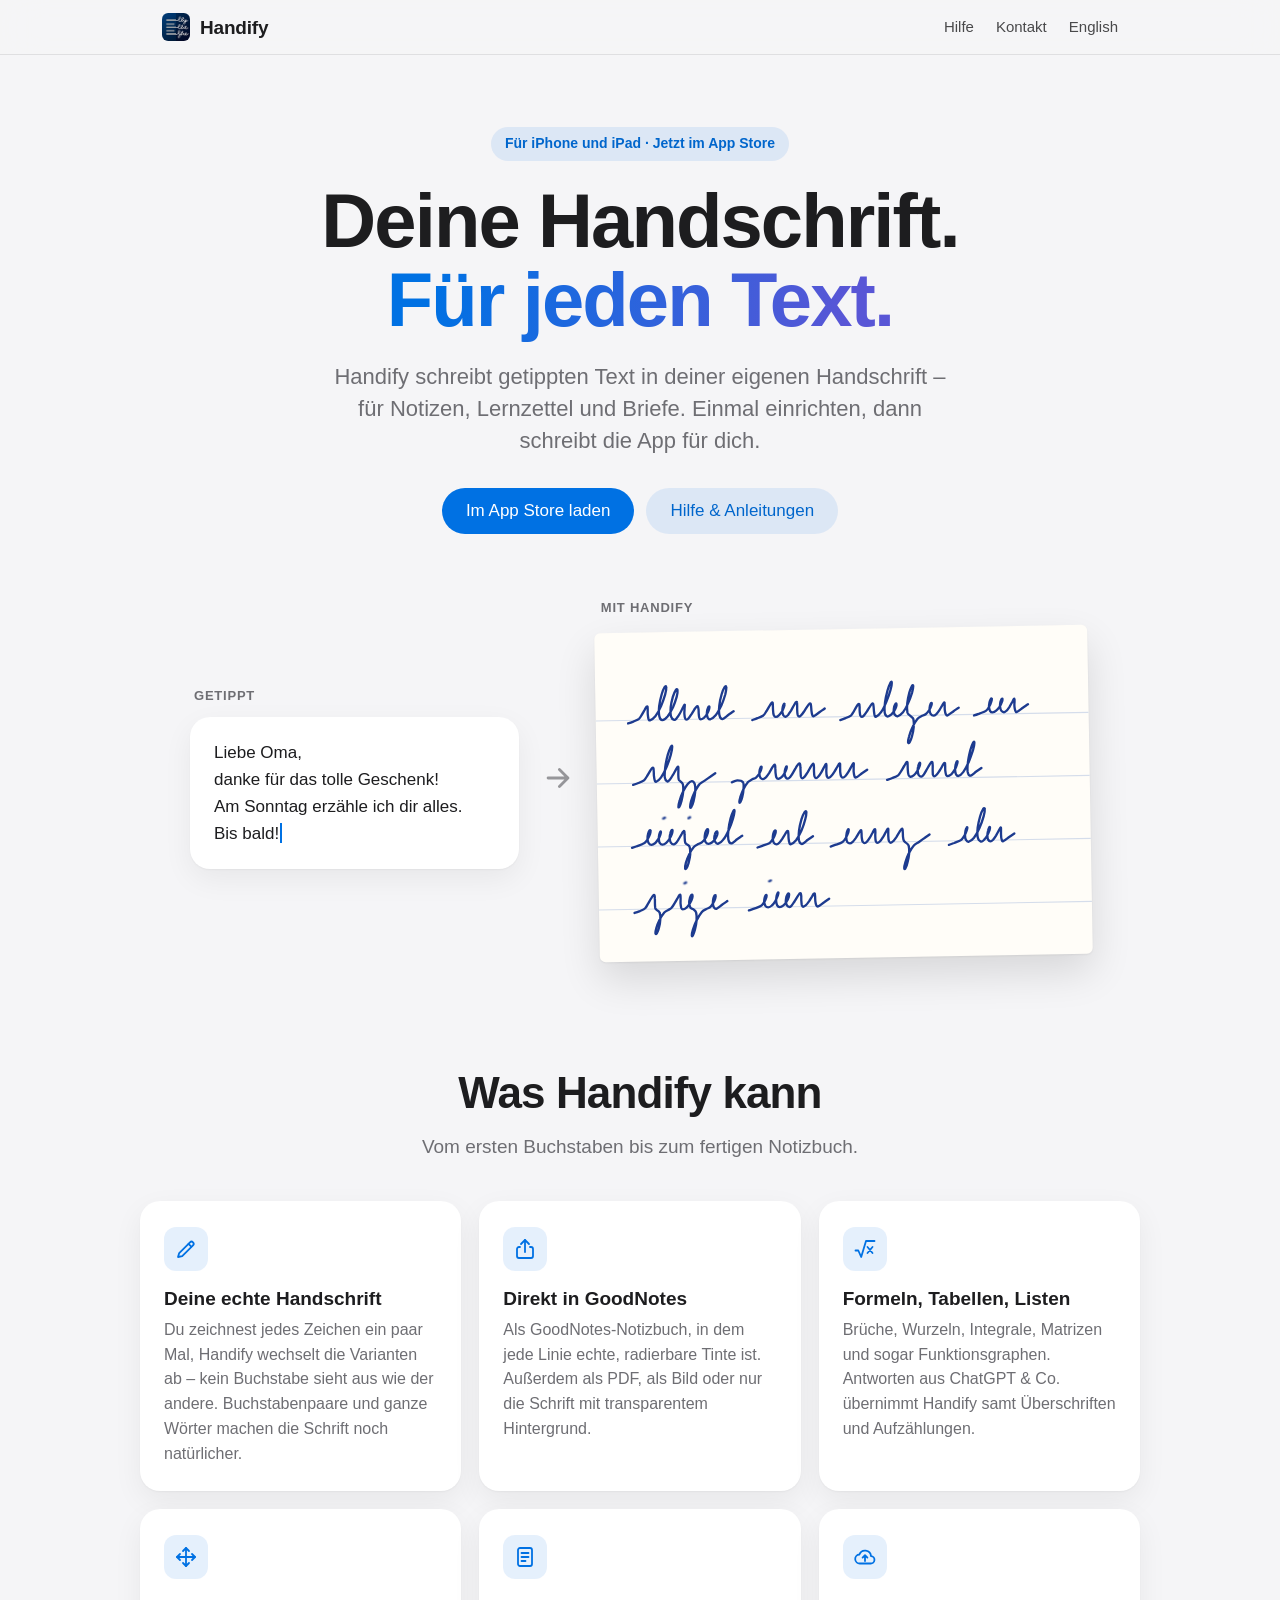
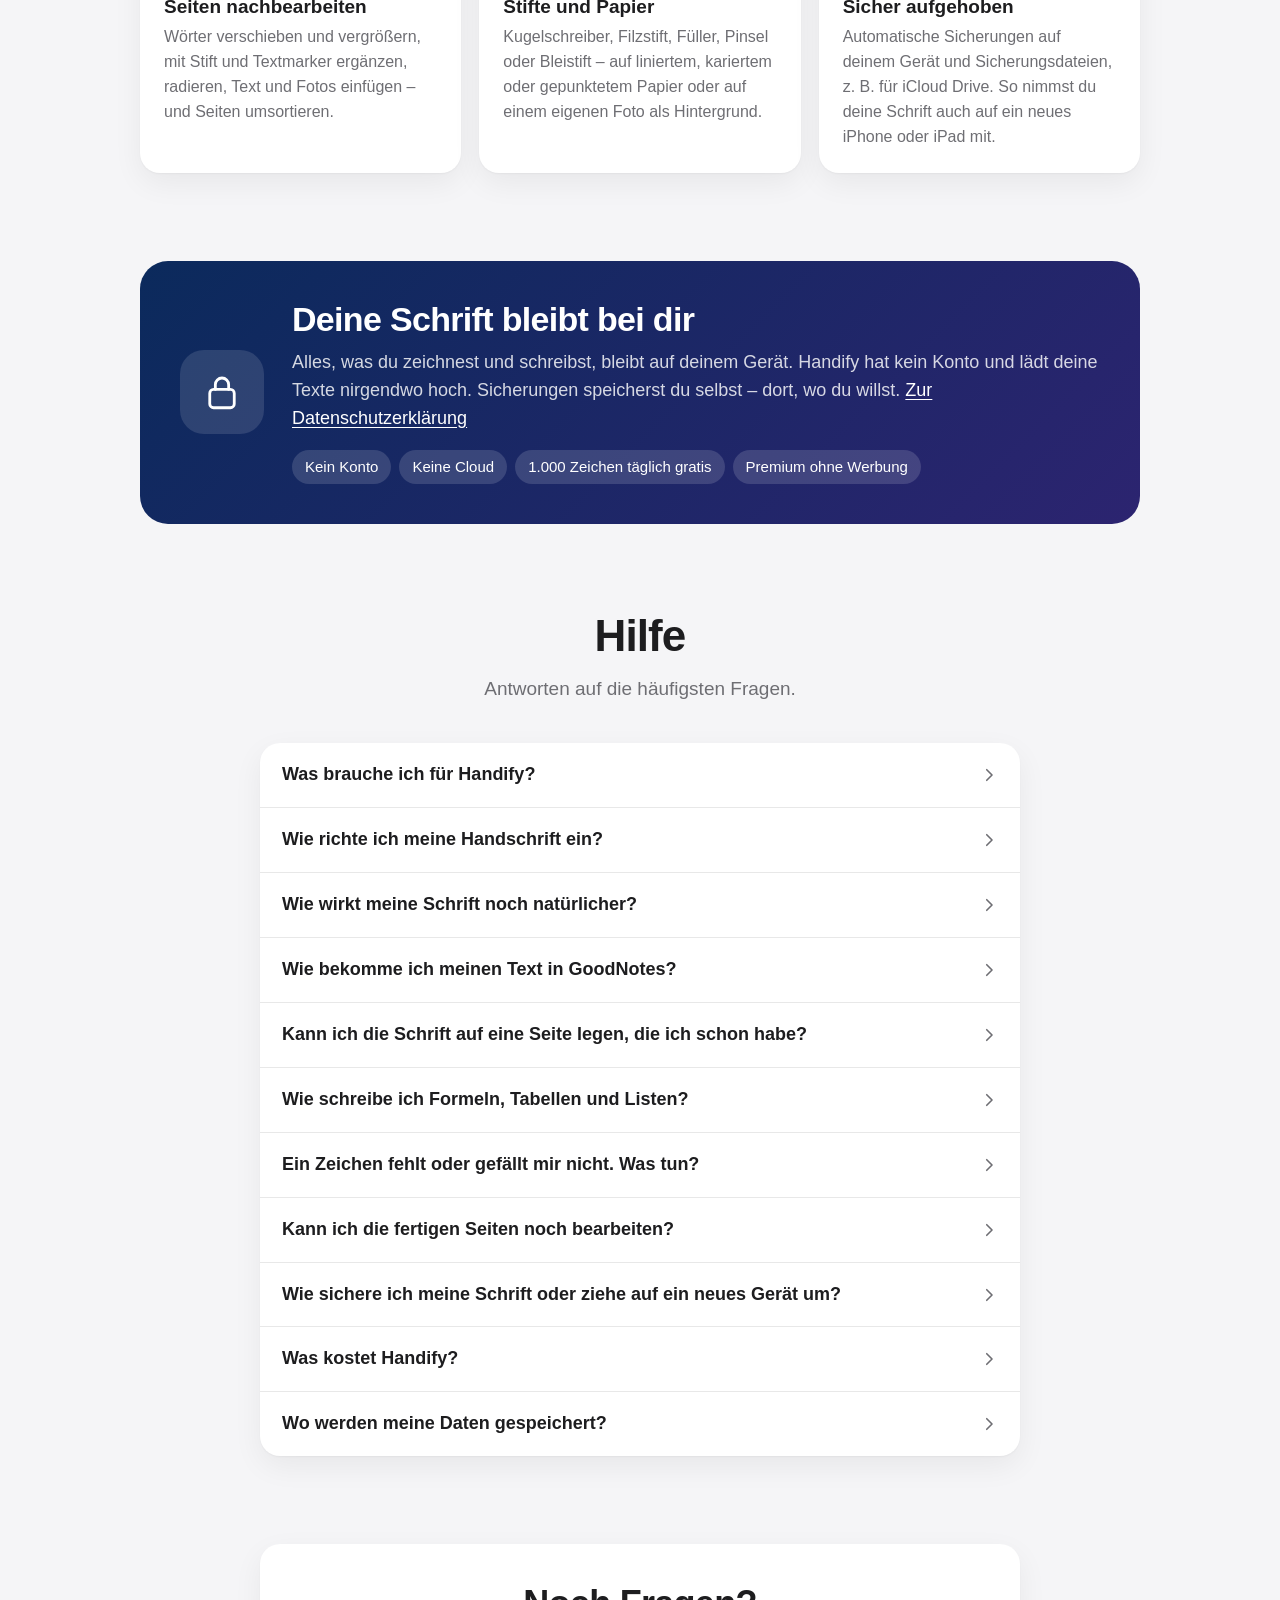
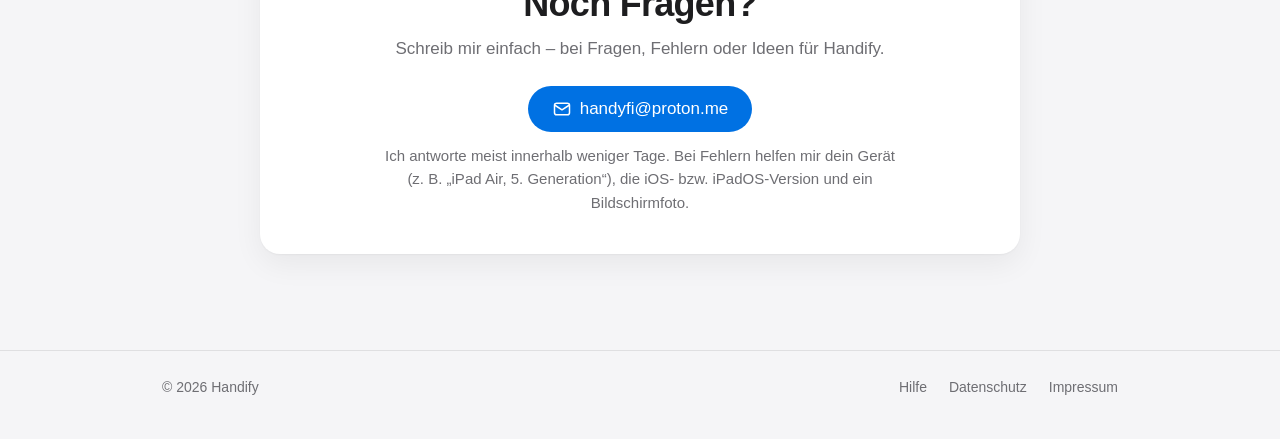
<file: index.html>
<!doctype html>
<html lang="de">
<head>
  <meta charset="utf-8">
  <meta name="viewport" content="width=device-width, initial-scale=1">
  <title>Handify – Deine Handschrift für jeden Text</title>
  <meta name="description" content="Handify schreibt getippten Text in deiner eigenen Handschrift – auf iPhone und iPad, als radierbares GoodNotes-Notizbuch, PDF oder Bild. Ohne Konto, ohne Cloud.">
  <meta name="theme-color" content="#f5f5f7" media="(prefers-color-scheme: light)">
  <meta name="theme-color" content="#000000" media="(prefers-color-scheme: dark)">
  <link rel="canonical" href="https://handifyapp.github.io/">
  <link rel="alternate" hreflang="de" href="https://handifyapp.github.io/">
  <link rel="alternate" hreflang="en" href="https://handifyapp.github.io/en/">
  <meta property="og:type" content="website">
  <meta property="og:site_name" content="Handify">
  <meta property="og:title" content="Handify – Deine Handschrift für jeden Text">
  <meta property="og:description" content="Getippter Text in deiner eigenen Handschrift – auf iPhone und iPad, als radierbares GoodNotes-Notizbuch, PDF oder Bild.">
  <meta property="og:url" content="https://handifyapp.github.io/">
  <meta property="og:image" content="https://handifyapp.github.io/og.png">
  <meta property="og:locale" content="de_DE">
  <meta name="twitter:card" content="summary_large_image">
  <link rel="icon" href="/favicon.svg" type="image/svg+xml">
  <link rel="icon" href="/favicon-32.png" sizes="32x32" type="image/png">
  <link rel="apple-touch-icon" href="/apple-touch-icon.png">
  <link rel="stylesheet" href="/style.css">
</head>
<body>
  <header class="topbar">
    <div class="wrap">
      <a class="brand" href="/">
        <img src="/favicon.svg" alt="" width="28" height="28">
        Handify
      </a>
      <nav class="nav" aria-label="Seitenbereiche">
        <a href="#hilfe">Hilfe</a>
        <a href="#kontakt">Kontakt</a>
        <a href="/en/" hreflang="en" lang="en">English</a>
      </nav>
    </div>
  </header>

  <main>
    <section class="hero wrap">
      <p class="eyebrow">Für iPhone und iPad · Jetzt im App Store</p>
      <h1>Deine Handschrift.<br><span class="gradient">Für jeden Text.</span></h1>
      <p class="lead">Handify schreibt getippten Text in deiner eigenen Handschrift – für Notizen, Lernzettel und Briefe. Einmal einrichten, dann schreibt die App für dich.</p>
      <div class="actions">
        <a class="button" href="https://apps.apple.com/de/app/handify/id6825266673">Im App Store laden</a>
        <a class="button secondary" href="#hilfe">Hilfe &amp; Anleitungen</a>
      </div>

      <div class="demo">
        <div>
          <p class="demo-label">Getippt</p>
          <div class="typed">
            <p>Liebe Oma,<br>danke für das tolle Geschenk!<br>Am Sonntag erzähle ich dir alles.<br>Bis bald!<span class="caret" aria-hidden="true"></span></p>
          </div>
        </div>
        <div class="arrow" aria-hidden="true">
          <svg viewBox="0 0 24 24" fill="none" stroke="currentColor" stroke-width="2" stroke-linecap="round" stroke-linejoin="round"><path d="M5 12h14M13 6l6 6-6 6"/></svg>
        </div>
        <div>
          <p class="demo-label">Mit Handify</p>
          <div class="paper">
            <svg viewBox="0 0 360 240" role="img" aria-label="Derselbe Text, mit der Hand geschrieben">
              <line class="rule" x1="0" x2="360" y1="64" y2="64"/>
              <line class="rule" x1="0" x2="360" y1="110" y2="110"/>
              <line class="rule" x1="0" x2="360" y1="156" y2="156"/>
              <line class="rule" x1="0" x2="360" y1="202" y2="202"/>
              <g class="ink"><path class="w" style="--len:289;--t:0.38s;--d:0.40s" d="M23.6 66.2C24.3 66 26.2 65.4 27.5 64.9C28.8 64.3 30.5 63.8 31.6 63C32.6 62.2 33.1 61 33.8 59.9C34.5 58.9 35.3 57.4 35.9 56.5C36.4 55.5 37 54.6 37.3 54.2C37.7 53.9 37.9 53.9 38 54.2C38.1 54.6 38.1 55.5 38.1 56.5C38.1 57.4 38 58.9 38.1 59.9C38.2 61 38.3 62.3 38.5 63C38.8 63.7 38.8 64.5 39.6 64.2C40.5 63.9 42.2 63 43.6 61.3C45 59.6 46.7 56.6 47.9 54C49.1 51.4 50.3 47.9 51 45.7C51.7 43.4 52 41.1 51.9 40.2C51.9 39.3 51.3 39.3 50.7 40.2C50.1 41.1 49.1 43.4 48.4 45.7C47.7 47.9 46.9 51.4 46.5 54C46.2 56.6 46.1 59.6 46.5 61.3C46.8 63 47.7 64.1 48.7 64.2C49.7 64.2 51.2 63.1 52.5 61.6C53.8 60 55.4 57.3 56.6 54.9C57.7 52.5 58.8 49.4 59.4 47.4C60 45.3 60.2 43.2 60.1 42.4C60 41.6 59.4 41.6 58.9 42.4C58.3 43.2 57.3 45.3 56.6 47.4C56 49.4 55.2 52.5 54.9 54.9C54.7 57.3 54.6 60 55 61.6C55.4 63.1 56.6 64 57.3 64.2C58 64.4 58.5 63.7 59.2 62.9C59.9 62.1 60.8 60.8 61.5 59.6C62.2 58.5 63 57 63.5 55.9C64.1 54.9 64.5 53.9 64.8 53.5C65.1 53.1 65.2 53.1 65.2 53.5C65.3 53.9 65.1 54.9 65 55.9C65 57 64.8 58.5 64.8 59.6C64.9 60.8 64.9 62.1 65.2 62.9C65.4 63.7 65.9 64.2 66.4 64.2C66.8 64.2 67.4 63.7 68 63C68.6 62.4 69.3 61.2 70 60.2C70.7 59.1 71.5 57.8 72.1 56.9C72.8 56 73.4 55.1 73.8 54.8C74.2 54.4 74.6 54.4 74.8 54.8C75 55.1 75.1 56 75.2 56.9C75.3 57.8 75.2 59.1 75.3 60.2C75.4 61.2 75.4 62.4 75.7 63C75.9 63.7 76 64.2 76.6 64.2C77.2 64.2 78.2 63.7 79 63.1C79.8 62.4 80.7 61.3 81.3 60.3C82 59.3 82.5 58.1 82.8 57.2C83.1 56.3 83.2 55.5 83.2 55.1C83.1 54.8 82.8 54.8 82.5 55.1C82.3 55.5 81.9 56.3 81.6 57.2C81.4 58.1 81.2 59.3 81.2 60.3C81.3 61.3 81.5 62.4 81.9 63.1C82.3 63.7 82.7 64.5 83.7 64.2C84.6 63.9 86.3 63 87.6 61.4C89 59.7 90.6 56.8 91.9 54.3C93.1 51.8 94.2 48.5 94.9 46.3C95.5 44 95.8 41.9 95.7 41C95.7 40.1 95.1 40.1 94.5 41C93.9 41.9 92.9 44 92.2 46.3C91.5 48.5 90.7 51.8 90.4 54.3C90.1 56.8 90 59.7 90.4 61.4C90.7 63 91.5 64.2 92.6 64.2C93.7 64.1 95.6 62.1 97 61.2C98.4 60.3 100.1 59.1 100.8 58.7"/><path class="w" style="--len:121;--t:0.16s;--d:0.83s" d="M114.3 65.3C114.9 65.1 116.8 64.6 118.1 64C119.5 63.5 121.3 62.9 122.4 62.1C123.5 61.2 124 60 124.8 58.9C125.6 57.7 126.4 56.3 127 55.3C127.7 54.3 128.2 53.3 128.6 52.9C129 52.5 129.2 52.5 129.4 52.9C129.5 53.3 129.5 54.3 129.5 55.3C129.5 56.3 129.5 57.7 129.6 58.9C129.6 60 129.8 61.3 130.1 62.1C130.4 62.8 130.7 63.3 131.3 63.3C132 63.4 133 62.9 133.7 62.2C134.5 61.6 135.4 60.4 136.1 59.4C136.7 58.4 137.3 57.1 137.6 56.2C137.9 55.3 138.1 54.4 138 54.1C138 53.7 137.8 53.7 137.5 54.1C137.3 54.4 136.9 55.3 136.7 56.2C136.5 57.1 136.3 58.4 136.3 59.4C136.4 60.4 136.6 61.6 137 62.2C137.4 62.9 138.1 63.4 138.7 63.3C139.3 63.3 139.8 62.8 140.5 62.1C141.1 61.3 141.9 60 142.7 58.9C143.4 57.7 144.2 56.2 144.8 55.2C145.4 54.2 146 53.3 146.3 52.9C146.7 52.5 147 52.5 147.1 52.9C147.3 53.3 147.2 54.2 147.2 55.2C147.3 56.2 147.1 57.7 147.2 58.9C147.2 60 147.3 61.3 147.5 62.1C147.7 62.8 148 63.3 148.5 63.3C148.9 63.4 149.6 62.9 150.2 62.2C150.9 61.6 151.7 60.4 152.4 59.4C153.1 58.4 153.9 57.1 154.5 56.2C155.1 55.4 155.7 54.5 156.1 54.2C156.5 53.8 156.8 53.8 157.1 54.2C157.3 54.5 157.3 55.4 157.4 56.2C157.5 57.1 157.5 58.4 157.6 59.4C157.7 60.4 157.8 61.6 158.1 62.2C158.4 62.9 158.3 63.7 159.2 63.3C160.1 63 162.2 61.3 163.6 60.3C164.9 59.4 166.7 58.3 167.3 57.8"/><path class="w" style="--len:302;--t:0.40s;--d:1.04s" d="M178.5 66.4C179.2 66.2 181.1 65.6 182.4 65.1C183.7 64.6 185.3 64 186.3 63.3C187.3 62.5 187.7 61.4 188.4 60.4C189 59.4 189.8 58.1 190.3 57.2C190.9 56.3 191.4 55.4 191.8 55.1C192.2 54.7 192.4 54.7 192.6 55.1C192.7 55.4 192.7 56.3 192.8 57.2C192.8 58.1 192.7 59.4 192.8 60.4C192.9 61.4 192.9 62.6 193.2 63.3C193.4 63.9 193.7 64.4 194.2 64.4C194.6 64.4 195.3 63.9 195.9 63.3C196.6 62.6 197.4 61.4 198.1 60.4C198.8 59.4 199.5 58.1 200.2 57.2C200.8 56.3 201.3 55.4 201.8 55C202.2 54.7 202.5 54.7 202.7 55C202.9 55.4 202.9 56.3 203 57.2C203.1 58.1 203.1 59.4 203.2 60.4C203.3 61.4 203.4 62.6 203.6 63.3C203.9 63.9 203.9 64.7 204.7 64.4C205.4 64.1 207 63.2 208.2 61.4C209.5 59.7 211.1 56.6 212.3 53.9C213.5 51.2 214.8 47.7 215.5 45.3C216.2 43 216.6 40.7 216.6 39.8C216.6 38.8 216.2 38.8 215.6 39.8C215.1 40.7 214.1 43 213.4 45.3C212.7 47.7 211.8 51.2 211.4 53.9C211 56.6 210.8 59.7 211 61.4C211.2 63.2 212.1 64.1 212.8 64.4C213.5 64.7 214.6 63.9 215.5 63.3C216.3 62.7 217.3 61.5 218 60.5C218.6 59.6 219.2 58.3 219.5 57.4C219.8 56.5 219.8 55.7 219.7 55.3C219.6 55 219.3 55 219 55.3C218.7 55.7 218.2 56.5 218 57.4C217.8 58.3 217.5 59.6 217.6 60.5C217.7 61.5 218 62.7 218.4 63.3C218.9 63.9 219.5 64.6 220.5 64.4C221.4 64.1 222.9 63.3 224.2 61.8C225.5 60.2 227.1 57.5 228.2 55.1C229.4 52.7 230.5 49.6 231.2 47.5C231.8 45.4 232.2 43.4 232.2 42.5C232.2 41.7 231.7 41.7 231.2 42.5C230.7 43.4 229.8 45.4 229.2 47.5C228.6 49.6 227.9 52.7 227.6 55.1C227.3 57.5 227.3 60.2 227.6 61.8C228 63.3 229.1 63.6 229.8 64.4C230.5 65.2 231.5 65.3 231.9 66.7C232.2 68.1 232.2 70.5 232 72.6C231.8 74.7 231.2 77.4 230.6 79.3C230.1 81.1 229.2 82.9 228.8 83.6C228.3 84.4 227.8 84.4 227.7 83.6C227.7 82.9 227.9 81.1 228.5 79.3C229 77.4 230 74.7 231.1 72.6C232.1 70.5 233.6 68.1 234.8 66.7C236 65.3 237.3 65 238.3 64.4C239.3 63.8 240.1 63.9 240.9 63.3C241.8 62.6 242.7 61.5 243.4 60.5C244.1 59.5 244.7 58.2 245 57.4C245.4 56.5 245.5 55.6 245.5 55.3C245.4 55 245.1 55 244.9 55.3C244.7 55.6 244.3 56.5 244.1 57.4C243.9 58.2 243.7 59.5 243.8 60.5C243.9 61.5 244.2 62.6 244.7 63.3C245.1 63.9 246 64.4 246.6 64.4C247.3 64.4 248 63.9 248.7 63.3C249.4 62.6 250.3 61.4 251 60.4C251.7 59.4 252.4 58.1 253 57.2C253.5 56.3 254 55.4 254.3 55.1C254.6 54.7 254.7 54.7 254.8 55.1C254.9 55.4 254.8 56.3 254.9 57.2C254.9 58.1 254.8 59.4 254.9 60.4C255 61.4 255.2 62.6 255.5 63.3C255.9 63.9 255.9 64.7 256.9 64.4C257.9 64.1 259.9 62.3 261.3 61.4C262.7 60.5 264.4 59.3 265.1 58.9"/><path class="w" style="--len:95;--t:0.12s;--d:1.49s" d="M276.2 64.8C276.9 64.6 278.7 64 280.1 63.5C281.6 62.9 283.7 62.4 284.9 61.6C286.1 60.8 286.7 59.6 287.3 58.6C288 57.5 288.6 56.1 288.9 55.1C289.3 54.2 289.4 53.3 289.3 52.9C289.3 52.5 288.9 52.5 288.7 52.9C288.4 53.3 287.9 54.2 287.7 55.1C287.5 56.1 287.2 57.5 287.2 58.6C287.3 59.6 287.5 60.9 287.9 61.6C288.3 62.3 289 62.8 289.7 62.8C290.5 62.8 291.6 62.3 292.4 61.6C293.3 60.9 294.3 59.7 295 58.7C295.7 57.6 296.4 56.2 296.7 55.3C297.1 54.4 297.2 53.5 297.1 53.1C297.1 52.8 296.8 52.8 296.5 53.1C296.3 53.5 295.8 54.4 295.6 55.3C295.4 56.2 295.2 57.6 295.3 58.7C295.4 59.7 295.6 60.9 296.1 61.6C296.6 62.3 297.5 62.8 298.1 62.8C298.8 62.8 299.4 62.3 300.1 61.6C300.8 61 301.6 59.8 302.3 58.8C302.9 57.7 303.6 56.4 304.2 55.5C304.7 54.6 305.1 53.7 305.4 53.4C305.7 53 305.8 53 305.9 53.4C306 53.7 305.9 54.6 305.9 55.5C305.8 56.4 305.7 57.7 305.8 58.8C305.9 59.8 306 61 306.3 61.6C306.6 62.3 306.6 63.1 307.5 62.8C308.5 62.5 310.6 60.7 311.9 59.8C313.3 58.9 315 57.7 315.7 57.3"/><path class="w" style="--len:223;--t:0.29s;--d:1.66s" d="M26.5 111.1C27.2 110.9 29.1 110.3 30.4 109.8C31.8 109.3 33.5 108.7 34.5 107.9C35.6 107 36.1 105.9 36.8 104.8C37.6 103.7 38.4 102.3 39 101.3C39.6 100.3 40.2 99.4 40.6 99C41 98.6 41.3 98.6 41.5 99C41.7 99.4 41.7 100.3 41.7 101.3C41.8 102.3 41.7 103.7 41.8 104.8C41.9 105.9 42 107.2 42.3 107.9C42.5 108.6 42.6 109.4 43.4 109.1C44.2 108.8 45.7 107.8 47 106C48.3 104.2 50 101.1 51.2 98.3C52.4 95.6 53.7 91.9 54.4 89.5C55.1 87.1 55.5 84.7 55.5 83.8C55.6 82.8 55.1 82.8 54.5 83.8C54 84.7 53 87.1 52.2 89.5C51.5 91.9 50.6 95.6 50.2 98.3C49.8 101.1 49.5 104.2 49.7 106C49.9 107.8 50.9 108.8 51.5 109.1C52.1 109.4 52.6 108.6 53.3 107.8C54 107.1 54.8 105.8 55.5 104.6C56.3 103.5 57 102 57.6 101C58.2 100 58.7 99.1 59.1 98.7C59.4 98.3 59.6 98.3 59.7 98.7C59.8 99.1 59.7 100 59.7 101C59.7 102 59.6 103.5 59.6 104.6C59.6 105.8 59.7 107.1 59.9 107.8C60.2 108.6 60.5 108.5 61 109.1C61.5 109.7 62.5 110 62.8 111.3C63.1 112.6 63.1 115 62.9 117C62.7 119 62.1 121.6 61.6 123.4C61.1 125.2 60.4 126.9 60 127.6C59.6 128.3 59.2 128.3 59.3 127.6C59.3 126.9 59.6 125.2 60.2 123.4C60.7 121.6 61.7 119 62.7 117C63.7 115 65.1 112.6 66.2 111.3C67.3 110 68.5 109.1 69.3 109.1C70.2 109.1 71.1 110 71.5 111.4C71.8 112.7 71.9 115.1 71.7 117.1C71.5 119.2 70.9 121.9 70.4 123.7C69.9 125.5 69.1 127.3 68.7 128C68.2 128.7 67.8 128.7 67.8 128C67.8 127.3 68.1 125.5 68.6 123.7C69.2 121.9 70.2 119.2 71.3 117.1C72.4 115.1 73.8 112.7 75 111.4C76.2 110 77.2 110 78.5 109.1C79.8 108.2 81.5 107 82.9 106.1C84.2 105.2 86 104 86.6 103.6"/><path class="w" style="--len:265;--t:0.35s;--d:2.01s" d="M98.6 110.5C99.2 110.3 101.1 109.3 102.5 109.2C103.8 109.2 105.9 109.5 106.7 110.5C107.5 111.6 107.1 113.8 107 115.6C106.9 117.4 106.4 119.7 106 121.3C105.6 122.9 104.9 124.4 104.6 125C104.2 125.7 103.8 125.7 103.8 125C103.8 124.4 104.1 122.9 104.6 121.3C105.2 119.7 106.1 117.4 107 115.6C108 113.8 109.3 111.7 110.4 110.5C111.5 109.4 112.6 109.1 113.6 108.5C114.5 108 115.3 108.1 116.1 107.5C117 106.8 117.9 105.7 118.6 104.7C119.2 103.8 119.8 102.5 120.1 101.6C120.4 100.8 120.5 100 120.5 99.6C120.4 99.3 120.1 99.3 119.9 99.6C119.7 100 119.3 100.8 119.1 101.6C118.9 102.5 118.7 103.8 118.8 104.7C118.8 105.7 119.1 106.8 119.5 107.5C120 108.1 120.8 108.6 121.4 108.5C122.1 108.5 122.7 108 123.5 107.3C124.2 106.6 125.1 105.3 125.9 104.2C126.6 103.1 127.4 101.7 128 100.7C128.7 99.7 129.2 98.8 129.6 98.4C130 98 130.2 98 130.3 98.4C130.5 98.8 130.5 99.7 130.5 100.7C130.6 101.7 130.5 103.1 130.6 104.2C130.7 105.3 130.8 106.6 131.1 107.3C131.4 108 131.8 108.5 132.4 108.5C133 108.6 134 108.1 134.7 107.5C135.5 106.9 136.4 105.8 137 104.8C137.6 103.9 138.2 102.6 138.5 101.8C138.8 101 138.9 100.2 138.9 99.8C138.9 99.5 138.6 99.5 138.4 99.8C138.2 100.2 137.8 101 137.6 101.8C137.4 102.6 137.2 103.9 137.2 104.8C137.3 105.8 137.5 106.9 137.9 107.5C138.3 108.1 139 108.6 139.6 108.5C140.2 108.5 140.6 108 141.3 107.3C141.9 106.5 142.8 105.2 143.5 104C144.2 102.9 145.1 101.3 145.7 100.3C146.4 99.3 147 98.3 147.5 97.9C148 97.5 148.3 97.5 148.5 97.9C148.7 98.3 148.8 99.3 148.8 100.3C148.9 101.3 148.8 102.9 148.9 104C148.9 105.2 148.9 106.5 149.1 107.3C149.3 108 149.6 108.5 150 108.5C150.5 108.6 151.1 108 151.8 107.3C152.4 106.6 153.2 105.3 154 104.2C154.7 103.1 155.5 101.6 156.1 100.6C156.7 99.6 157.3 98.7 157.7 98.3C158.1 97.9 158.3 97.9 158.5 98.3C158.7 98.7 158.6 99.6 158.7 100.6C158.7 101.6 158.6 103.1 158.7 104.2C158.7 105.3 158.8 106.6 159 107.3C159.2 108 159.5 108.5 160 108.5C160.5 108.6 161.1 108.1 161.8 107.3C162.5 106.6 163.3 105.4 164 104.3C164.7 103.2 165.4 101.8 166 100.8C166.5 99.9 167 98.9 167.3 98.6C167.6 98.2 167.7 98.2 167.8 98.6C167.9 98.9 167.8 99.9 167.8 100.8C167.8 101.8 167.6 103.2 167.7 104.3C167.7 105.4 167.8 106.6 168 107.3C168.3 108.1 168.6 108.6 169.1 108.5C169.7 108.5 170.4 108 171.1 107.3C171.9 106.6 172.8 105.3 173.5 104.2C174.3 103.1 175 101.6 175.7 100.6C176.3 99.7 176.8 98.7 177.1 98.3C177.5 97.9 177.6 97.9 177.8 98.3C177.9 98.7 177.8 99.7 177.8 100.6C177.8 101.6 177.8 103.1 177.8 104.2C177.9 105.3 178 106.6 178.3 107.3C178.6 108 179.1 108.5 179.6 108.5C180.1 108.6 180.9 108 181.6 107.3C182.3 106.6 183.2 105.3 183.9 104.2C184.6 103.1 185.4 101.6 185.9 100.7C186.5 99.7 187 98.7 187.3 98.3C187.6 98 187.7 98 187.8 98.3C187.9 98.7 187.7 99.7 187.7 100.7C187.7 101.6 187.6 103.1 187.6 104.2C187.7 105.3 187.8 106.6 188.1 107.3C188.3 108 188.4 108.8 189.3 108.5C190.2 108.3 192.3 106.5 193.7 105.5C195.1 104.6 196.8 103.5 197.5 103"/><path class="w" style="--len:208;--t:0.27s;--d:2.40s" d="M211.9 110.7C212.5 110.5 214.4 110 215.8 109.4C217.1 108.9 218.9 108.3 220 107.5C221.1 106.6 221.7 105.4 222.4 104.3C223.2 103.1 224 101.6 224.7 100.6C225.3 99.6 225.9 98.6 226.2 98.2C226.6 97.8 226.8 97.8 227 98.2C227.1 98.6 227.1 99.6 227.1 100.6C227.1 101.6 227.1 103.1 227.2 104.3C227.2 105.4 227.4 106.7 227.7 107.5C228 108.2 228.3 108.7 228.9 108.7C229.6 108.8 230.7 108.3 231.6 107.6C232.5 106.9 233.4 105.6 234.1 104.5C234.8 103.5 235.5 102.1 235.8 101.1C236.2 100.2 236.3 99.3 236.2 98.9C236.2 98.5 235.9 98.5 235.7 98.9C235.4 99.3 235 100.2 234.8 101.1C234.5 102.1 234.3 103.5 234.4 104.5C234.4 105.6 234.7 106.9 235.1 107.6C235.6 108.3 236.5 108.8 237 108.7C237.6 108.7 238 108.2 238.6 107.5C239.2 106.8 239.9 105.5 240.6 104.3C241.3 103.2 242.1 101.8 242.7 100.8C243.3 99.8 243.9 98.8 244.3 98.4C244.7 98 245 98 245.2 98.4C245.3 98.8 245.3 99.8 245.4 100.8C245.4 101.8 245.3 103.2 245.3 104.3C245.3 105.5 245.3 106.8 245.4 107.5C245.6 108.2 245.8 108.7 246.2 108.7C246.7 108.8 247.4 108.3 248.1 107.6C248.8 106.9 249.6 105.7 250.3 104.7C251 103.7 251.8 102.3 252.3 101.4C252.9 100.5 253.4 99.6 253.7 99.2C254.1 98.9 254.2 98.9 254.4 99.2C254.5 99.6 254.4 100.5 254.5 101.4C254.5 102.3 254.4 103.7 254.5 104.7C254.6 105.7 254.7 106.9 255 107.6C255.3 108.3 255.5 108.8 256.2 108.7C256.8 108.7 257.9 108.2 258.8 107.5C259.6 106.7 260.6 105.4 261.3 104.3C262 103.1 262.7 101.6 263 100.6C263.4 99.6 263.6 98.6 263.6 98.2C263.6 97.8 263.3 97.8 263 98.2C262.8 98.6 262.4 99.6 262.1 100.6C261.9 101.6 261.6 103.1 261.7 104.3C261.7 105.4 261.9 106.7 262.3 107.5C262.7 108.2 263.2 109 264.1 108.7C265 108.5 266.4 107.5 267.7 105.8C269 104.1 270.6 101.1 271.8 98.5C273 95.8 274.2 92.4 275 90.1C275.7 87.8 276.1 85.5 276.1 84.6C276.1 83.7 275.7 83.7 275.2 84.6C274.7 85.5 273.7 87.8 273 90.1C272.4 92.4 271.5 95.8 271.2 98.5C270.8 101.1 270.6 104.1 270.8 105.8C271.1 107.5 271.7 108.8 272.7 108.7C273.7 108.7 275.7 106.7 277.1 105.7C278.5 104.8 280.2 103.7 280.9 103.2"/><path class="w" style="--len:279;--t:0.37s;--d:2.73s" d="M24.9 157.1C25.5 156.9 27.3 156.3 28.8 155.8C30.3 155.3 32.6 154.7 33.8 153.8C35.1 153 35.8 151.8 36.6 150.6C37.3 149.5 37.9 148 38.3 147C38.6 146 38.7 145 38.6 144.6C38.6 144.2 38.2 144.2 37.9 144.6C37.6 145 37.1 146 36.8 147C36.5 148 36.3 149.5 36.3 150.6C36.4 151.8 36.6 153.1 37.1 153.8C37.6 154.6 38.4 155.1 39.2 155.1C40 155.1 40.9 154.6 41.7 154C42.5 153.3 43.4 152.1 44.1 151.1C44.8 150.1 45.4 148.8 45.7 147.9C46 147 46.2 146.1 46.2 145.8C46.2 145.4 45.9 145.4 45.7 145.8C45.5 146.1 45.1 147 44.9 147.9C44.7 148.8 44.5 150.1 44.6 151.1C44.6 152.1 44.8 153.3 45.3 154C45.7 154.6 46.3 155.1 47.1 155.1C47.8 155.1 49 154.6 49.9 153.8C50.8 153.1 51.8 151.8 52.5 150.7C53.3 149.5 53.9 148.1 54.3 147.1C54.6 146.1 54.7 145.1 54.7 144.7C54.6 144.3 54.3 144.3 54 144.7C53.7 145.1 53.2 146.1 53 147.1C52.7 148.1 52.5 149.5 52.5 150.7C52.6 151.8 52.8 153.1 53.3 153.8C53.8 154.6 54.7 155.1 55.3 155.1C56 155.1 56.4 154.6 57.1 154C57.7 153.3 58.5 152.1 59.2 151.1C59.9 150.1 60.6 148.7 61.2 147.8C61.7 146.9 62.2 146 62.6 145.7C62.9 145.3 63.1 145.3 63.3 145.7C63.4 146 63.4 146.9 63.4 147.8C63.5 148.7 63.4 150.1 63.5 151.1C63.5 152.1 63.6 153.3 63.8 154C64.1 154.6 64.4 154.6 64.9 155.1C65.4 155.6 66.6 156 67 157.2C67.4 158.5 67.4 160.7 67.3 162.6C67.1 164.5 66.5 167 66 168.7C65.5 170.4 64.8 172 64.3 172.7C63.9 173.3 63.4 173.3 63.4 172.7C63.3 172 63.5 170.4 64 168.7C64.5 167 65.5 164.5 66.5 162.6C67.5 160.7 68.8 158.5 70 157.2C71.1 156 72.3 155.7 73.3 155.1C74.3 154.5 75.2 154.6 76.1 153.8C77 153.1 78 151.8 78.8 150.7C79.5 149.6 80.1 148.1 80.4 147.1C80.7 146.1 80.7 145.1 80.6 144.7C80.5 144.3 80.1 144.3 79.7 144.7C79.4 145.1 78.8 146.1 78.5 147.1C78.3 148.1 78 149.6 78 150.7C78 151.8 78.3 153.1 78.7 153.8C79.2 154.6 80 155.1 80.8 155.1C81.6 155.1 82.6 154.7 83.5 154C84.3 153.4 85.2 152.3 85.9 151.4C86.5 150.4 87 149.2 87.3 148.4C87.5 147.5 87.5 146.7 87.4 146.4C87.3 146 86.9 146 86.5 146.4C86.2 146.7 85.7 147.5 85.5 148.4C85.2 149.2 85 150.4 85 151.4C85.1 152.3 85.4 153.4 85.9 154C86.3 154.7 86.9 155.4 87.9 155.1C88.9 154.8 90.3 153.9 91.6 152.2C93 150.6 94.6 147.6 95.8 145C97.1 142.4 98.3 139 99 136.8C99.7 134.5 100.1 132.3 100.2 131.4C100.2 130.5 99.8 130.5 99.3 131.4C98.8 132.3 97.9 134.5 97.2 136.8C96.6 139 95.8 142.4 95.5 145C95.1 147.6 95 150.6 95.3 152.2C95.6 153.9 96.2 155.1 97.3 155.1C98.4 155.1 100.4 153 101.7 152.1C103.1 151.2 104.8 150 105.5 149.6"/><path class="w" style="--len:127;--t:0.17s;--d:3.14s" d="M116.5 158.4C117.1 158.2 118.9 157.6 120.4 157.1C121.9 156.6 124.1 156 125.4 155.2C126.6 154.4 127.3 153.2 128 152.1C128.7 151 129.3 149.6 129.6 148.7C130 147.7 130 146.8 129.9 146.4C129.9 146 129.5 146 129.2 146.4C128.9 146.8 128.4 147.7 128.1 148.7C127.9 149.6 127.7 151 127.7 152.1C127.8 153.2 128 154.5 128.5 155.2C129 155.9 129.9 156.4 130.5 156.4C131.2 156.4 131.7 155.9 132.4 155.2C133.1 154.6 133.9 153.4 134.6 152.4C135.3 151.3 136.1 150 136.7 149.1C137.3 148.2 137.8 147.3 138.2 146.9C138.6 146.6 138.8 146.6 139 146.9C139.1 147.3 139.1 148.2 139.2 149.1C139.2 150 139.2 151.3 139.3 152.4C139.4 153.4 139.5 154.6 139.8 155.2C140 155.9 140.1 156.7 140.9 156.4C141.7 156.1 143.4 155.2 144.7 153.6C146 151.9 147.6 149 148.8 146.5C150 143.9 151.1 140.6 151.7 138.4C152.4 136.1 152.6 134 152.6 133.1C152.5 132.2 151.9 132.2 151.3 133.1C150.7 134 149.6 136.1 148.9 138.4C148.2 140.6 147.4 143.9 147 146.5C146.7 149 146.5 151.9 146.8 153.6C147.2 155.2 147.9 156.4 148.9 156.4C150 156.4 152 154.3 153.3 153.4C154.7 152.5 156.5 151.3 157.1 150.9"/><path class="w" style="--len:194;--t:0.26s;--d:3.36s" d="M169.9 158.6C170.6 158.4 172.3 157.8 173.8 157.3C175.3 156.8 177.4 156.2 178.6 155.4C179.9 154.5 180.5 153.4 181.2 152.2C181.9 151.1 182.5 149.7 182.9 148.7C183.2 147.7 183.3 146.8 183.3 146.4C183.3 146 183 146 182.7 146.4C182.5 146.8 182 147.7 181.8 148.7C181.6 149.7 181.3 151.1 181.4 152.2C181.4 153.4 181.6 154.6 182 155.4C182.5 156.1 183.3 156.6 183.9 156.6C184.6 156.6 185.3 156.1 186 155.5C186.8 154.8 187.6 153.6 188.4 152.6C189.1 151.6 189.9 150.3 190.4 149.4C191 148.5 191.5 147.6 191.8 147.3C192.2 146.9 192.3 146.9 192.4 147.3C192.6 147.6 192.5 148.5 192.6 149.4C192.6 150.3 192.6 151.6 192.7 152.6C192.8 153.6 193 154.8 193.3 155.5C193.7 156.1 194.2 156.6 194.7 156.6C195.3 156.6 195.9 156.1 196.5 155.4C197.2 154.7 198 153.5 198.7 152.4C199.4 151.3 200.1 149.9 200.7 149C201.2 148 201.7 147.1 202 146.7C202.4 146.4 202.5 146.4 202.6 146.7C202.7 147.1 202.7 148 202.7 149C202.6 149.9 202.5 151.3 202.6 152.4C202.6 153.5 202.7 154.7 202.9 155.4C203.2 156.1 203.5 156.6 204 156.6C204.5 156.6 205.3 156.1 206 155.4C206.7 154.7 207.5 153.4 208.3 152.3C209 151.2 209.7 149.8 210.3 148.8C210.9 147.9 211.3 146.9 211.6 146.6C211.9 146.2 212.1 146.2 212.2 146.6C212.2 146.9 212.1 147.9 212.1 148.8C212.1 149.8 212 151.2 212.1 152.3C212.1 153.4 212.2 154.7 212.5 155.4C212.8 156.1 213.2 156.6 213.8 156.6C214.3 156.6 215 156.1 215.7 155.4C216.5 154.7 217.3 153.5 218.1 152.4C218.8 151.3 219.6 149.9 220.2 149C220.9 148 221.4 147.1 221.8 146.7C222.2 146.3 222.4 146.3 222.5 146.7C222.7 147.1 222.7 148 222.7 149C222.8 149.9 222.7 151.3 222.8 152.4C222.9 153.5 223.1 154.7 223.4 155.4C223.7 156.1 224.1 156 224.6 156.6C225.2 157.2 226.4 157.5 226.8 158.9C227.2 160.2 227.2 162.6 227.1 164.6C226.9 166.6 226.3 169.3 225.8 171.1C225.4 172.9 224.6 174.7 224.2 175.4C223.7 176.1 223.3 176.1 223.3 175.4C223.3 174.7 223.6 172.9 224.2 171.1C224.8 169.3 225.8 166.6 226.8 164.6C227.9 162.6 229.4 160.2 230.6 158.9C231.8 157.5 232.8 157.5 234.1 156.6C235.4 155.7 237.1 154.5 238.5 153.6C239.8 152.7 241.6 151.5 242.2 151.1"/><path class="w" style="--len:155;--t:0.20s;--d:3.67s" d="M256.2 158.9C256.9 158.7 258.6 158.1 260.1 157.6C261.6 157 263.7 156.5 265 155.6C266.2 154.8 266.8 153.6 267.6 152.4C268.3 151.3 269 149.8 269.3 148.8C269.7 147.8 269.9 146.9 269.9 146.5C269.9 146.1 269.6 146.1 269.4 146.5C269.1 146.9 268.7 147.8 268.5 148.8C268.3 149.8 268 151.3 268.1 152.4C268.1 153.6 268.3 154.9 268.8 155.6C269.2 156.4 269.7 157.1 270.7 156.9C271.6 156.6 273.2 155.7 274.6 154C275.9 152.3 277.6 149.4 278.8 146.8C280.1 144.2 281.2 140.9 281.9 138.6C282.6 136.3 282.9 134.1 282.8 133.2C282.8 132.4 282.2 132.4 281.6 133.2C281 134.1 280 136.3 279.3 138.6C278.6 140.9 277.8 144.2 277.4 146.8C277.1 149.4 277 152.3 277.4 154C277.7 155.7 278.8 156.6 279.6 156.9C280.3 157.1 281.2 156.4 282 155.6C282.8 154.9 283.7 153.6 284.3 152.5C285 151.4 285.6 149.9 286 148.9C286.3 147.9 286.5 147 286.4 146.6C286.4 146.2 286.1 146.2 285.9 146.6C285.7 147 285.2 147.9 285 148.9C284.7 149.9 284.4 151.4 284.4 152.5C284.4 153.6 284.6 154.9 284.9 155.6C285.3 156.4 286 156.9 286.6 156.9C287.2 156.9 287.8 156.4 288.5 155.7C289.1 155 290 153.8 290.7 152.7C291.3 151.7 292.1 150.3 292.6 149.4C293.2 148.5 293.6 147.6 293.9 147.2C294.2 146.8 294.4 146.8 294.4 147.2C294.5 147.6 294.4 148.5 294.4 149.4C294.4 150.3 294.3 151.7 294.4 152.7C294.4 153.8 294.5 155 294.8 155.7C295 156.4 295 157.2 295.9 156.9C296.9 156.6 299 154.8 300.3 153.9C301.7 153 303.5 151.8 304.1 151.4"/><path class="w" style="--len:217;--t:0.29s;--d:3.92s" d="M25.9 204.6C26.6 204.4 28.5 203.8 29.8 203.3C31.1 202.7 32.7 202.2 33.7 201.3C34.7 200.4 35.1 199.2 35.9 198C36.6 196.9 37.4 195.4 38.1 194.4C38.7 193.3 39.3 192.4 39.8 192C40.2 191.6 40.5 191.6 40.7 192C40.9 192.4 40.9 193.3 40.9 194.4C41 195.4 40.9 196.9 40.9 198C40.9 199.2 40.9 200.5 41.1 201.3C41.3 202 41.5 202 42 202.6C42.5 203.1 43.8 203.4 44.2 204.6C44.7 205.9 44.8 208 44.6 209.9C44.5 211.8 44 214.2 43.5 215.9C43.1 217.5 42.3 219.1 41.9 219.7C41.4 220.4 41 220.4 40.9 219.7C40.9 219.1 41.1 217.5 41.6 215.9C42.1 214.2 43.1 211.8 44.1 209.9C45.1 208 46.5 205.9 47.6 204.6C48.8 203.4 50.2 203.1 51.1 202.6C52 202 52.3 202 53 201.3C53.6 200.6 54.5 199.3 55.2 198.1C56 197 56.8 195.5 57.4 194.5C58 193.5 58.5 192.5 58.9 192.1C59.3 191.7 59.5 191.7 59.6 192.1C59.7 192.5 59.7 193.5 59.7 194.5C59.7 195.5 59.6 197 59.6 198.1C59.7 199.3 59.8 200.6 60 201.3C60.3 202 60.5 202.6 61.1 202.6C61.8 202.6 63 202.1 63.9 201.3C64.8 200.6 65.8 199.3 66.5 198.1C67.2 197 67.9 195.5 68.2 194.5C68.5 193.6 68.5 192.6 68.4 192.2C68.3 191.8 67.9 191.8 67.6 192.2C67.3 192.6 66.7 193.6 66.5 194.5C66.2 195.5 65.9 197 65.9 198.1C66 199.3 66.2 200.6 66.7 201.3C67.1 202.1 68 202 68.7 202.6C69.4 203.2 70.4 203.5 70.8 204.9C71.2 206.3 71.2 208.7 71.1 210.8C70.9 212.9 70.3 215.6 69.8 217.5C69.3 219.3 68.6 221.1 68.2 221.8C67.8 222.5 67.4 222.5 67.4 221.8C67.4 221.1 67.7 219.3 68.3 217.5C69 215.6 70 212.9 71.1 210.8C72.2 208.7 73.7 206.3 74.9 204.9C76.1 203.5 77.4 203.2 78.4 202.6C79.4 202 80.1 202.1 81 201.4C81.8 200.7 82.8 199.5 83.4 198.4C84.1 197.4 84.7 196 85 195C85.3 194.1 85.4 193.2 85.3 192.8C85.3 192.5 84.9 192.5 84.6 192.8C84.3 193.2 83.9 194.1 83.6 195C83.4 196 83.1 197.4 83.2 198.4C83.2 199.5 83.4 200.7 83.8 201.4C84.2 202.1 84.7 202.9 85.7 202.6C86.7 202.3 88.7 200.5 90.1 199.6C91.5 198.7 93.2 197.5 93.8 197.1"/><path class="w" style="--len:147;--t:0.19s;--d:4.26s" d="M109.4 204.2C110.1 204 111.8 203.4 113.3 202.9C114.8 202.4 116.9 201.9 118.1 201.1C119.4 200.4 119.9 199.4 120.6 198.4C121.3 197.5 121.8 196.2 122.1 195.4C122.5 194.6 122.5 193.7 122.5 193.4C122.4 193.1 122.1 193.1 121.8 193.4C121.6 193.7 121.2 194.6 121 195.4C120.8 196.2 120.6 197.5 120.7 198.4C120.8 199.4 121.1 200.5 121.5 201.1C122 201.8 122.8 202.2 123.5 202.2C124.3 202.2 125.3 201.7 126.2 200.9C127.1 200.2 128.1 198.8 128.8 197.7C129.5 196.6 130.2 195 130.6 194C131 193 131.1 192.1 131.2 191.7C131.2 191.3 130.9 191.3 130.7 191.7C130.5 192.1 130 193 129.8 194C129.6 195 129.4 196.6 129.4 197.7C129.5 198.8 129.7 200.2 130.1 200.9C130.5 201.7 131.2 202.2 132 202.2C132.7 202.2 133.8 201.7 134.7 201C135.5 200.4 136.5 199.2 137.1 198.1C137.8 197.1 138.4 195.7 138.7 194.8C138.9 193.9 139 193 138.9 192.6C138.7 192.3 138.3 192.3 138 192.6C137.7 193 137.2 193.9 136.9 194.8C136.7 195.7 136.4 197.1 136.4 198.1C136.5 199.2 136.7 200.4 137.2 201C137.6 201.7 138.6 202.2 139.2 202.2C139.8 202.2 140.2 201.7 140.8 201C141.5 200.3 142.2 199.1 142.9 198.1C143.6 197 144.4 195.6 145 194.7C145.6 193.8 146.2 192.9 146.6 192.5C147 192.2 147.3 192.2 147.5 192.5C147.7 192.9 147.7 193.8 147.8 194.7C147.8 195.6 147.7 197 147.8 198.1C147.9 199.1 147.9 200.3 148.1 201C148.4 201.7 148.6 202.2 149.1 202.2C149.6 202.2 150.4 201.7 151.1 201.1C151.9 200.4 152.7 199.2 153.5 198.2C154.2 197.2 155 195.8 155.6 194.9C156.1 194.1 156.6 193.2 157 192.8C157.4 192.5 157.6 192.5 157.7 192.8C157.8 193.2 157.8 194.1 157.9 194.9C157.9 195.8 157.9 197.2 158 198.2C158.1 199.2 158.3 200.4 158.6 201.1C158.9 201.7 159 202.5 160 202.2C160.9 201.9 163 200.1 164.4 199.2C165.7 198.3 167.5 197.1 168.1 196.7"/><path class="dot" style="--d:4.50s" d="M48.1 136.1l1.2 -0.6"/><path class="dot" style="--d:4.50s" d="M66.5 136.1l1.2 -0.6"/><path class="dot" style="--d:4.50s" d="M62.7 183.6l1.2 -0.6"/><path class="dot" style="--d:4.50s" d="M124.6 183.2l1.2 -0.6"/></g>
            </svg>
          </div>
        </div>
      </div>
    </section>

    <section class="section wrap" aria-labelledby="funktionen">
      <div class="section-head">
        <h2 id="funktionen">Was Handify kann</h2>
        <p>Vom ersten Buchstaben bis zum fertigen Notizbuch.</p>
      </div>
      <div class="features">
        <article class="card">
          <div class="icon"><svg viewBox="0 0 24 24" aria-hidden="true"><path d="M4 20l4.2-.9L19 8.3a2.1 2.1 0 0 0-3-3L5.2 16.1 4 20z"/><path d="M14.5 6.8l2.8 2.8"/></svg></div>
          <h3>Deine echte Handschrift</h3>
          <p>Du zeichnest jedes Zeichen ein paar Mal, Handify wechselt die Varianten ab – kein Buchstabe sieht aus wie der andere. Buchstabenpaare und ganze Wörter machen die Schrift noch natürlicher.</p>
        </article>
        <article class="card">
          <div class="icon"><svg viewBox="0 0 24 24" aria-hidden="true"><path d="M12 3v12"/><path d="M8 7l4-4 4 4"/><path d="M7 10H6a2 2 0 0 0-2 2v7a2 2 0 0 0 2 2h12a2 2 0 0 0 2-2v-7a2 2 0 0 0-2-2h-1"/></svg></div>
          <h3>Direkt in GoodNotes</h3>
          <p>Als GoodNotes-Notizbuch, in dem jede Linie echte, radierbare Tinte ist. Außerdem als PDF, als Bild oder nur die Schrift mit transparentem Hintergrund.</p>
        </article>
        <article class="card">
          <div class="icon"><svg viewBox="0 0 24 24" aria-hidden="true"><path d="M2.5 13.5h2.8l2.9 6.5L13 4h8.5"/><path d="M14.5 10l5 6M19.5 10l-5 6"/></svg></div>
          <h3>Formeln, Tabellen, Listen</h3>
          <p>Brüche, Wurzeln, Integrale, Matrizen und sogar Funktionsgraphen. Antworten aus ChatGPT &amp; Co. übernimmt Handify samt Überschriften und Aufzählungen.</p>
        </article>
        <article class="card">
          <div class="icon"><svg viewBox="0 0 24 24" aria-hidden="true"><path d="M12 3v18M3 12h18"/><path d="M9 6l3-3 3 3M9 18l3 3 3-3M6 9l-3 3 3 3M18 9l3 3-3 3"/></svg></div>
          <h3>Seiten nachbearbeiten</h3>
          <p>Wörter verschieben und vergrößern, mit Stift und Textmarker ergänzen, radieren, Text und Fotos einfügen – und Seiten umsortieren.</p>
        </article>
        <article class="card">
          <div class="icon"><svg viewBox="0 0 24 24" aria-hidden="true"><rect x="5" y="3" width="14" height="18" rx="2"/><path d="M8.5 8h7M8.5 12h7M8.5 16h4"/></svg></div>
          <h3>Stifte und Papier</h3>
          <p>Kugelschreiber, Filzstift, Füller, Pinsel oder Bleistift – auf liniertem, kariertem oder gepunktetem Papier oder auf einem eigenen Foto als Hintergrund.</p>
        </article>
        <article class="card">
          <div class="icon"><svg viewBox="0 0 24 24" aria-hidden="true"><path d="M7 18.5a4.5 4.5 0 0 1-.6-9 6 6 0 0 1 11.6 1.6 3.7 3.7 0 0 1-.5 7.4H7z"/><path d="M12 16v-5.5M9.6 12.6 12 10.2l2.4 2.4"/></svg></div>
          <h3>Sicher aufgehoben</h3>
          <p>Automatische Sicherungen auf deinem Gerät und Sicherungsdateien, z. B. für iCloud Drive. So nimmst du deine Schrift auch auf ein neues iPhone oder iPad mit.</p>
        </article>
      </div>

      <div class="privacy">
        <div class="privacy-icon"><svg viewBox="0 0 24 24" aria-hidden="true"><rect x="5" y="10.5" width="14" height="10.5" rx="2.2"/><path d="M8.2 10.5V7.8a3.8 3.8 0 0 1 7.6 0v2.7"/></svg></div>
        <div>
          <h2>Deine Schrift bleibt bei dir</h2>
          <p>Alles, was du zeichnest und schreibst, bleibt auf deinem Gerät. Handify hat kein Konto und lädt deine Texte nirgendwo hoch. Sicherungen speicherst du selbst – dort, wo du willst. <a href="/datenschutz/">Zur Datenschutzerklärung</a></p>
          <ul class="chips">
            <li>Kein Konto</li>
            <li>Keine Cloud</li>
            <li>1.000 Zeichen täglich gratis</li>
            <li>Premium ohne Werbung</li>
          </ul>
        </div>
      </div>
    </section>

    <section class="section wrap" id="hilfe" aria-labelledby="hilfe-titel">
      <div class="section-head">
        <h2 id="hilfe-titel">Hilfe</h2>
        <p>Antworten auf die häufigsten Fragen.</p>
      </div>
      <div class="faq">
        <details>
          <summary>Was brauche ich für Handify?<svg viewBox="0 0 24 24" aria-hidden="true"><path d="M9 5l7 7-7 7"/></svg></summary>
          <div class="answer">
            <p>Ein iPhone mit iOS 16 oder neuer (ab iPhone 8) oder ein iPad mit iPadOS 16 oder neuer – also jedes iPad ab 2017. Am schönsten wird die Schrift auf dem iPad mit dem Apple Pencil, weil er den Druck erkennt und den Strich dabei dicker macht. Mit dem Finger geht es aber auch, auf dem iPhone sowieso.</p>
          </div>
        </details>
        <details>
          <summary>Wie richte ich meine Handschrift ein?<svg viewBox="0 0 24 24" aria-hidden="true"><path d="M9 5l7 7-7 7"/></svg></summary>
          <div class="answer">
            <p>Beim ersten Start zeichnest du jedes Zeichen in ein Kästchen mit Hilfslinien – kleine Buchstaben bis zur gestrichelten Linie, große bis oben, so wie auf Schulpapier. Danach zeichnest du jedes Zeichen ein zweites Mal und zum Schluss die Kleinbuchstaben ein drittes Mal.</p>
            <p>Nicht abmalen, sondern einfach schreiben: Aus den kleinen Unterschieden entsteht eine natürlich wirkende Schrift. Nach dem ersten Durchgang kannst du schon loslegen – die weiteren Durchgänge setzt du später über „Weiter zeichnen“ auf dem Startbildschirm fort.</p>
          </div>
        </details>
        <details>
          <summary>Wie wirkt meine Schrift noch natürlicher?<svg viewBox="0 0 24 24" aria-hidden="true"><path d="M9 5l7 7-7 7"/></svg></summary>
          <div class="answer">
            <p>Öffne „Meine Schrift“, tippe auf „Wörter schreiben“ und schreib Wörter am Stück. Handify zerlegt sie in Buchstaben und speichert auch Buchstabenpaare wie „ch“, die du verbunden schreibst.</p>
            <p>Unter „Meine Schrift“ zeichnest du einzelne Zeichen neu oder legst weitere Varianten an – je mehr Varianten, desto natürlicher. In den „Einstellungen“ stellst du außerdem Größe, Strichstärke, Buchstabenabstand und Natürlichkeit ein.</p>
          </div>
        </details>
        <details>
          <summary>Wie bekomme ich meinen Text in GoodNotes?<svg viewBox="0 0 24 24" aria-hidden="true"><path d="M9 5l7 7-7 7"/></svg></summary>
          <div class="answer">
            <p>Tippe auf „Exportieren“ und wähle „GoodNotes-Notizbuch“. Sichere die Datei mit „In Dateien sichern“, zum Beispiel in iCloud Drive. Öffne dann GoodNotes, tippe auf ＋ und „Importieren“ und wähle die Datei.</p>
            <p>Es entsteht ein neues Notizbuch, in dem jede Linie echte GoodNotes-Tinte ist: Du kannst radieren, mit dem Lasso verschieben und die Schrift in andere Notizbücher kopieren. GoodNotes übernimmt Notizbücher nur über „Importieren“ – nicht über das Teilen-Menü oder die Zwischenablage.</p>
          </div>
        </details>
        <details>
          <summary>Kann ich die Schrift auf eine Seite legen, die ich schon habe?<svg viewBox="0 0 24 24" aria-hidden="true"><path d="M9 5l7 7-7 7"/></svg></summary>
          <div class="answer">
            <p>Ja. Wähle beim Exportieren „Nur die Schrift“. Du bekommst die Schrift als Bild ohne Hintergrund und legst sie per Kopieren und Einfügen auf jede Seite.</p>
            <p>Tipp: Stell unter „Einstellungen“ → „Papier“ denselben Linienabstand ein wie die Vorlage in GoodNotes, dann sitzt die Schrift auf den Linien.</p>
          </div>
        </details>
        <details>
          <summary>Wie schreibe ich Formeln, Tabellen und Listen?<svg viewBox="0 0 24 24" aria-hidden="true"><path d="M9 5l7 7-7 7"/></svg></summary>
          <div class="answer">
            <p>Handify versteht die Formatierung, die zum Beispiel ChatGPT verwendet: <code>**fett**</code>, <code># Überschrift</code>, Listen mit <code>*</code> oder <code>1.</code>, Kästchen mit <code>- [ ]</code>, Tabellen mit <code>|</code> und Formeln zwischen <code>$ … $</code>.</p>
            <p>Fertige Vorlagen für Brüche, Wurzeln, Integrale, Summen, Matrizen und Funktionsgraphen findest du über „Formeln &amp; Symbole“ unter dem Textfeld. Soll Handify alles genau so schreiben, wie es dasteht? Dann schalte unter „Einstellungen“ → „Text“ die Option „Formatierung erkennen“ aus.</p>
          </div>
        </details>
        <details>
          <summary>Ein Zeichen fehlt oder gefällt mir nicht. Was tun?<svg viewBox="0 0 24 24" aria-hidden="true"><path d="M9 5l7 7-7 7"/></svg></summary>
          <div class="answer">
            <p>Zeichen, die du noch nicht gezeichnet hast, schreibt Handify mit einer Vorlage oder lässt sie frei – die App zeigt dir, welche fehlen. Unter „Meine Schrift“ → „Fehlende zeichnen“ holst du sie nach.</p>
            <p>Gefällt dir eine Variante nicht, tippe das Zeichen unter „Meine Schrift“ an und zeichne sie neu.</p>
          </div>
        </details>
        <details>
          <summary>Kann ich die fertigen Seiten noch bearbeiten?<svg viewBox="0 0 24 24" aria-hidden="true"><path d="M9 5l7 7-7 7"/></svg></summary>
          <div class="answer">
            <p>Ja. Tippe in der Vorschau auf „Bearbeiten“. Dort kannst du Wörter auswählen, verschieben, vergrößern oder löschen, mit Stift und Textmarker zeichnen, radieren sowie Text und Fotos einfügen. Seiten lassen sich hinzufügen, verschieben und löschen.</p>
          </div>
        </details>
        <details>
          <summary>Wie sichere ich meine Schrift oder ziehe auf ein neues Gerät um?<svg viewBox="0 0 24 24" aria-hidden="true"><path d="M9 5l7 7-7 7"/></svg></summary>
          <div class="answer">
            <p>Öffne die „Einstellungen“ und tippe unter „Daten“ auf „Sicherung erstellen“. Speichere die Datei zum Beispiel in iCloud Drive. Auf dem neuen iPhone oder iPad tippst du beim Einrichten oben auf „Sicherung laden“ und wählst die Datei. So kommt deine Schrift auch vom iPad aufs iPhone.</p>
            <p>Zusätzlich legt Handify regelmäßig automatische Sicherungen auf deinem Gerät an. Die verschwinden aber, wenn du die App löschst – deshalb lohnt sich eine eigene Sicherung.</p>
          </div>
        </details>
        <details>
          <summary>Was kostet Handify?<svg viewBox="0 0 24 24" aria-hidden="true"><path d="M9 5l7 7-7 7"/></svg></summary>
          <div class="answer">
            <p>Laden und Einrichten sind kostenlos, und jeden Tag exportierst du 1.000 Zeichen gratis. Für mehr schaust du pro 500 Zeichen ein kurzes Werbevideo – oder du nimmst Premium für 1,99 € im Monat oder 19,99 € im Jahr: unbegrenzt und ohne Werbung.</p>
            <p>Ohne Premium zeigt die Vorschau ein Wasserzeichen – deine exportierten Seiten sind natürlich ohne. Das Abo verlängert sich automatisch und lässt sich jederzeit in den Einstellungen deines Apple-Accounts kündigen.</p>
          </div>
        </details>
        <details>
          <summary>Wo werden meine Daten gespeichert?<svg viewBox="0 0 24 24" aria-hidden="true"><path d="M9 5l7 7-7 7"/></svg></summary>
          <div class="answer">
            <p>Nur auf deinem iPhone oder iPad. Handify hat kein Konto und schickt deine Schrift und deine Texte an niemanden. Nur wenn du ein Werbevideo ansiehst, verarbeitet Google dafür Daten – in der EU nur mit deiner Einwilligung. Unter „Einstellungen“ → „Alle Daten löschen“ entfernst du alles auf einmal. Mehr dazu in der <a href="/datenschutz/">Datenschutzerklärung</a>.</p>
          </div>
        </details>
      </div>
    </section>

    <section class="section wrap" id="kontakt" aria-labelledby="kontakt-titel">
      <div class="contact">
        <h2 id="kontakt-titel">Noch Fragen?</h2>
        <p>Schreib mir einfach – bei Fragen, Fehlern oder Ideen für Handify.</p>
        <a class="button" href="&#109;&#97;&#105;&#108;&#116;&#111;&#58;&#104;&#97;&#110;&#100;&#121;&#102;&#105;&#64;&#112;&#114;&#111;&#116;&#111;&#110;&#46;&#109;&#101;"><svg viewBox="0 0 24 24" fill="none" stroke="currentColor" stroke-width="1.8" stroke-linecap="round" stroke-linejoin="round" aria-hidden="true"><rect x="3" y="5" width="18" height="14" rx="2.5"/><path d="M3.5 7.5 12 13l8.5-5.5"/></svg>&#104;&#97;&#110;&#100;&#121;&#102;&#105;&#64;&#112;&#114;&#111;&#116;&#111;&#110;&#46;&#109;&#101;</a>
        <p class="note">Ich antworte meist innerhalb weniger Tage. Bei Fehlern helfen mir dein Gerät (z. B. „iPad Air, 5. Generation“), die iOS- bzw. iPadOS-Version und ein Bildschirmfoto.</p>
      </div>
    </section>
  </main>

  <footer class="footer">
    <div class="wrap">
      <span>© 2026 Handify</span>
      <nav aria-label="Rechtliches">
        <a href="/#hilfe">Hilfe</a>
        <a href="/datenschutz/">Datenschutz</a>
        <a href="/impressum/">Impressum</a>
      </nav>
    </div>
  </footer>
</body>
</html>
</file>
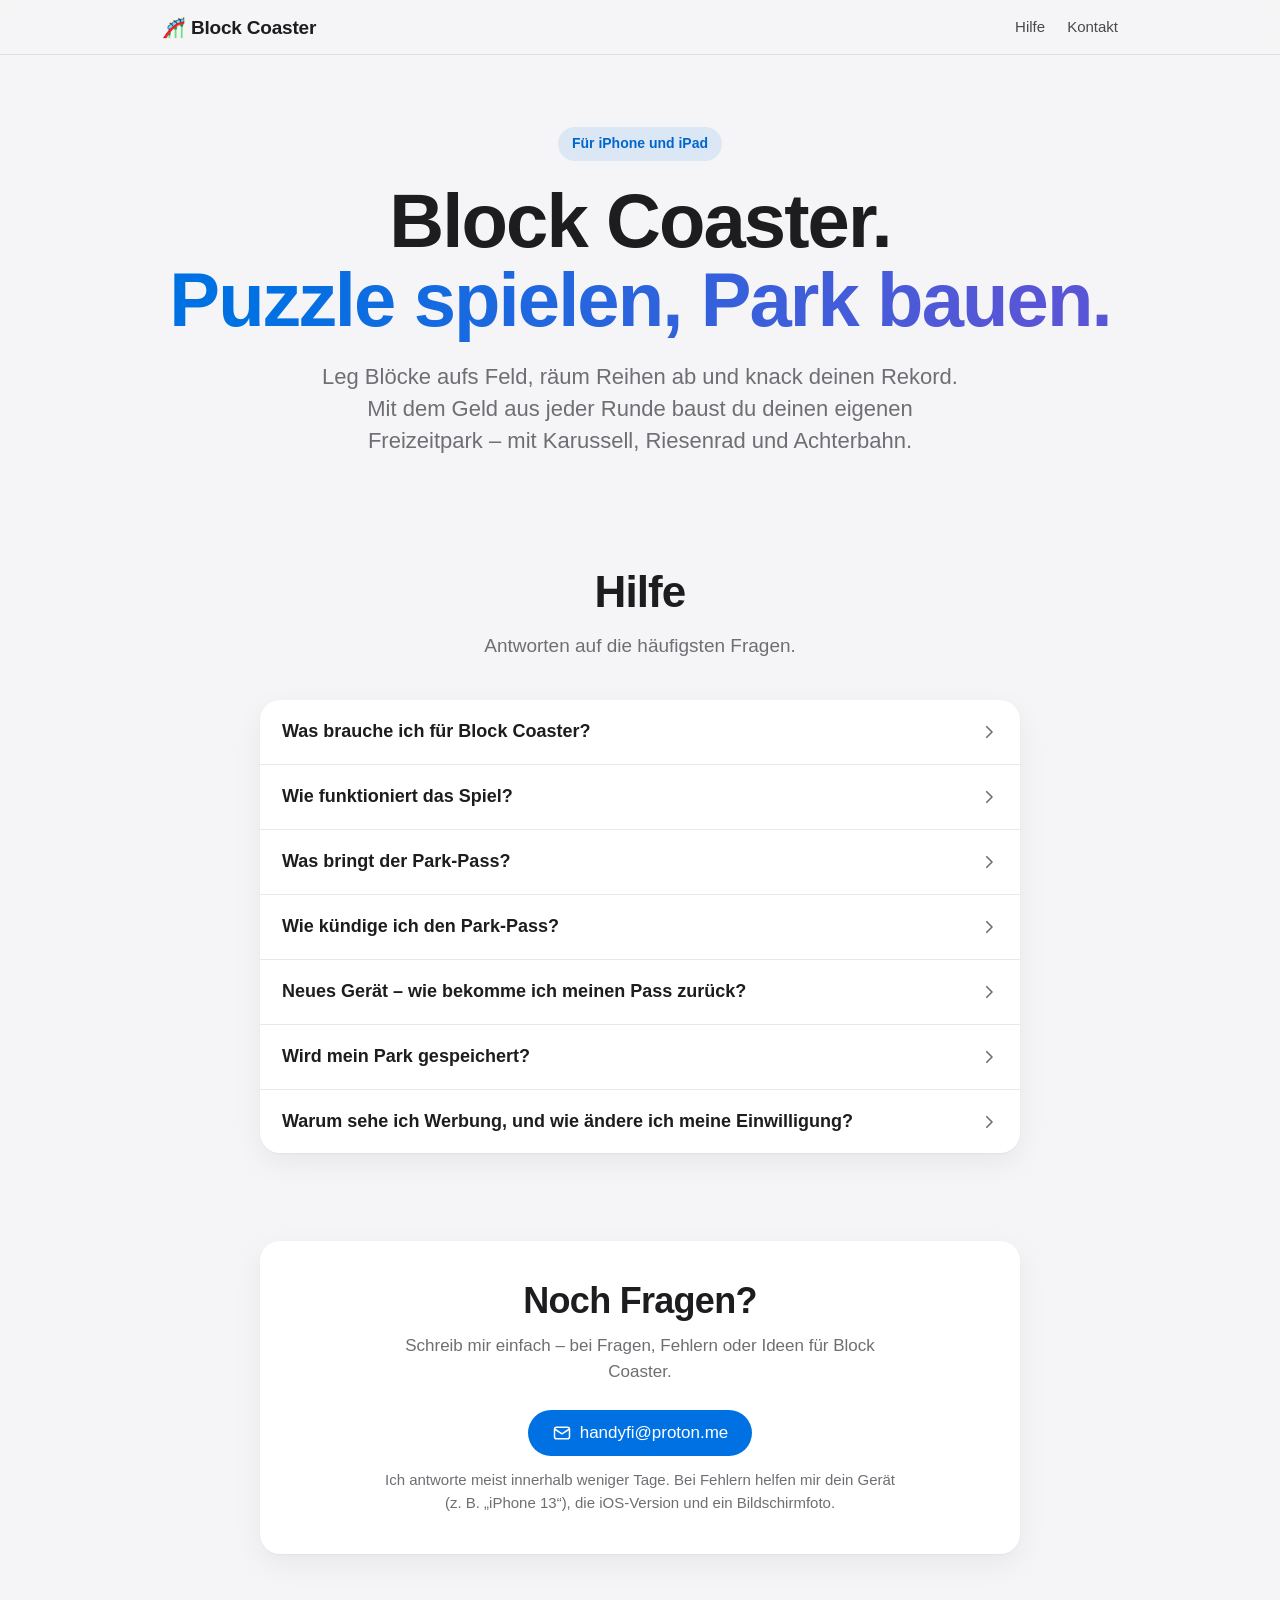
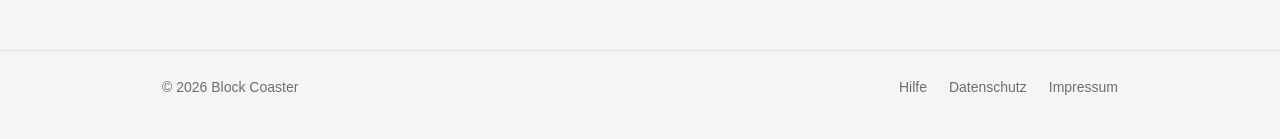
<file: blockcoaster/index.html>
<!doctype html>
<html lang="de">
<head>
  <meta charset="utf-8">
  <meta name="viewport" content="width=device-width, initial-scale=1">
  <title>Block Coaster – Hilfe und Kontakt</title>
  <meta name="description" content="Block Coaster: Block-Puzzle und Freizeitpark für iPhone und iPad. Hilfe zum Spiel, zum Park-Pass und Kontakt.">
  <meta name="theme-color" content="#f5f5f7" media="(prefers-color-scheme: light)">
  <meta name="theme-color" content="#000000" media="(prefers-color-scheme: dark)">
  <link rel="canonical" href="https://handifyapp.github.io/blockcoaster/">
  <link rel="stylesheet" href="/style.css">
</head>
<body>
  <header class="topbar">
    <div class="wrap">
      <a class="brand" href="/blockcoaster/">🎢 Block Coaster</a>
      <nav class="nav" aria-label="Seitenbereiche">
        <a href="#hilfe">Hilfe</a>
        <a href="#kontakt">Kontakt</a>
      </nav>
    </div>
  </header>

  <main>
    <section class="hero wrap">
      <p class="eyebrow">Für iPhone und iPad</p>
      <h1>Block Coaster.<br><span class="gradient">Puzzle spielen, Park bauen.</span></h1>
      <p class="lead">Leg Blöcke aufs Feld, räum Reihen ab und knack deinen Rekord. Mit dem Geld aus jeder Runde baust du deinen eigenen Freizeitpark – mit Karussell, Riesenrad und Achterbahn.</p>
    </section>

    <section class="section wrap" id="hilfe" aria-labelledby="hilfe-titel">
      <div class="section-head">
        <h2 id="hilfe-titel">Hilfe</h2>
        <p>Antworten auf die häufigsten Fragen.</p>
      </div>
      <div class="faq">
        <details>
          <summary>Was brauche ich für Block Coaster?<svg viewBox="0 0 24 24" aria-hidden="true"><path d="M9 5l7 7-7 7"/></svg></summary>
          <div class="answer">
            <p>Ein iPhone mit iOS 16 oder neuer oder ein iPad mit iPadOS 16 oder neuer. Ein Konto brauchst du nicht.</p>
          </div>
        </details>
        <details>
          <summary>Wie funktioniert das Spiel?<svg viewBox="0 0 24 24" aria-hidden="true"><path d="M9 5l7 7-7 7"/></svg></summary>
          <div class="answer">
            <p>Zieh die drei Steine unten aufs Feld. Ist eine Reihe oder Spalte voll, verschwindet sie und bringt Punkte – mehrere auf einmal und Kombos bringen besonders viele. Die Runde endet, wenn kein Stein mehr passt. Je näher du deinem Rekord kommst, desto kniffliger werden die Steine.</p>
            <p>Für deine Punkte bekommst du Geld. Damit baust du unter „Bauen“ Wege, Deko, Stände und Fahrgeschäfte. Alles, was im Park steht, bringt in jeder Runde etwas mehr Geld.</p>
          </div>
        </details>
        <details>
          <summary>Was bringt der Park-Pass?<svg viewBox="0 0 24 24" aria-hidden="true"><path d="M9 5l7 7-7 7"/></svg></summary>
          <div class="answer">
            <p>Der Park-Pass ist ein Abo für einen Monat oder ein Jahr. Damit gibt es:</p>
            <ul>
              <li>keine Werbung und Weiterspielen ohne Video,</li>
              <li>die Joker „Neue Steine“ und „Bombe“, je einmal pro Runde,</li>
              <li>jeden Tag eine neue Herausforderung mit Bonusmünzen,</li>
              <li>exklusive Gold-Gebäude, ein goldenes Parktor und einmal am Tag eine Feuerwerk-Show.</li>
            </ul>
          </div>
        </details>
        <details>
          <summary>Wie kündige ich den Park-Pass?<svg viewBox="0 0 24 24" aria-hidden="true"><path d="M9 5l7 7-7 7"/></svg></summary>
          <div class="answer">
            <p>Öffne im Spiel den Park-Pass und tippe auf „Abo verwalten oder kündigen“. Oder: „Einstellungen“ → dein Name → „Abonnements“. Kündigst du spätestens 24 Stunden vor Ablauf, verlängert sich das Abo nicht. Bis zum Ende des bezahlten Zeitraums bleibt der Pass aktiv.</p>
          </div>
        </details>
        <details>
          <summary>Neues Gerät – wie bekomme ich meinen Pass zurück?<svg viewBox="0 0 24 24" aria-hidden="true"><path d="M9 5l7 7-7 7"/></svg></summary>
          <div class="answer">
            <p>Melde dich mit derselben Apple-ID an, öffne im Spiel den Park-Pass und tippe auf „Käufe wiederherstellen“.</p>
          </div>
        </details>
        <details>
          <summary>Wird mein Park gespeichert?<svg viewBox="0 0 24 24" aria-hidden="true"><path d="M9 5l7 7-7 7"/></svg></summary>
          <div class="answer">
            <p>Ja, automatisch auf deinem Gerät. Löschst du die App, sind Park, Geld und Rekord weg. Mit einem iCloud- oder Computer-Backup deines Geräts wird der Spielstand mitgesichert.</p>
          </div>
        </details>
        <details>
          <summary>Warum sehe ich Werbung, und wie ändere ich meine Einwilligung?<svg viewBox="0 0 24 24" aria-hidden="true"><path d="M9 5l7 7-7 7"/></svg></summary>
          <div class="answer">
            <p>Ohne Park-Pass kommt alle fünf Runden eine kurze Werbung. Wenn kein Stein mehr passt, kannst du freiwillig ein Video ansehen und weiterspielen. Mit dem Park-Pass gibt es keine Werbung.</p>
            <p>Deine Einwilligung für Werbung änderst du im Spiel: goldener Knopf „Park-Pass“ → „Werbe-Einstellungen“ (wird angezeigt, wo das gesetzlich vorgesehen ist, z. B. in der EU).</p>
          </div>
        </details>
      </div>
    </section>

    <section class="section wrap" id="kontakt" aria-labelledby="kontakt-titel">
      <div class="contact">
        <h2 id="kontakt-titel">Noch Fragen?</h2>
        <p>Schreib mir einfach – bei Fragen, Fehlern oder Ideen für Block Coaster.</p>
        <a class="button" href="&#109;&#97;&#105;&#108;&#116;&#111;&#58;&#104;&#97;&#110;&#100;&#121;&#102;&#105;&#64;&#112;&#114;&#111;&#116;&#111;&#110;&#46;&#109;&#101;"><svg viewBox="0 0 24 24" fill="none" stroke="currentColor" stroke-width="1.8" stroke-linecap="round" stroke-linejoin="round" aria-hidden="true"><rect x="3" y="5" width="18" height="14" rx="2.5"/><path d="M3.5 7.5 12 13l8.5-5.5"/></svg>&#104;&#97;&#110;&#100;&#121;&#102;&#105;&#64;&#112;&#114;&#111;&#116;&#111;&#110;&#46;&#109;&#101;</a>
        <p class="note">Ich antworte meist innerhalb weniger Tage. Bei Fehlern helfen mir dein Gerät (z. B. „iPhone 13“), die iOS-Version und ein Bildschirmfoto.</p>
      </div>
    </section>
  </main>

  <footer class="footer">
    <div class="wrap">
      <span>© 2026 Block Coaster</span>
      <nav aria-label="Rechtliches">
        <a href="/blockcoaster/#hilfe">Hilfe</a>
        <a href="/blockcoaster/datenschutz/">Datenschutz</a>
        <a href="/impressum/">Impressum</a>
      </nav>
    </div>
  </footer>
</body>
</html>
</file>
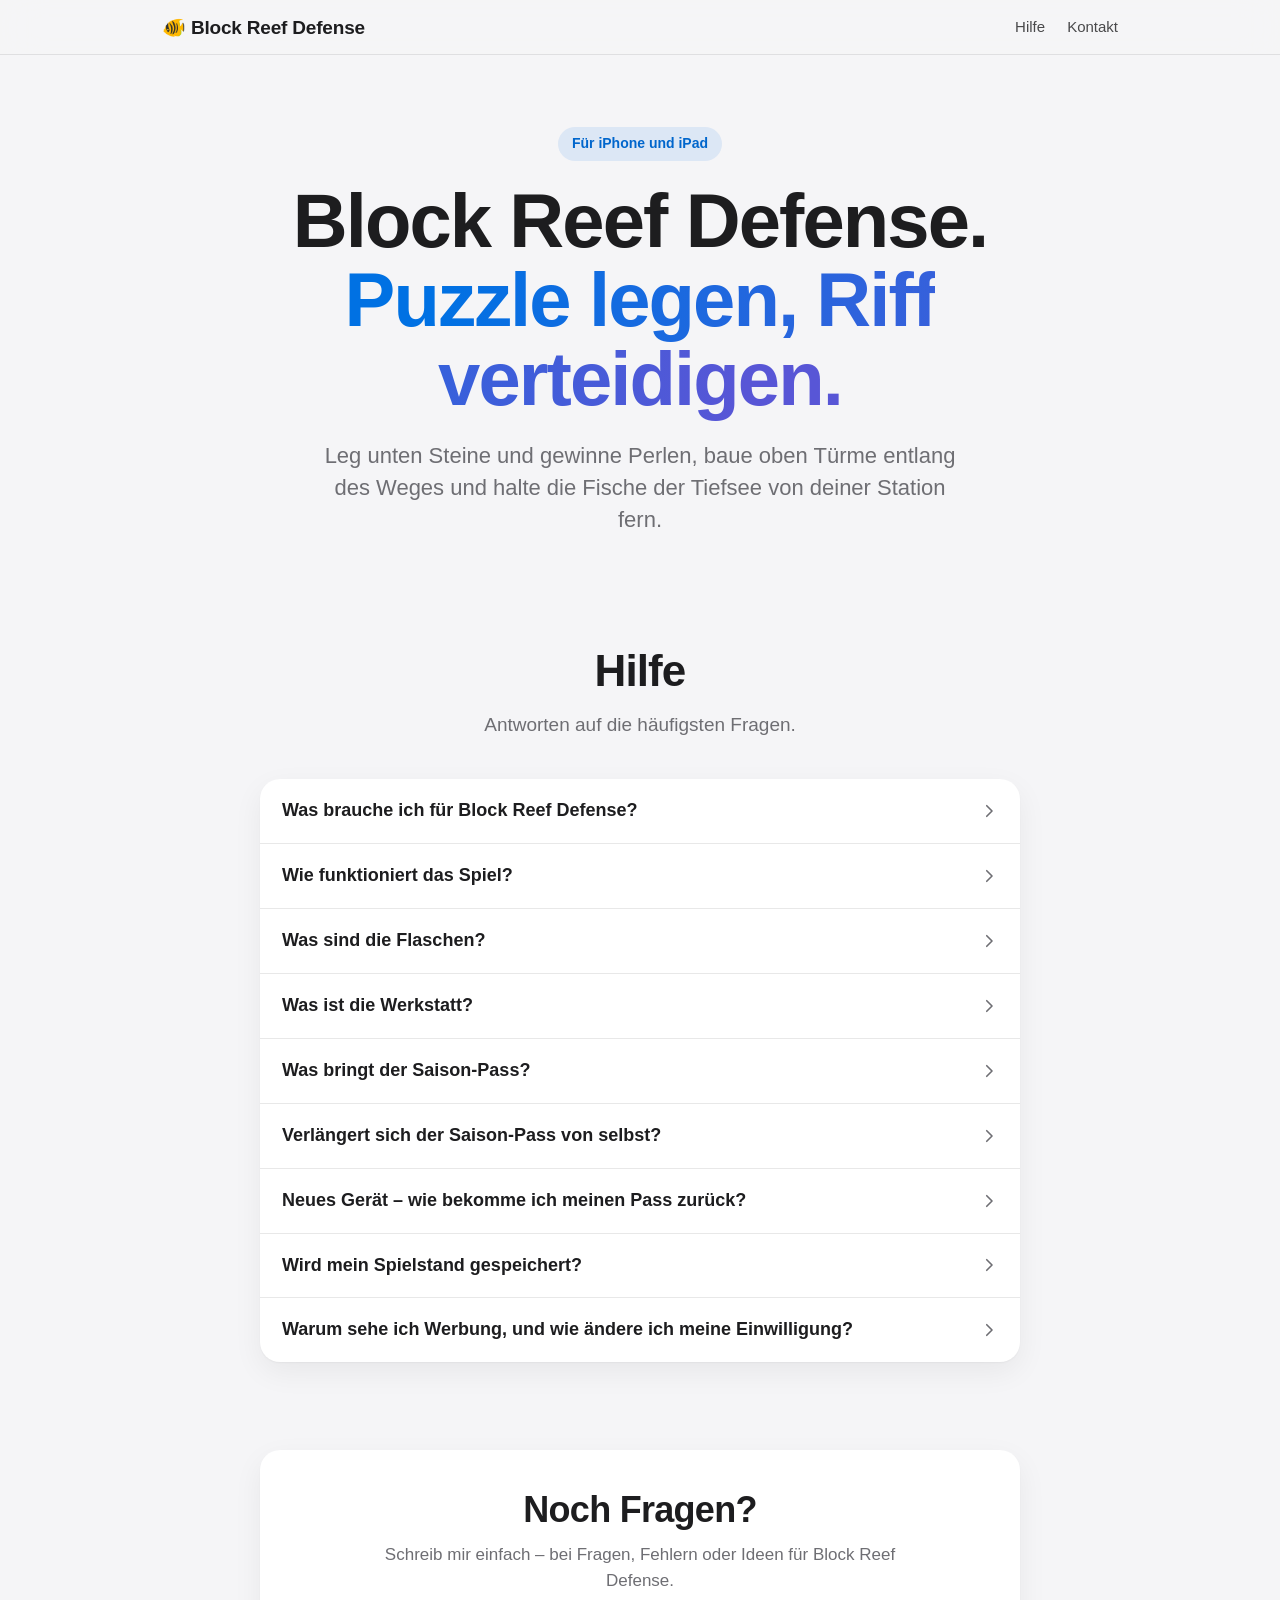
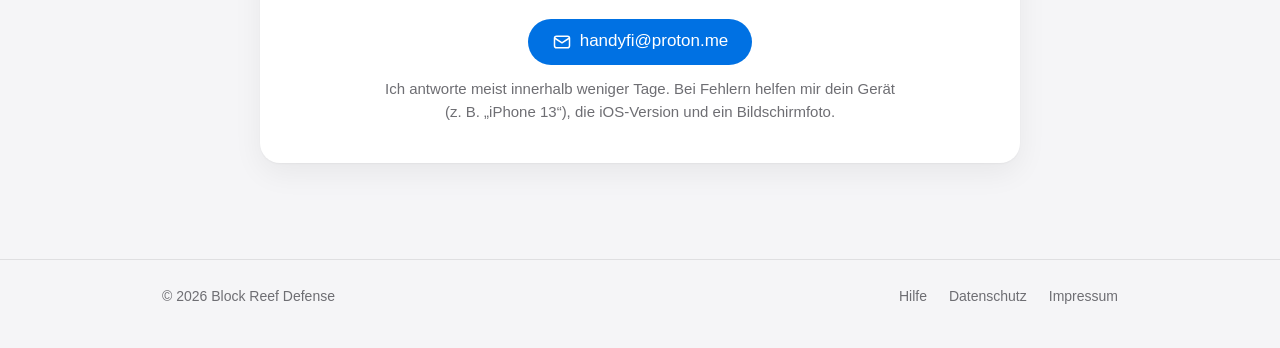
<file: blockreef/index.html>
<!doctype html>
<html lang="de">
<head>
  <meta charset="utf-8">
  <meta name="viewport" content="width=device-width, initial-scale=1">
  <title>Block Reef Defense – Hilfe und Kontakt</title>
  <meta name="description" content="Block Reef Defense: Block-Puzzle und Unterwasser-Verteidigung für iPhone und iPad. Hilfe zum Spiel, zum Saison-Pass und Kontakt.">
  <meta name="theme-color" content="#f5f5f7" media="(prefers-color-scheme: light)">
  <meta name="theme-color" content="#000000" media="(prefers-color-scheme: dark)">
  <link rel="canonical" href="https://handifyapp.github.io/blockreef/">
  <link rel="stylesheet" href="/style.css">
</head>
<body>
  <header class="topbar">
    <div class="wrap">
      <a class="brand" href="/blockreef/">🐠 Block Reef Defense</a>
      <nav class="nav" aria-label="Seitenbereiche">
        <a href="#hilfe">Hilfe</a>
        <a href="#kontakt">Kontakt</a>
      </nav>
    </div>
  </header>

  <main>
        <section class="hero wrap">
      <p class="eyebrow">Für iPhone und iPad</p>
      <h1>Block Reef Defense.<br><span class="gradient">Puzzle legen, Riff verteidigen.</span></h1>
      <p class="lead">Leg unten Steine und gewinne Perlen, baue oben Türme entlang des Weges und halte die Fische der Tiefsee von deiner Station fern.</p>
    </section>

    <section class="section wrap" id="hilfe" aria-labelledby="hilfe-titel">
      <div class="section-head">
        <h2 id="hilfe-titel">Hilfe</h2>
        <p>Antworten auf die häufigsten Fragen.</p>
      </div>
      <div class="faq">
        <details>
          <summary>Was brauche ich für Block Reef Defense?<svg viewBox="0 0 24 24" aria-hidden="true"><path d="M9 5l7 7-7 7"/></svg></summary>
          <div class="answer">
            <p>Ein iPhone mit iOS 16 oder neuer oder ein iPad mit iPadOS 16 oder neuer. Ein Konto brauchst du nicht.</p>
          </div>
        </details>
        <details>
          <summary>Wie funktioniert das Spiel?<svg viewBox="0 0 24 24" aria-hidden="true"><path d="M9 5l7 7-7 7"/></svg></summary>
          <div class="answer">
            <p>Unten legst du Steine auf ein 8×8-Feld. Volle Reihen und Spalten verschwinden und werden zu Perlen. Oben schwimmen Fische einen Weg entlang zu deiner Station. Mit den Perlen baust du Türme neben den Weg, Mauern und Minen kommen direkt auf den Weg. Erreicht ein Fisch die Station, verlierst du Hülle.</p>
            <p>Tippe in der Leiste ein Gebäude an und dann ein leuchtendes Feld. Tippst du ein Gebäude auf dem Feld an, siehst du seine Reichweite und kannst es ausbauen oder verkaufen.</p>
          </div>
        </details>
        <details>
          <summary>Was sind die Flaschen?<svg viewBox="0 0 24 24" aria-hidden="true"><path d="M9 5l7 7-7 7"/></svg></summary>
          <div class="answer">
            <p>Jeder Start eines Abenteuer-Levels kostet eine Sauerstoff-Flasche. Du hast drei, und jede Stunde füllt sich eine nach. Sind alle leer, kannst du ein Werbevideo ansehen und bekommst dafür sofort eine Flasche, so oft du willst. Die Endlose Tiefe und der Tagestauchgang kosten nie eine Flasche und gehen immer.</p>
          </div>
        </details>
        <details>
          <summary>Was ist die Werkstatt?<svg viewBox="0 0 24 24" aria-hidden="true"><path d="M9 5l7 7-7 7"/></svg></summary>
          <div class="answer">
            <p>Für gewonnene Level bekommst du Muscheln. In der Werkstatt verbesserst du damit dauerhaft deine Gebäude und die Station. Außerdem wählst du dort für jedes Gebäude einen von drei Ausbaupfaden. Er bestimmt, was die Stufen 2 und 3 können; Stufe 3 ist die Meisterstufe mit eigenem Namen und eigener Fähigkeit.</p>
          </div>
        </details>
        <details>
          <summary>Was bringt der Saison-Pass?<svg viewBox="0 0 24 24" aria-hidden="true"><path d="M9 5l7 7-7 7"/></svg></summary>
          <div class="answer">
            <p>Der Saison-Pass gilt für einen Kalendermonat und ist ein einmaliger Kauf ohne automatische Verlängerung. Er bringt:</p>
            <ul>
              <li>auf jeder der 30 Stufen eine zusätzliche Belohnung,</li>
              <li>das Block-Design und einen Gebäude-Look der Saison,</li>
              <li>keine Werbung und Flaschen auffüllen ohne Video, außerdem fünf statt drei Flaschen,</li>
              <li>ein sechstes Gebäude in der Leiste und 50 % mehr Muscheln,</li>
              <li>jeden Tag ein Booster geschenkt und in jedem Level einmal gratis Steine tauschen.</li>
            </ul>
          </div>
        </details>
        <details>
          <summary>Verlängert sich der Saison-Pass von selbst?<svg viewBox="0 0 24 24" aria-hidden="true"><path d="M9 5l7 7-7 7"/></svg></summary>
          <div class="answer">
            <p>Nein. Du zahlst einmal für die laufende Saison, danach endet der Pass von selbst. Du musst nichts kündigen. Kaufst du ihn in den letzten fünf Tagen einer Saison, gilt er auch für die nächste.</p>
          </div>
        </details>
        <details>
          <summary>Neues Gerät – wie bekomme ich meinen Pass zurück?<svg viewBox="0 0 24 24" aria-hidden="true"><path d="M9 5l7 7-7 7"/></svg></summary>
          <div class="answer">
            <p>Melde dich mit derselben Apple-ID an, öffne im Spiel den Saison-Pass und tippe auf „Käufe wiederherstellen“.</p>
          </div>
        </details>
        <details>
          <summary>Wird mein Spielstand gespeichert?<svg viewBox="0 0 24 24" aria-hidden="true"><path d="M9 5l7 7-7 7"/></svg></summary>
          <div class="answer">
            <p>Ja, automatisch auf deinem Gerät. Löschst du die App, sind Fortschritt, Muscheln und Werkstatt weg. Mit einem iCloud- oder Computer-Backup deines Geräts wird der Spielstand mitgesichert.</p>
          </div>
        </details>
        <details>
          <summary>Warum sehe ich Werbung, und wie ändere ich meine Einwilligung?<svg viewBox="0 0 24 24" aria-hidden="true"><path d="M9 5l7 7-7 7"/></svg></summary>
          <div class="answer">
            <p>Ohne Saison-Pass kommt nach drei beendeten Leveln eine kurze Werbung. Videos siehst du nur freiwillig an: für eine zweite Chance, wenn die Station gefallen ist, und für zusätzliche Flaschen.</p>
            <p>Deine Einwilligung für Werbung änderst du im Spiel in den Einstellungen unter „Werbe-Einwilligung ändern“ (wird angezeigt, wo das gesetzlich vorgesehen ist, z. B. in der EU).</p>
          </div>
        </details>
      </div>
    </section>

    <section class="section wrap" id="kontakt" aria-labelledby="kontakt-titel">
      <div class="contact">
        <h2 id="kontakt-titel">Noch Fragen?</h2>
        <p>Schreib mir einfach – bei Fragen, Fehlern oder Ideen für Block Reef Defense.</p>
        <a class="button" href="&#109;&#97;&#105;&#108;&#116;&#111;&#58;&#104;&#97;&#110;&#100;&#121;&#102;&#105;&#64;&#112;&#114;&#111;&#116;&#111;&#110;&#46;&#109;&#101;"><svg viewBox="0 0 24 24" fill="none" stroke="currentColor" stroke-width="1.8" stroke-linecap="round" stroke-linejoin="round" aria-hidden="true"><rect x="3" y="5" width="18" height="14" rx="2.5"/><path d="M3.5 7.5 12 13l8.5-5.5"/></svg>&#104;&#97;&#110;&#100;&#121;&#102;&#105;&#64;&#112;&#114;&#111;&#116;&#111;&#110;&#46;&#109;&#101;</a>
        <p class="note">Ich antworte meist innerhalb weniger Tage. Bei Fehlern helfen mir dein Gerät (z. B. „iPhone 13“), die iOS-Version und ein Bildschirmfoto.</p>
      </div>
    </section>
  </main>

  <footer class="footer">
    <div class="wrap">
      <span>© 2026 Block Reef Defense</span>
      <nav aria-label="Rechtliches">
        <a href="/blockreef/#hilfe">Hilfe</a>
        <a href="/blockreef/datenschutz/">Datenschutz</a>
        <a href="/impressum/">Impressum</a>
      </nav>
    </div>
  </footer>
</body>
</html>
</file>
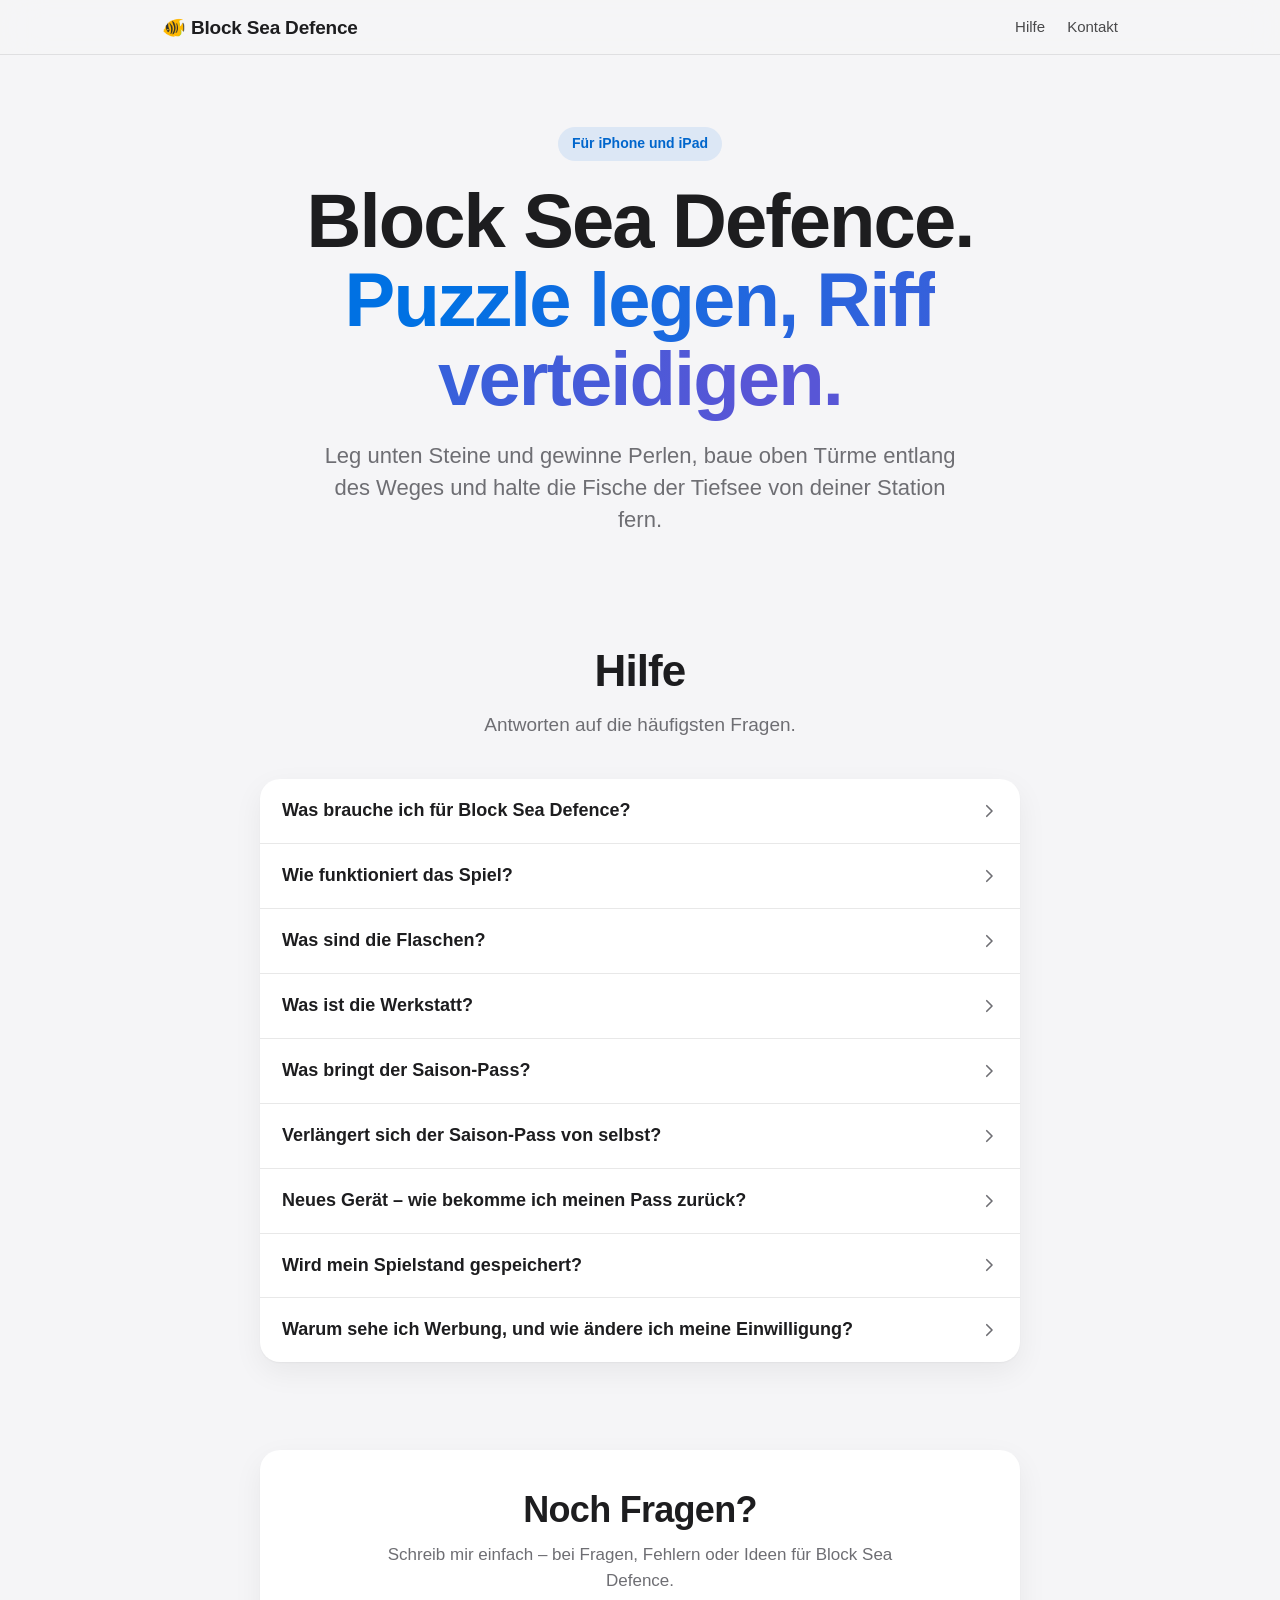
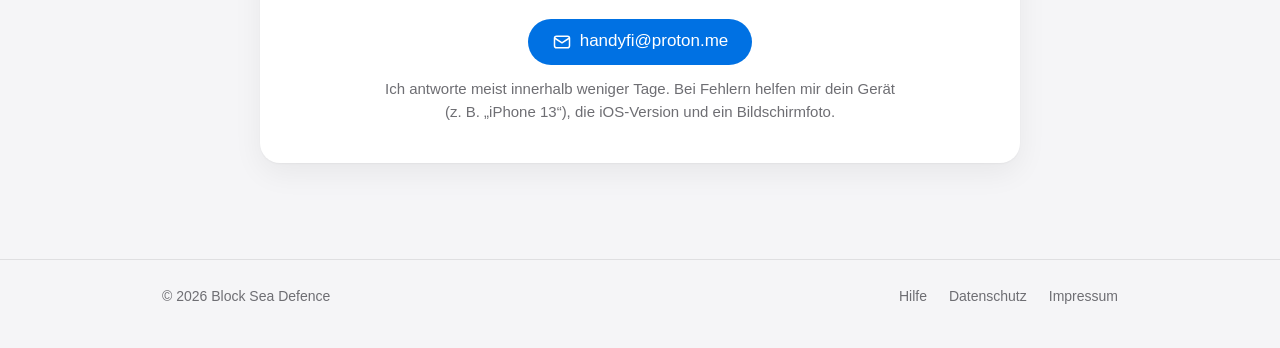
<file: blocksea/index.html>
<!doctype html>
<html lang="de">
<head>
  <meta charset="utf-8">
  <meta name="viewport" content="width=device-width, initial-scale=1">
  <title>Block Sea Defence – Hilfe und Kontakt</title>
  <meta name="description" content="Block Sea Defence: Block-Puzzle und Unterwasser-Verteidigung für iPhone und iPad. Hilfe zum Spiel, zum Saison-Pass und Kontakt.">
  <meta name="theme-color" content="#f5f5f7" media="(prefers-color-scheme: light)">
  <meta name="theme-color" content="#000000" media="(prefers-color-scheme: dark)">
  <link rel="canonical" href="https://handifyapp.github.io/blocksea/">
  <link rel="stylesheet" href="/style.css">
</head>
<body>
  <header class="topbar">
    <div class="wrap">
      <a class="brand" href="/blocksea/">🐠 Block Sea Defence</a>
      <nav class="nav" aria-label="Seitenbereiche">
        <a href="#hilfe">Hilfe</a>
        <a href="#kontakt">Kontakt</a>
      </nav>
    </div>
  </header>

  <main>
        <section class="hero wrap">
      <p class="eyebrow">Für iPhone und iPad</p>
      <h1>Block Sea Defence.<br><span class="gradient">Puzzle legen, Riff verteidigen.</span></h1>
      <p class="lead">Leg unten Steine und gewinne Perlen, baue oben Türme entlang des Weges und halte die Fische der Tiefsee von deiner Station fern.</p>
    </section>

    <section class="section wrap" id="hilfe" aria-labelledby="hilfe-titel">
      <div class="section-head">
        <h2 id="hilfe-titel">Hilfe</h2>
        <p>Antworten auf die häufigsten Fragen.</p>
      </div>
      <div class="faq">
        <details>
          <summary>Was brauche ich für Block Sea Defence?<svg viewBox="0 0 24 24" aria-hidden="true"><path d="M9 5l7 7-7 7"/></svg></summary>
          <div class="answer">
            <p>Ein iPhone mit iOS 16 oder neuer oder ein iPad mit iPadOS 16 oder neuer. Ein Konto brauchst du nicht.</p>
          </div>
        </details>
        <details>
          <summary>Wie funktioniert das Spiel?<svg viewBox="0 0 24 24" aria-hidden="true"><path d="M9 5l7 7-7 7"/></svg></summary>
          <div class="answer">
            <p>Unten legst du Steine auf ein 8×8-Feld. Volle Reihen und Spalten verschwinden und werden zu Perlen. Oben schwimmen Fische einen Weg entlang zu deiner Station. Mit den Perlen baust du Türme neben den Weg, Mauern und Minen kommen direkt auf den Weg. Erreicht ein Fisch die Station, verlierst du Hülle.</p>
            <p>Tippe in der Leiste ein Gebäude an und dann ein leuchtendes Feld. Tippst du ein Gebäude auf dem Feld an, siehst du seine Reichweite und kannst es ausbauen oder verkaufen.</p>
          </div>
        </details>
        <details>
          <summary>Was sind die Flaschen?<svg viewBox="0 0 24 24" aria-hidden="true"><path d="M9 5l7 7-7 7"/></svg></summary>
          <div class="answer">
            <p>Jeder Start eines Abenteuer-Levels kostet eine Sauerstoff-Flasche. Du hast drei, und jede Stunde füllt sich eine nach. Sind alle leer, kannst du ein Werbevideo ansehen und bekommst dafür sofort eine Flasche, so oft du willst. Die Endlose Tiefe und der Tagestauchgang kosten nie eine Flasche und gehen immer.</p>
          </div>
        </details>
        <details>
          <summary>Was ist die Werkstatt?<svg viewBox="0 0 24 24" aria-hidden="true"><path d="M9 5l7 7-7 7"/></svg></summary>
          <div class="answer">
            <p>Für gewonnene Level bekommst du Muscheln. In der Werkstatt verbesserst du damit dauerhaft deine Gebäude und die Station. Außerdem wählst du dort für jedes Gebäude einen von drei Ausbaupfaden. Er bestimmt, was die Stufen 2 und 3 können; Stufe 3 ist die Meisterstufe mit eigenem Namen und eigener Fähigkeit.</p>
          </div>
        </details>
        <details>
          <summary>Was bringt der Saison-Pass?<svg viewBox="0 0 24 24" aria-hidden="true"><path d="M9 5l7 7-7 7"/></svg></summary>
          <div class="answer">
            <p>Der Saison-Pass gilt für einen Kalendermonat und ist ein einmaliger Kauf ohne automatische Verlängerung. Er bringt:</p>
            <ul>
              <li>auf jeder der 30 Stufen eine zusätzliche Belohnung,</li>
              <li>das Block-Design und einen Gebäude-Look der Saison,</li>
              <li>keine Werbung und Flaschen auffüllen ohne Video, außerdem fünf statt drei Flaschen,</li>
              <li>ein sechstes Gebäude in der Leiste und 50 % mehr Muscheln,</li>
              <li>jeden Tag ein Booster geschenkt und in jedem Level einmal gratis Steine tauschen.</li>
            </ul>
          </div>
        </details>
        <details>
          <summary>Verlängert sich der Saison-Pass von selbst?<svg viewBox="0 0 24 24" aria-hidden="true"><path d="M9 5l7 7-7 7"/></svg></summary>
          <div class="answer">
            <p>Nein. Du zahlst einmal für die laufende Saison, danach endet der Pass von selbst. Du musst nichts kündigen. Kaufst du ihn in den letzten fünf Tagen einer Saison, gilt er auch für die nächste.</p>
          </div>
        </details>
        <details>
          <summary>Neues Gerät – wie bekomme ich meinen Pass zurück?<svg viewBox="0 0 24 24" aria-hidden="true"><path d="M9 5l7 7-7 7"/></svg></summary>
          <div class="answer">
            <p>Melde dich mit derselben Apple-ID an, öffne im Spiel den Saison-Pass und tippe auf „Käufe wiederherstellen“.</p>
          </div>
        </details>
        <details>
          <summary>Wird mein Spielstand gespeichert?<svg viewBox="0 0 24 24" aria-hidden="true"><path d="M9 5l7 7-7 7"/></svg></summary>
          <div class="answer">
            <p>Ja, automatisch auf deinem Gerät. Löschst du die App, sind Fortschritt, Muscheln und Werkstatt weg. Mit einem iCloud- oder Computer-Backup deines Geräts wird der Spielstand mitgesichert.</p>
          </div>
        </details>
        <details>
          <summary>Warum sehe ich Werbung, und wie ändere ich meine Einwilligung?<svg viewBox="0 0 24 24" aria-hidden="true"><path d="M9 5l7 7-7 7"/></svg></summary>
          <div class="answer">
            <p>Ohne Saison-Pass kommt nach drei beendeten Leveln eine kurze Werbung. Videos siehst du nur freiwillig an: für eine zweite Chance, wenn die Station gefallen ist, und für zusätzliche Flaschen.</p>
            <p>Deine Einwilligung für Werbung änderst du im Spiel in den Einstellungen unter „Werbe-Einwilligung ändern“ (wird angezeigt, wo das gesetzlich vorgesehen ist, z. B. in der EU).</p>
          </div>
        </details>
      </div>
    </section>

    <section class="section wrap" id="kontakt" aria-labelledby="kontakt-titel">
      <div class="contact">
        <h2 id="kontakt-titel">Noch Fragen?</h2>
        <p>Schreib mir einfach – bei Fragen, Fehlern oder Ideen für Block Sea Defence.</p>
        <a class="button" href="&#109;&#97;&#105;&#108;&#116;&#111;&#58;&#104;&#97;&#110;&#100;&#121;&#102;&#105;&#64;&#112;&#114;&#111;&#116;&#111;&#110;&#46;&#109;&#101;"><svg viewBox="0 0 24 24" fill="none" stroke="currentColor" stroke-width="1.8" stroke-linecap="round" stroke-linejoin="round" aria-hidden="true"><rect x="3" y="5" width="18" height="14" rx="2.5"/><path d="M3.5 7.5 12 13l8.5-5.5"/></svg>&#104;&#97;&#110;&#100;&#121;&#102;&#105;&#64;&#112;&#114;&#111;&#116;&#111;&#110;&#46;&#109;&#101;</a>
        <p class="note">Ich antworte meist innerhalb weniger Tage. Bei Fehlern helfen mir dein Gerät (z. B. „iPhone 13“), die iOS-Version und ein Bildschirmfoto.</p>
      </div>
    </section>
  </main>

  <footer class="footer">
    <div class="wrap">
      <span>© 2026 Block Sea Defence</span>
      <nav aria-label="Rechtliches">
        <a href="/blocksea/#hilfe">Hilfe</a>
        <a href="/blocksea/datenschutz/">Datenschutz</a>
        <a href="/impressum/">Impressum</a>
      </nav>
    </div>
  </footer>
</body>
</html>
</file>
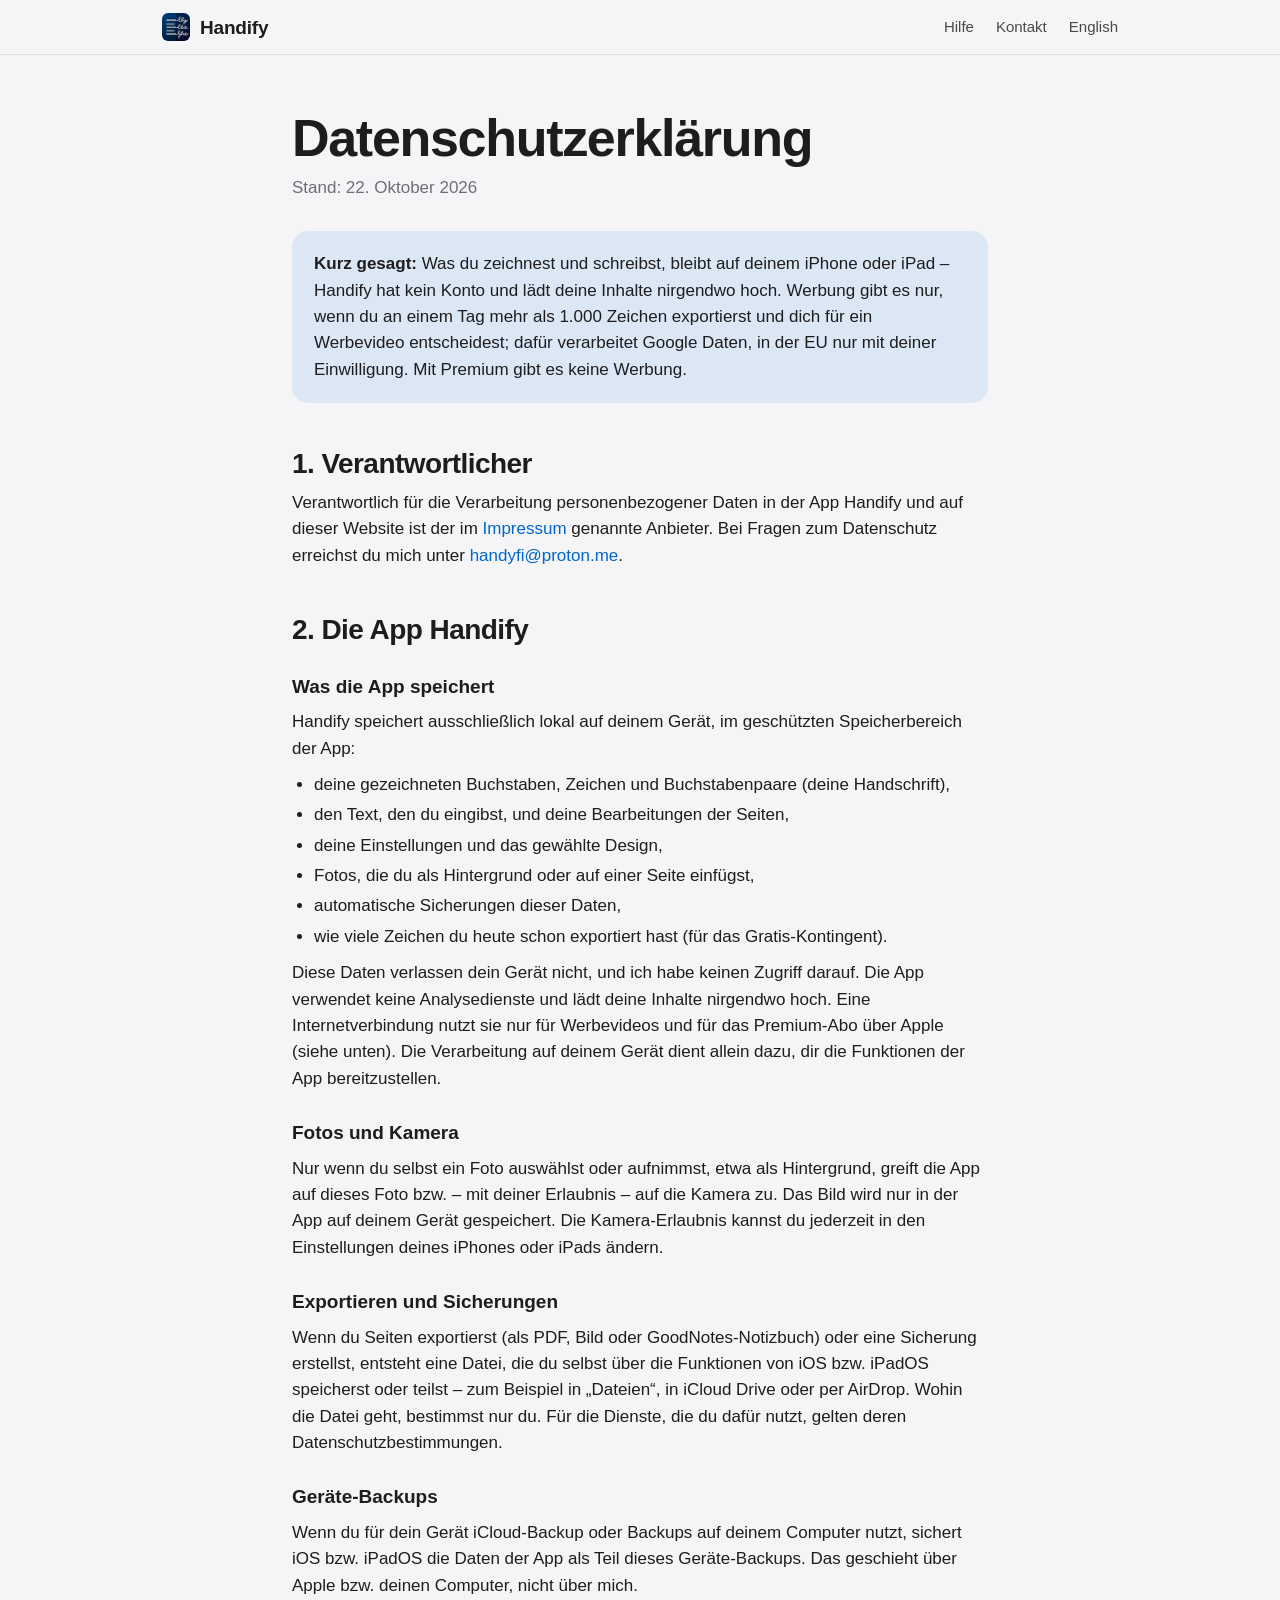
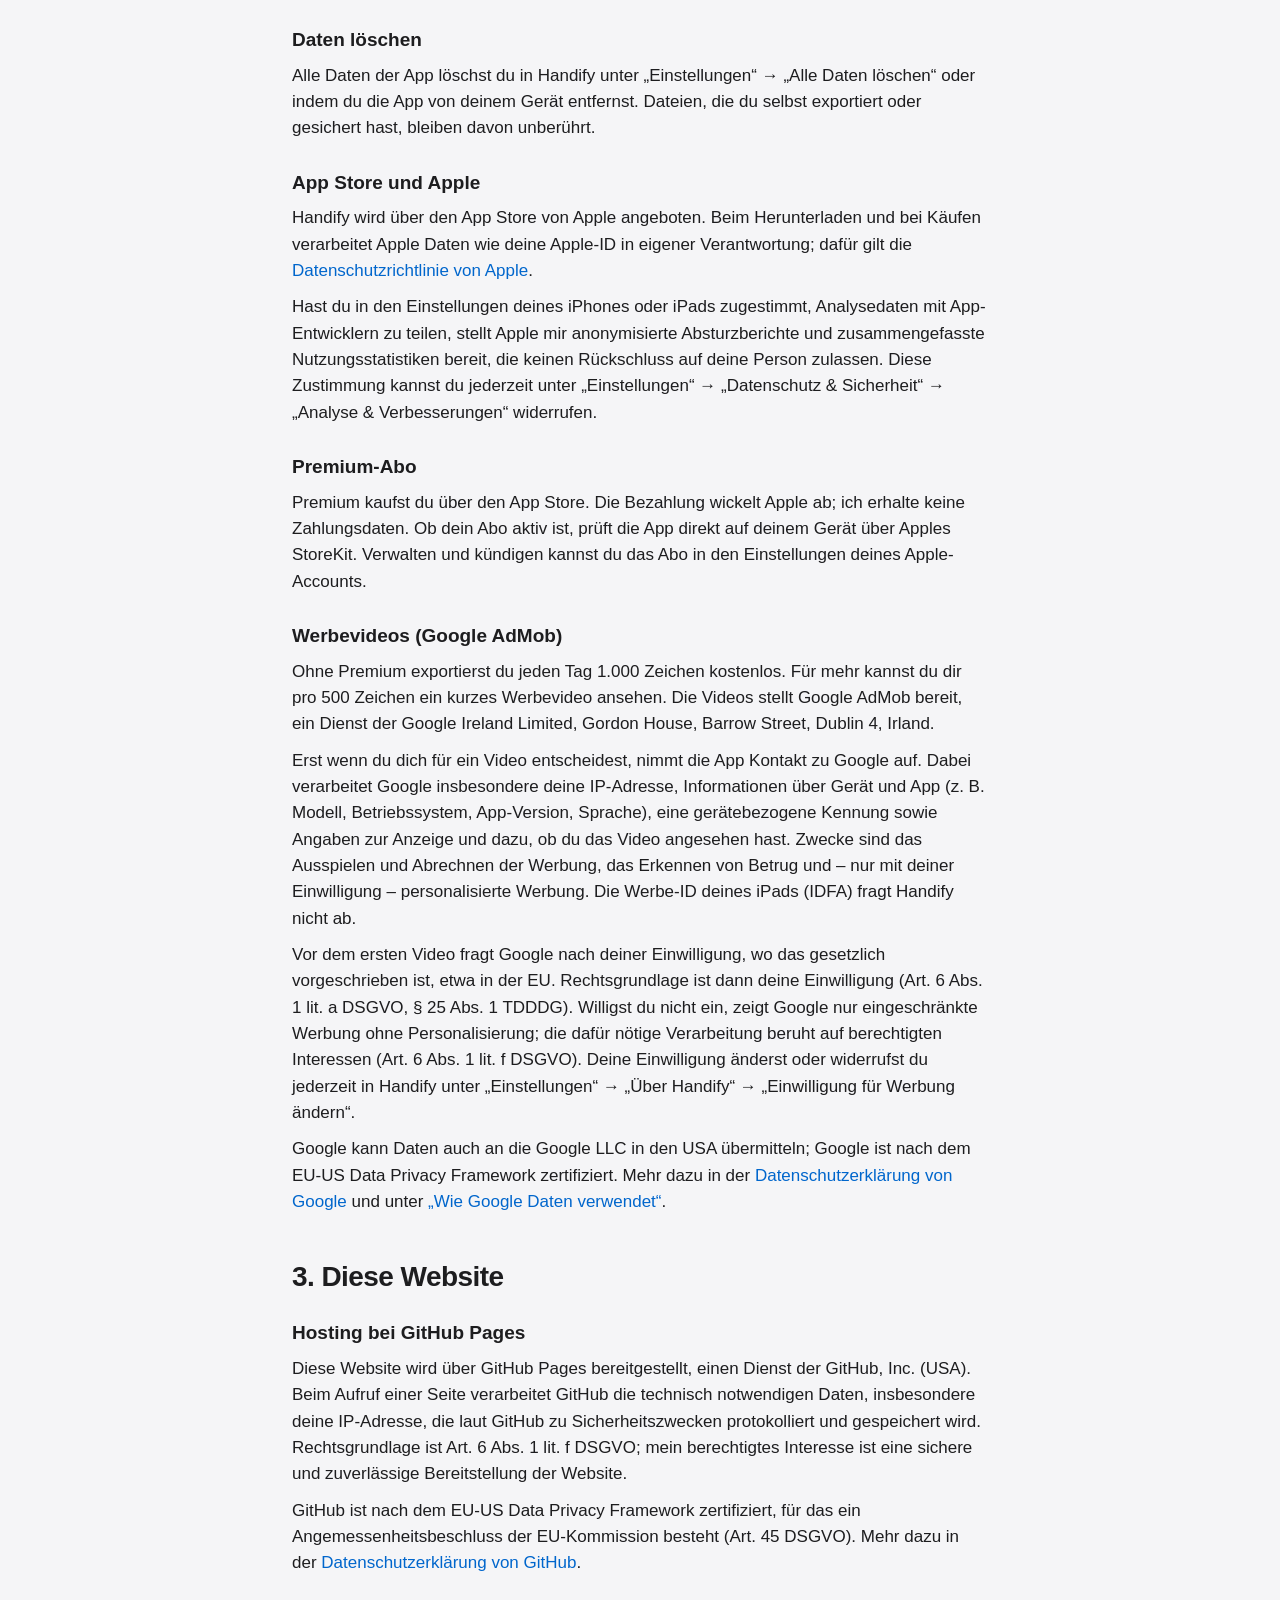
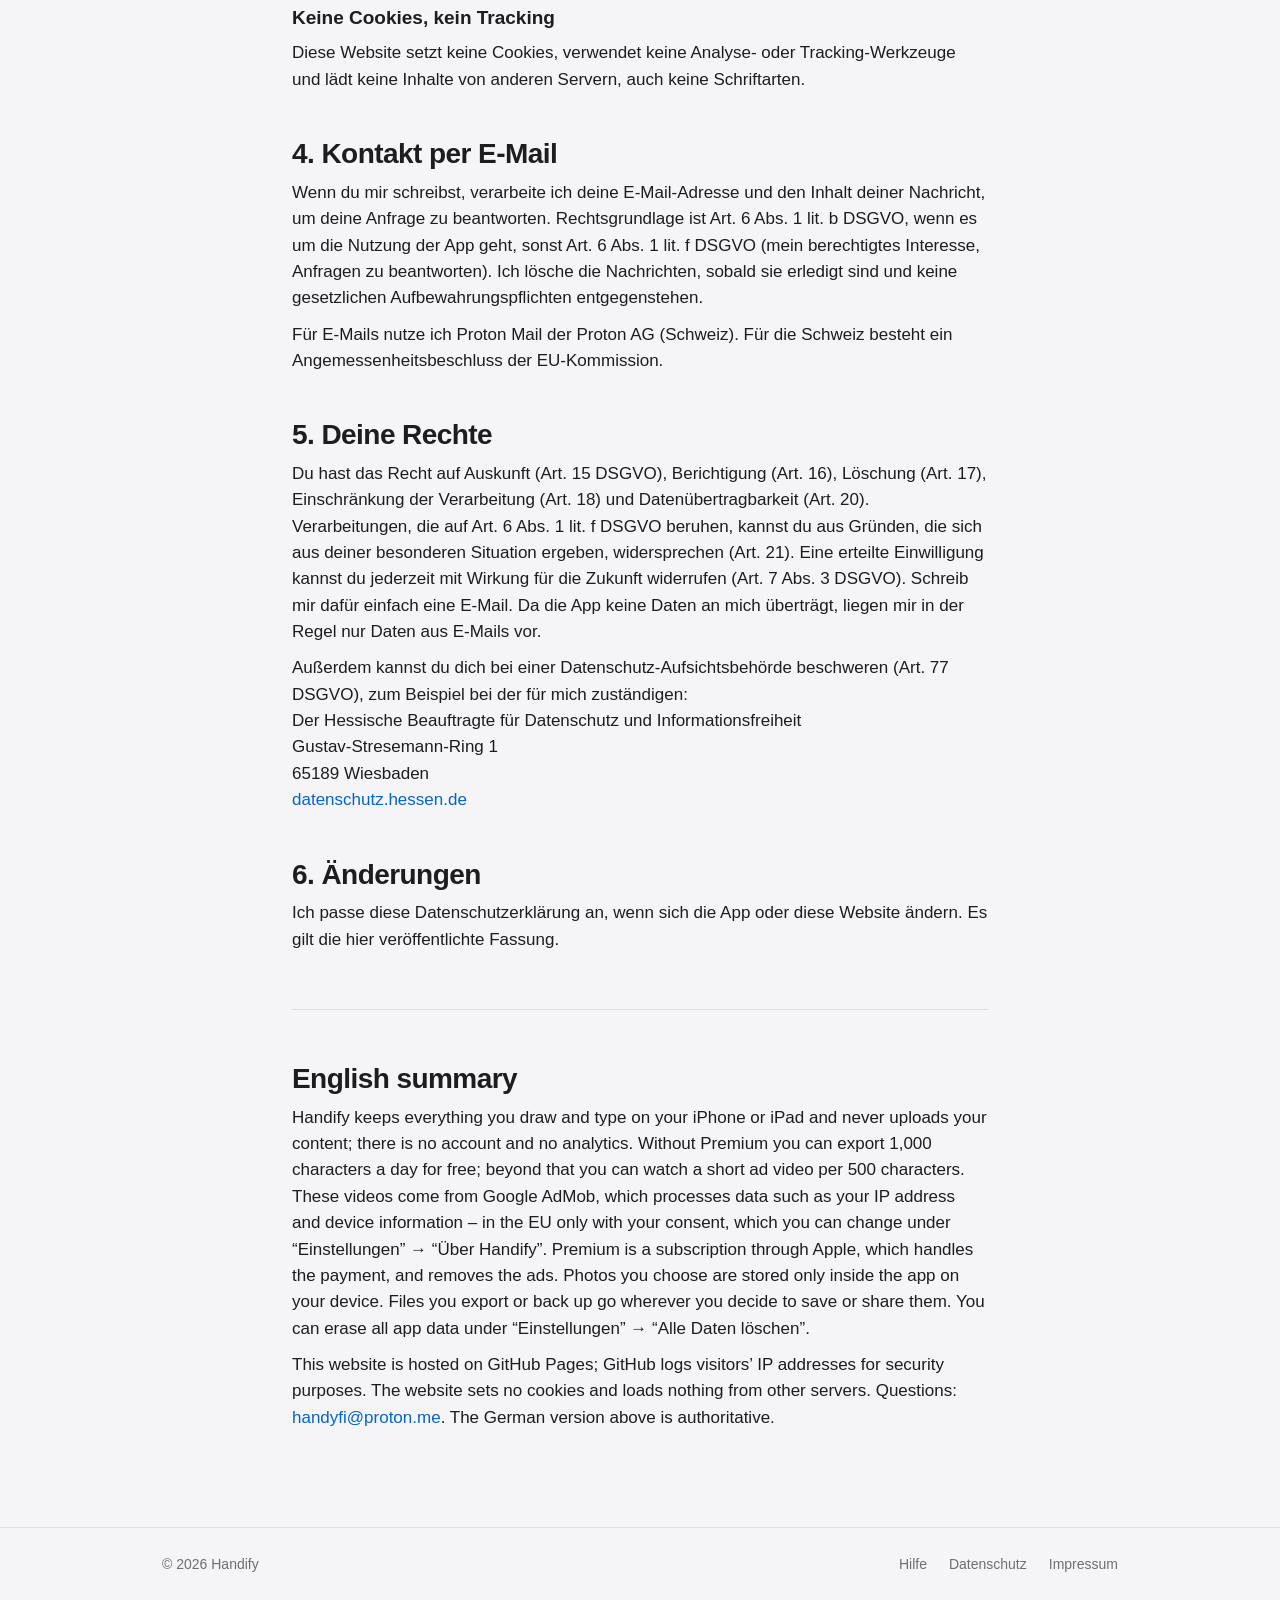
<file: datenschutz/index.html>
<!doctype html>
<html lang="de">
<head>
  <meta charset="utf-8">
  <meta name="viewport" content="width=device-width, initial-scale=1">
  <meta name="robots" content="noindex, noarchive">
  <title>Datenschutz – Handify</title>
  <meta name="theme-color" content="#f5f5f7" media="(prefers-color-scheme: light)">
  <meta name="theme-color" content="#000000" media="(prefers-color-scheme: dark)">
  <link rel="icon" href="/favicon.svg" type="image/svg+xml">
  <link rel="icon" href="/favicon-32.png" sizes="32x32" type="image/png">
  <link rel="apple-touch-icon" href="/apple-touch-icon.png">
  <link rel="stylesheet" href="/style.css">
</head>
<body>
  <header class="topbar">
    <div class="wrap">
      <a class="brand" href="/">
        <img src="/favicon.svg" alt="" width="28" height="28">
        Handify
      </a>
      <nav class="nav" aria-label="Seitenbereiche">
        <a href="/#hilfe">Hilfe</a>
        <a href="/#kontakt">Kontakt</a>
        <a href="/en/privacy/" hreflang="en" lang="en">English</a>
      </nav>
    </div>
  </header>

  <main class="wrap legal">
    <h1>Datenschutz&shy;erklärung</h1>
    <p class="stand">Stand: 22. Oktober 2026</p>

    <p class="summary"><strong>Kurz gesagt:</strong> Was du zeichnest und schreibst, bleibt auf deinem iPhone oder iPad – Handify hat kein Konto und lädt deine Inhalte nirgendwo hoch. Werbung gibt es nur, wenn du an einem Tag mehr als 1.000 Zeichen exportierst und dich für ein Werbevideo entscheidest; dafür verarbeitet Google Daten, in der EU nur mit deiner Einwilligung. Mit Premium gibt es keine Werbung.</p>

    <h2>1. Verantwortlicher</h2>
    <p>Verantwortlich für die Verarbeitung personenbezogener Daten in der App Handify und auf dieser Website ist der im <a href="/impressum/">Impressum</a> genannte Anbieter. Bei Fragen zum Datenschutz erreichst du mich unter <a href="&#109;&#97;&#105;&#108;&#116;&#111;&#58;&#104;&#97;&#110;&#100;&#121;&#102;&#105;&#64;&#112;&#114;&#111;&#116;&#111;&#110;&#46;&#109;&#101;">&#104;&#97;&#110;&#100;&#121;&#102;&#105;&#64;&#112;&#114;&#111;&#116;&#111;&#110;&#46;&#109;&#101;</a>.</p>

    <h2>2. Die App Handify</h2>

    <h3>Was die App speichert</h3>
    <p>Handify speichert ausschließlich lokal auf deinem Gerät, im geschützten Speicherbereich der App:</p>
    <ul>
      <li>deine gezeichneten Buchstaben, Zeichen und Buchstabenpaare (deine Handschrift),</li>
      <li>den Text, den du eingibst, und deine Bearbeitungen der Seiten,</li>
      <li>deine Einstellungen und das gewählte Design,</li>
      <li>Fotos, die du als Hintergrund oder auf einer Seite einfügst,</li>
      <li>automatische Sicherungen dieser Daten,</li>
      <li>wie viele Zeichen du heute schon exportiert hast (für das Gratis-Kontingent).</li>
    </ul>
    <p>Diese Daten verlassen dein Gerät nicht, und ich habe keinen Zugriff darauf. Die App verwendet keine Analysedienste und lädt deine Inhalte nirgendwo hoch. Eine Internetverbindung nutzt sie nur für Werbevideos und für das Premium-Abo über Apple (siehe unten). Die Verarbeitung auf deinem Gerät dient allein dazu, dir die Funktionen der App bereitzustellen.</p>

    <h3>Fotos und Kamera</h3>
    <p>Nur wenn du selbst ein Foto auswählst oder aufnimmst, etwa als Hintergrund, greift die App auf dieses Foto bzw. – mit deiner Erlaubnis – auf die Kamera zu. Das Bild wird nur in der App auf deinem Gerät gespeichert. Die Kamera-Erlaubnis kannst du jederzeit in den Einstellungen deines iPhones oder iPads ändern.</p>

    <h3>Exportieren und Sicherungen</h3>
    <p>Wenn du Seiten exportierst (als PDF, Bild oder GoodNotes-Notizbuch) oder eine Sicherung erstellst, entsteht eine Datei, die du selbst über die Funktionen von iOS bzw. iPadOS speicherst oder teilst – zum Beispiel in „Dateien“, in iCloud Drive oder per AirDrop. Wohin die Datei geht, bestimmst nur du. Für die Dienste, die du dafür nutzt, gelten deren Datenschutzbestimmungen.</p>

    <h3>Geräte-Backups</h3>
    <p>Wenn du für dein Gerät iCloud-Backup oder Backups auf deinem Computer nutzt, sichert iOS bzw. iPadOS die Daten der App als Teil dieses Geräte-Backups. Das geschieht über Apple bzw. deinen Computer, nicht über mich.</p>

    <h3>Daten löschen</h3>
    <p>Alle Daten der App löschst du in Handify unter „Einstellungen“ → „Alle Daten löschen“ oder indem du die App von deinem Gerät entfernst. Dateien, die du selbst exportiert oder gesichert hast, bleiben davon unberührt.</p>

    <h3>App Store und Apple</h3>
    <p>Handify wird über den App Store von Apple angeboten. Beim Herunterladen und bei Käufen verarbeitet Apple Daten wie deine Apple-ID in eigener Verantwortung; dafür gilt die <a href="https://www.apple.com/de/legal/privacy/">Datenschutzrichtlinie von Apple</a>.</p>
    <p>Hast du in den Einstellungen deines iPhones oder iPads zugestimmt, Analysedaten mit App-Entwicklern zu teilen, stellt Apple mir anonymisierte Absturzberichte und zusammengefasste Nutzungsstatistiken bereit, die keinen Rückschluss auf deine Person zulassen. Diese Zustimmung kannst du jederzeit unter „Einstellungen“ → „Datenschutz &amp; Sicherheit“ → „Analyse &amp; Verbesserungen“ widerrufen.</p>

    <h3>Premium-Abo</h3>
    <p>Premium kaufst du über den App Store. Die Bezahlung wickelt Apple ab; ich erhalte keine Zahlungsdaten. Ob dein Abo aktiv ist, prüft die App direkt auf deinem Gerät über Apples StoreKit. Verwalten und kündigen kannst du das Abo in den Einstellungen deines Apple-Accounts.</p>

    <h3>Werbevideos (Google AdMob)</h3>
    <p>Ohne Premium exportierst du jeden Tag 1.000 Zeichen kostenlos. Für mehr kannst du dir pro 500 Zeichen ein kurzes Werbevideo ansehen. Die Videos stellt Google AdMob bereit, ein Dienst der Google Ireland Limited, Gordon House, Barrow Street, Dublin 4, Irland.</p>
    <p>Erst wenn du dich für ein Video entscheidest, nimmt die App Kontakt zu Google auf. Dabei verarbeitet Google insbesondere deine IP-Adresse, Informationen über Gerät und App (z. B. Modell, Betriebssystem, App-Version, Sprache), eine gerätebezogene Kennung sowie Angaben zur Anzeige und dazu, ob du das Video angesehen hast. Zwecke sind das Ausspielen und Abrechnen der Werbung, das Erkennen von Betrug und – nur mit deiner Einwilligung – personalisierte Werbung. Die Werbe-ID deines iPads (IDFA) fragt Handify nicht ab.</p>
    <p>Vor dem ersten Video fragt Google nach deiner Einwilligung, wo das gesetzlich vorgeschrieben ist, etwa in der EU. Rechtsgrundlage ist dann deine Einwilligung (Art. 6 Abs. 1 lit. a DSGVO, § 25 Abs. 1 TDDDG). Willigst du nicht ein, zeigt Google nur eingeschränkte Werbung ohne Personalisierung; die dafür nötige Verarbeitung beruht auf berechtigten Interessen (Art. 6 Abs. 1 lit. f DSGVO). Deine Einwilligung änderst oder widerrufst du jederzeit in Handify unter „Einstellungen“ → „Über Handify“ → „Einwilligung für Werbung ändern“.</p>
    <p>Google kann Daten auch an die Google LLC in den USA übermitteln; Google ist nach dem EU-US Data Privacy Framework zertifiziert. Mehr dazu in der <a href="https://policies.google.com/privacy">Datenschutzerklärung von Google</a> und unter <a href="https://policies.google.com/technologies/partner-sites">„Wie Google Daten verwendet“</a>.</p>

    <h2>3. Diese Website</h2>

    <h3>Hosting bei GitHub Pages</h3>
    <p>Diese Website wird über GitHub Pages bereitgestellt, einen Dienst der GitHub, Inc. (USA). Beim Aufruf einer Seite verarbeitet GitHub die technisch notwendigen Daten, insbesondere deine IP-Adresse, die laut GitHub zu Sicherheitszwecken protokolliert und gespeichert wird. Rechtsgrundlage ist Art. 6 Abs. 1 lit. f DSGVO; mein berechtigtes Interesse ist eine sichere und zuverlässige Bereitstellung der Website.</p>
    <p>GitHub ist nach dem EU-US Data Privacy Framework zertifiziert, für das ein Angemessenheitsbeschluss der EU-Kommission besteht (Art. 45 DSGVO). Mehr dazu in der <a href="https://docs.github.com/de/site-policy/privacy-policies/github-general-privacy-statement">Datenschutzerklärung von GitHub</a>.</p>

    <h3>Keine Cookies, kein Tracking</h3>
    <p>Diese Website setzt keine Cookies, verwendet keine Analyse- oder Tracking-Werkzeuge und lädt keine Inhalte von anderen Servern, auch keine Schriftarten.</p>

    <h2>4. Kontakt per E-Mail</h2>
    <p>Wenn du mir schreibst, verarbeite ich deine E-Mail-Adresse und den Inhalt deiner Nachricht, um deine Anfrage zu beantworten. Rechtsgrundlage ist Art. 6 Abs. 1 lit. b DSGVO, wenn es um die Nutzung der App geht, sonst Art. 6 Abs. 1 lit. f DSGVO (mein berechtigtes Interesse, Anfragen zu beantworten). Ich lösche die Nachrichten, sobald sie erledigt sind und keine gesetzlichen Aufbewahrungspflichten entgegenstehen.</p>
    <p>Für E-Mails nutze ich Proton Mail der Proton AG (Schweiz). Für die Schweiz besteht ein Angemessenheitsbeschluss der EU-Kommission.</p>

    <h2>5. Deine Rechte</h2>
    <p>Du hast das Recht auf Auskunft (Art. 15 DSGVO), Berichtigung (Art. 16), Löschung (Art. 17), Einschränkung der Verarbeitung (Art. 18) und Datenübertragbarkeit (Art. 20). Verarbeitungen, die auf Art. 6 Abs. 1 lit. f DSGVO beruhen, kannst du aus Gründen, die sich aus deiner besonderen Situation ergeben, widersprechen (Art. 21). Eine erteilte Einwilligung kannst du jederzeit mit Wirkung für die Zukunft widerrufen (Art. 7 Abs. 3 DSGVO). Schreib mir dafür einfach eine E-Mail. Da die App keine Daten an mich überträgt, liegen mir in der Regel nur Daten aus E-Mails vor.</p>
    <p>Außerdem kannst du dich bei einer Datenschutz-Aufsichtsbehörde beschweren (Art. 77 DSGVO), zum Beispiel bei der für mich zuständigen:</p>
    <address>Der Hessische Beauftragte für Datenschutz und Informationsfreiheit<br>Gustav-Stresemann-Ring 1<br>65189 Wiesbaden<br><a href="https://datenschutz.hessen.de">datenschutz.hessen.de</a></address>

    <h2>6. Änderungen</h2>
    <p>Ich passe diese Datenschutzerklärung an, wenn sich die App oder diese Website ändern. Es gilt die hier veröffentlichte Fassung.</p>

    <section class="english" lang="en">
      <h2>English summary</h2>
      <p>Handify keeps everything you draw and type on your iPhone or iPad and never uploads your content; there is no account and no analytics. Without Premium you can export 1,000 characters a day for free; beyond that you can watch a short ad video per 500 characters. These videos come from Google AdMob, which processes data such as your IP address and device information – in the EU only with your consent, which you can change under “Einstellungen” → “Über Handify”. Premium is a subscription through Apple, which handles the payment, and removes the ads. Photos you choose are stored only inside the app on your device. Files you export or back up go wherever you decide to save or share them. You can erase all app data under “Einstellungen” → “Alle Daten löschen”.</p>
      <p>This website is hosted on GitHub Pages; GitHub logs visitors’ IP addresses for security purposes. The website sets no cookies and loads nothing from other servers. Questions: <a href="&#109;&#97;&#105;&#108;&#116;&#111;&#58;&#104;&#97;&#110;&#100;&#121;&#102;&#105;&#64;&#112;&#114;&#111;&#116;&#111;&#110;&#46;&#109;&#101;">&#104;&#97;&#110;&#100;&#121;&#102;&#105;&#64;&#112;&#114;&#111;&#116;&#111;&#110;&#46;&#109;&#101;</a>. The German version above is authoritative.</p>
    </section>
  </main>

  <footer class="footer">
    <div class="wrap">
      <span>© 2026 Handify</span>
      <nav aria-label="Rechtliches">
        <a href="/#hilfe">Hilfe</a>
        <a href="/datenschutz/">Datenschutz</a>
        <a href="/impressum/">Impressum</a>
      </nav>
    </div>
  </footer>
</body>
</html>
</file>
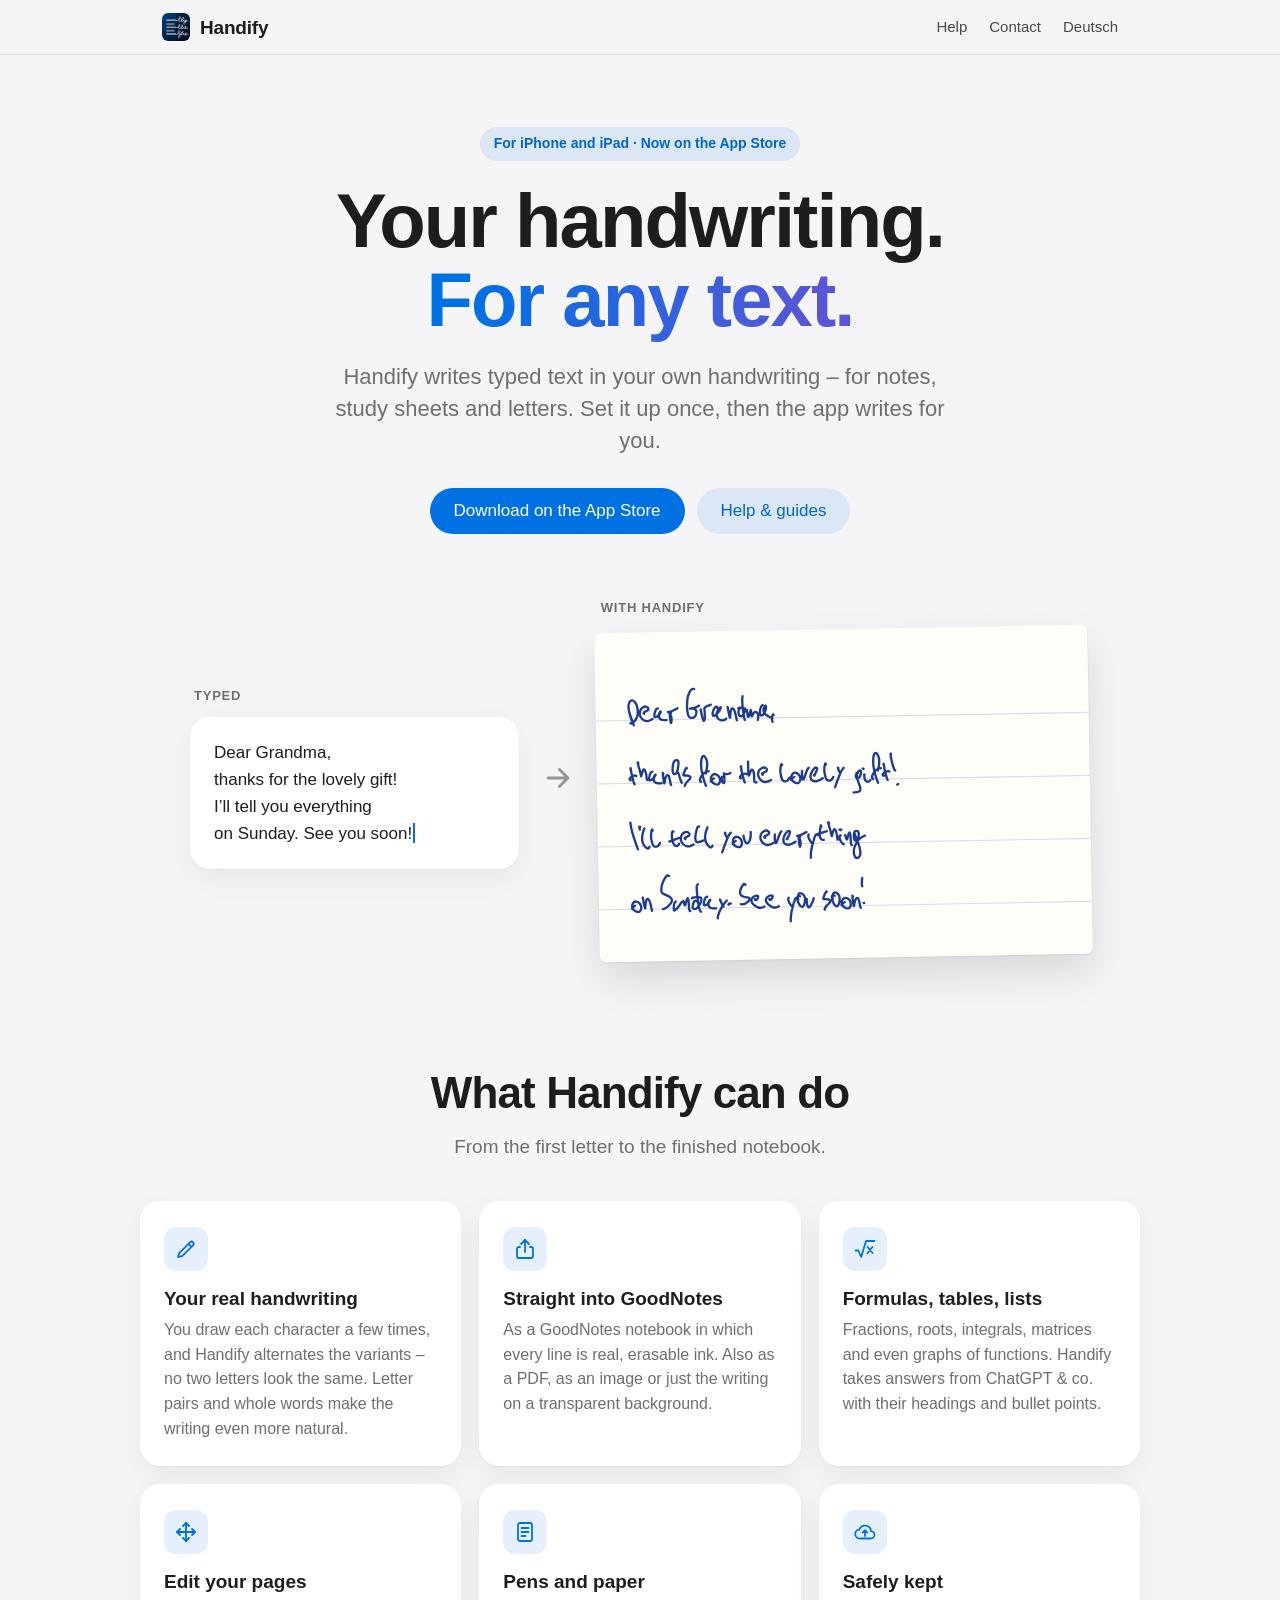
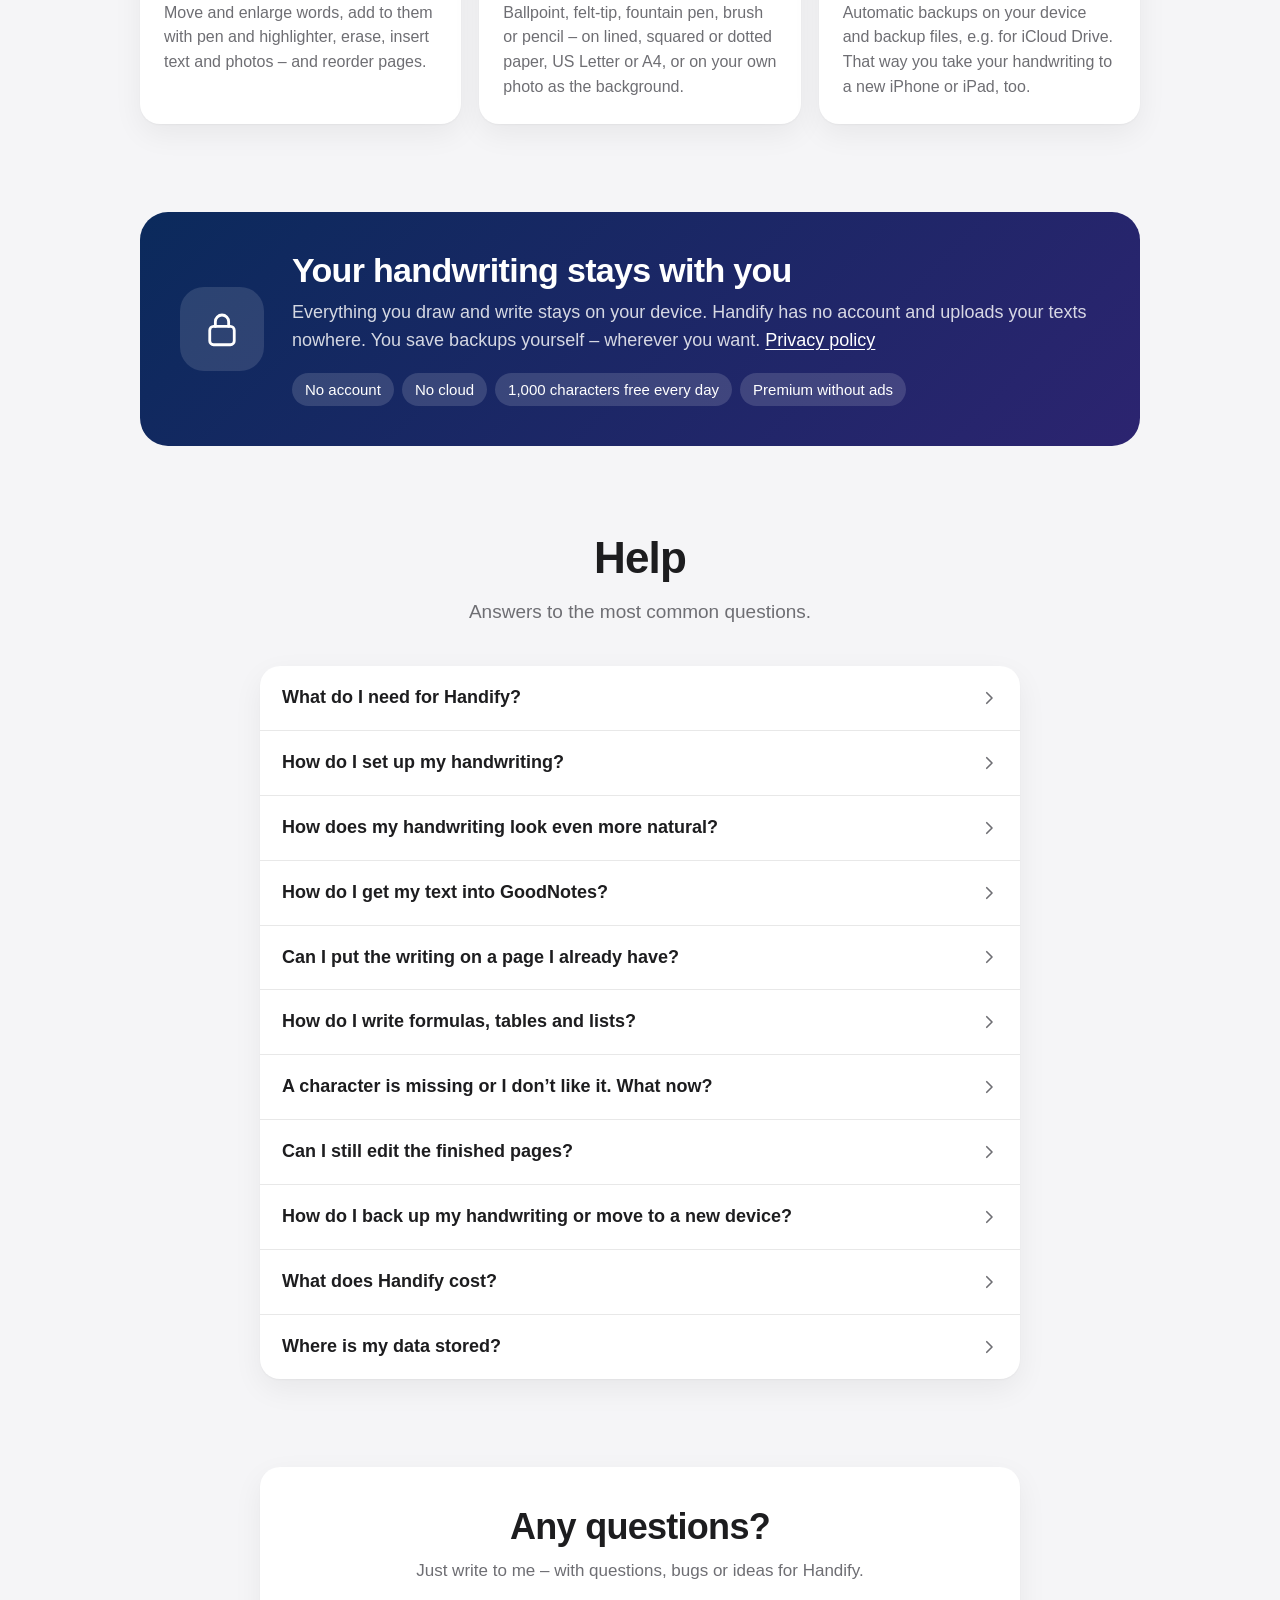
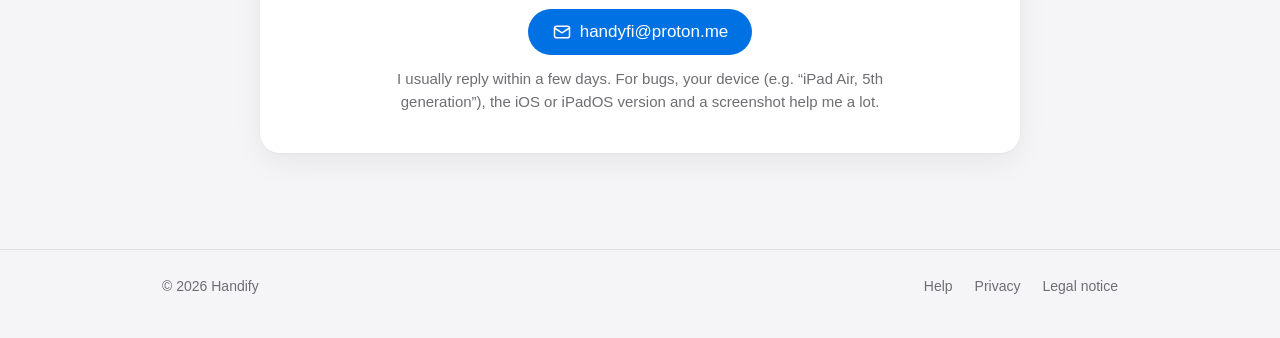
<file: en/index.html>
<!doctype html>
<html lang="en">
<head>
  <meta charset="utf-8">
  <meta name="viewport" content="width=device-width, initial-scale=1">
  <title>Handify – Your handwriting for any text</title>
  <meta name="description" content="Handify writes typed text in your own handwriting – on iPhone and iPad, as an erasable GoodNotes notebook, PDF or image. No account, no cloud.">
  <meta name="theme-color" content="#f5f5f7" media="(prefers-color-scheme: light)">
  <meta name="theme-color" content="#000000" media="(prefers-color-scheme: dark)">
  <link rel="canonical" href="https://handifyapp.github.io/en/">
  <link rel="alternate" hreflang="de" href="https://handifyapp.github.io/">
  <link rel="alternate" hreflang="en" href="https://handifyapp.github.io/en/">
  <meta property="og:type" content="website">
  <meta property="og:site_name" content="Handify">
  <meta property="og:title" content="Handify – Your handwriting for any text">
  <meta property="og:description" content="Typed text in your own handwriting – on iPhone and iPad, as an erasable GoodNotes notebook, PDF or image.">
  <meta property="og:url" content="https://handifyapp.github.io/en/">
  <meta property="og:image" content="https://handifyapp.github.io/og.png">
  <meta property="og:locale" content="en_US">
  <meta name="twitter:card" content="summary_large_image">
  <link rel="icon" href="/favicon.svg" type="image/svg+xml">
  <link rel="icon" href="/favicon-32.png" sizes="32x32" type="image/png">
  <link rel="apple-touch-icon" href="/apple-touch-icon.png">
  <link rel="stylesheet" href="/style.css">
</head>
<body>
  <header class="topbar">
    <div class="wrap">
      <a class="brand" href="/en/">
        <img src="/favicon.svg" alt="" width="28" height="28">
        Handify
      </a>
      <nav class="nav" aria-label="Sections">
        <a href="#help">Help</a>
        <a href="#contact">Contact</a>
        <a href="/" hreflang="de" lang="de">Deutsch</a>
      </nav>
    </div>
  </header>

  <main>
    <section class="hero wrap">
      <p class="eyebrow">For iPhone and iPad · Now on the App Store</p>
      <h1>Your handwriting.<br><span class="gradient">For any text.</span></h1>
      <p class="lead">Handify writes typed text in your own handwriting – for notes, study sheets and letters. Set it up once, then the app writes for you.</p>
      <div class="actions">
        <a class="button" href="https://apps.apple.com/app/id6825266673">Download on the App Store</a>
        <a class="button secondary" href="#help">Help &amp; guides</a>
      </div>

      <div class="demo">
        <div>
          <p class="demo-label">Typed</p>
          <div class="typed">
            <p>Dear Grandma,<br>thanks for the lovely gift!<br>I’ll tell you everything<br>on Sunday. See you soon!<span class="caret" aria-hidden="true"></span></p>
          </div>
        </div>
        <div class="arrow" aria-hidden="true">
          <svg viewBox="0 0 24 24" fill="none" stroke="currentColor" stroke-width="2" stroke-linecap="round" stroke-linejoin="round"><path d="M5 12h14M13 6l6 6-6 6"/></svg>
        </div>
        <div>
          <p class="demo-label">With Handify</p>
          <div class="paper">
            <svg viewBox="0 0 360 240" role="img" aria-label="The same text, written by hand">
              <line class="rule" x1="0" x2="360" y1="64" y2="64"/>
              <line class="rule" x1="0" x2="360" y1="110" y2="110"/>
              <line class="rule" x1="0" x2="360" y1="156" y2="156"/>
              <line class="rule" x1="0" x2="360" y1="202" y2="202"/>
              <g class="ink"><path class="w" style="--len:136;--t:0.18s;--d:0.40s" d="M24.9 59.0Q24.9 58.7 24.9 58.7Q24.8 58.6 24.8 58.6Q24.8 58.6 24.8 58.6Q24.8 58.6 24.8 58.8Q24.8 59.0 25.2 60.1Q25.6 61.3 26.2 63.0Q26.8 64.7 27.3 66.2Q27.7 67.6 27.7 67.6Q27.7 67.5 27.5 66.8Q27.2 66.2 26.7 64.9Q26.1 63.5 25.7 62.4Q25.3 61.3 24.7 58.5Q24.1 55.8 24.1 54.1Q24.0 52.4 24.7 51.1Q25.3 49.8 26.5 49.5Q27.6 49.2 28.8 50.7Q30.0 52.2 30.4 54.1Q30.8 56.0 30.8 57.8Q30.9 59.5 30.4 61.1Q29.8 62.6 29.1 63.6Q28.4 64.6 27.4 65.4Q26.4 66.2 26.0 66.3Q25.6 66.3 25.5 66.2L25.3 66.0M35.5 59.4Q35.0 59.0 35.0 58.7Q35.0 58.5 35.3 58.3Q35.5 58.1 35.9 58.0Q36.3 57.8 36.7 57.7Q37.0 57.5 37.6 57.2Q38.2 56.9 38.4 56.6Q38.6 56.2 38.6 55.8Q38.7 55.3 38.1 54.8Q37.5 54.2 36.7 54.1Q35.9 54.0 35.0 54.4Q34.1 54.8 33.3 55.8Q32.5 56.9 32.3 58.2Q32.1 59.5 32.4 60.6Q32.7 61.7 33.8 62.9Q34.9 64.1 36.3 64.5Q37.7 64.9 38.9 64.5Q40.1 64.1 40.4 63.9Q40.7 63.7 41.1 63.5L41.5 63.3M45.5 55.7Q45.1 55.7 44.7 55.9Q44.3 56.1 43.8 57.1Q43.4 58.1 43.0 59.6Q42.7 61.1 43.0 61.6Q43.2 62.1 44.0 61.9Q44.7 61.8 45.5 61.1Q46.3 60.3 46.9 59.5Q47.5 58.6 47.6 58.3Q47.7 58.0 47.6 57.9Q47.5 57.8 47.0 58.4Q46.5 59.0 46.3 59.9Q46.1 60.9 46.3 61.9Q46.4 62.9 47.1 63.4Q47.9 63.9 48.7 64.1Q49.6 64.3 50.3 64.3Q51.1 64.3 51.2 64.3Q51.3 64.3 51.5 64.3L51.7 64.2M55.2 59.0Q55.0 59.0 54.8 59.0Q54.5 59.0 54.2 59.1Q54.0 59.1 53.9 59.1Q53.9 59.1 53.9 59.1Q53.9 59.0 53.9 58.9Q53.9 58.9 53.9 59.1Q54.0 59.3 54.1 60.5Q54.2 61.8 54.4 63.5Q54.5 65.1 54.7 65.8Q54.9 66.5 55.0 66.4Q55.2 66.3 55.2 65.6Q55.3 64.9 55.4 64.1Q55.4 63.3 55.3 62.3Q55.2 61.4 54.7 60.5Q54.2 59.5 53.8 59.0Q53.3 58.5 53.1 58.4Q52.9 58.2 52.9 58.3Q52.9 58.4 53.2 58.4Q53.6 58.4 54.0 58.3Q54.5 58.2 55.8 57.7Q57.2 57.1 58.1 56.6Q59.0 56.1 59.4 56.0L59.8 55.8"/><path class="w" style="--len:237;--t:0.31s;--d:0.63s" d="M72.2 41.9Q71.5 41.7 70.8 41.9Q70.2 42.1 69.6 42.9Q69.0 43.6 68.3 45.3Q67.6 46.9 67.3 48.7Q67.0 50.5 66.9 53.2Q66.7 55.8 67.1 58.3Q67.4 60.9 67.9 61.7Q68.3 62.5 69.0 62.7Q69.8 63.0 70.8 62.9Q71.9 62.7 72.5 62.0Q73.1 61.3 73.4 60.2Q73.6 59.1 73.6 58.3Q73.5 57.4 73.0 57.0Q72.6 56.5 71.9 56.4Q71.2 56.2 70.7 56.2Q70.2 56.1 69.6 56.1Q69.1 56.1 69.0 56.2Q69.0 56.2 69.2 56.2Q69.5 56.2 70.6 56.0Q71.6 55.8 72.7 55.5Q73.8 55.2 74.5 54.8Q75.2 54.4 75.4 54.2L75.6 54.1M76.9 56.9Q76.9 56.8 76.9 56.8Q76.8 56.8 76.9 57.6Q76.9 58.4 77.3 60.3Q77.7 62.2 78.2 63.8Q78.7 65.4 78.9 65.3Q79.2 65.3 79.4 64.7Q79.6 64.2 79.7 63.2Q79.7 62.2 79.7 60.9Q79.7 59.7 79.6 58.6Q79.5 57.5 79.5 57.2Q79.5 56.8 79.5 56.4Q79.5 56.1 79.6 55.9Q79.7 55.7 80.1 55.4Q80.5 55.0 81.2 54.7Q81.8 54.4 82.5 54.2Q83.2 54.0 83.5 53.8Q83.8 53.7 84.0 53.6L84.2 53.6M89.0 56.1Q88.9 55.3 88.7 55.1Q88.5 54.9 87.9 55.1Q87.4 55.3 86.9 56.0Q86.5 56.6 85.9 58.0Q85.4 59.4 85.4 60.6Q85.4 61.8 86.2 61.8Q86.9 61.8 87.7 61.1Q88.6 60.5 89.5 59.3Q90.5 58.1 91.0 57.0Q91.5 55.8 91.5 55.6Q91.5 55.4 90.8 56.0Q90.1 56.5 89.6 57.2Q89.1 58.0 88.7 59.0Q88.2 60.1 88.4 61.5Q88.6 63.0 89.4 63.9Q90.2 64.7 91.2 65.0Q92.2 65.3 93.3 65.0Q94.3 64.7 94.6 64.6Q94.8 64.5 95.0 64.2L95.2 63.9M96.6 56.0Q96.4 55.4 96.4 55.4Q96.4 55.3 96.5 55.8Q96.6 56.2 96.7 57.1Q96.8 58.0 97.2 59.8Q97.5 61.7 97.7 62.4Q97.9 63.1 98.0 63.3Q98.2 63.4 98.2 63.1Q98.2 62.7 98.2 62.0Q98.3 61.3 98.4 60.1Q98.5 59.0 98.8 58.1Q99.1 57.1 99.3 56.8Q99.6 56.5 100.1 56.5Q100.5 56.5 101.1 57.5Q101.6 58.6 101.8 59.5Q102.0 60.3 102.3 61.5Q102.5 62.6 102.7 63.5Q102.8 64.5 102.9 64.7Q102.9 65.0 103.0 65.1L103.1 65.3M105.7 56.5Q105.3 56.2 105.2 56.2Q105.0 56.2 104.8 56.8Q104.5 57.3 104.4 58.3Q104.2 59.3 104.4 60.5Q104.5 61.7 105.2 62.1Q105.8 62.6 106.6 62.3Q107.3 61.9 107.9 61.0Q108.5 60.1 108.9 59.0Q109.3 58.0 109.3 57.5Q109.3 57.0 108.7 56.7Q108.2 56.4 107.4 56.2Q106.5 56.1 105.8 56.1Q105.0 56.1 104.6 56.2Q104.2 56.4 104.3 56.4Q104.4 56.5 104.5 56.5L104.6 56.5M107.5 47.7Q107.5 48.0 107.4 48.5Q107.2 49.0 107.2 51.1Q107.2 53.2 107.4 55.6Q107.7 58.0 107.9 59.9Q108.1 61.9 108.4 63.3Q108.6 64.6 108.7 64.9L108.9 65.1M110.5 58.4Q110.5 58.2 110.5 58.1Q110.5 58.0 110.5 57.9Q110.5 57.8 110.5 58.1Q110.6 58.4 110.7 59.6Q110.9 60.9 110.9 61.6Q111.0 62.3 111.1 62.7Q111.3 63.1 111.5 62.9Q111.8 62.7 112.0 61.9Q112.3 61.1 112.6 60.1Q113.0 59.1 113.1 58.5Q113.2 57.8 113.3 57.8Q113.4 57.8 113.4 58.2Q113.5 58.5 113.5 59.3Q113.5 60.2 113.6 61.2Q113.8 62.2 113.8 62.4Q113.9 62.6 114.1 62.5Q114.3 62.3 114.5 61.9Q114.7 61.4 114.9 60.9Q115.1 60.5 115.3 60.2Q115.5 60.0 115.7 59.7Q115.9 59.5 116.2 59.5Q116.4 59.4 116.8 59.5Q117.2 59.5 117.8 60.0Q118.3 60.5 118.5 61.1Q118.7 61.7 118.7 62.7Q118.7 63.7 118.6 64.1Q118.6 64.6 118.4 64.9L118.3 65.3M122.0 54.4Q121.7 54.6 121.3 55.2Q120.8 55.7 120.5 56.7Q120.1 57.7 120.0 58.7Q119.9 59.7 120.0 60.7Q120.1 61.7 120.5 61.9Q120.8 62.2 121.6 61.9Q122.4 61.5 123.1 60.5Q123.7 59.4 124.1 58.2Q124.4 56.9 124.5 56.0Q124.5 55.0 124.3 55.0Q124.0 54.9 123.7 55.3Q123.3 55.7 123.0 56.5Q122.7 57.4 122.6 58.3Q122.5 59.3 123.1 60.3Q123.7 61.3 124.6 61.8Q125.5 62.3 126.3 62.9Q127.2 63.4 127.4 63.5L127.6 63.7M130.0 61.8Q129.7 61.4 129.5 61.4Q129.3 61.4 129.2 61.8Q129.0 62.2 128.9 63.1Q128.8 64.1 128.8 64.7Q128.8 65.4 128.8 65.9Q128.9 66.5 129.0 66.7L129.0 66.9"/><path class="w" style="--len:152;--t:0.20s;--d:0.98s" d="M24.8 100.0Q24.8 99.6 24.8 99.2Q24.8 98.9 24.9 98.9Q24.9 98.9 25.0 99.5Q25.1 100.1 25.2 101.3Q25.3 102.5 25.7 104.0Q26.0 105.4 26.3 106.4Q26.5 107.4 26.8 108.5Q27.1 109.5 27.3 110.1Q27.5 110.6 27.5 110.7L27.6 110.7M24.8 107.7Q24.4 107.5 24.2 107.3Q24.0 107.0 24.0 106.8Q24.0 106.6 24.4 106.1Q24.8 105.5 25.5 105.1Q26.3 104.6 27.3 104.4Q28.3 104.2 28.6 104.4L28.9 104.6M30.6 95.5Q30.5 95.2 30.4 95.0Q30.2 94.8 30.2 94.8Q30.1 94.8 30.1 95.0Q30.1 95.3 30.4 96.4Q30.6 97.6 31.1 99.2Q31.6 100.8 31.9 102.3Q32.2 103.8 32.3 104.5Q32.5 105.1 32.6 104.9Q32.6 104.7 32.8 103.9Q33.0 103.0 33.3 102.0Q33.7 101.0 34.0 100.5Q34.3 100.0 34.7 100.0Q35.0 100.1 35.4 101.0Q35.8 101.8 36.1 103.2Q36.3 104.5 36.4 105.5Q36.5 106.6 36.5 107.1Q36.6 107.7 36.7 107.7Q36.7 107.7 36.8 107.7L36.9 107.7M40.8 101.7Q40.4 101.7 40.0 101.9Q39.6 102.1 39.2 103.1Q38.7 104.1 38.4 105.6Q38.0 107.1 38.3 107.6Q38.6 108.1 39.3 107.9Q40.0 107.8 40.8 107.1Q41.6 106.3 42.2 105.5Q42.8 104.6 43.0 104.3Q43.1 104.0 43.0 103.9Q42.8 103.8 42.4 104.4Q41.9 105.0 41.7 105.9Q41.5 106.9 41.6 107.9Q41.8 108.9 42.5 109.4Q43.2 109.9 44.1 110.1Q44.9 110.3 45.7 110.3Q46.4 110.3 46.5 110.3Q46.7 110.3 46.9 110.3L47.1 110.2M48.7 103.3Q48.4 102.8 48.3 102.7Q48.3 102.6 48.3 103.0Q48.3 103.3 48.4 104.5Q48.5 105.8 48.7 107.2Q48.8 108.6 48.9 109.3Q48.9 110.1 49.1 110.3Q49.2 110.5 49.3 110.4Q49.3 110.3 49.4 109.9Q49.5 109.5 49.7 108.3Q50.0 107.1 50.3 106.3Q50.5 105.4 51.0 104.9Q51.5 104.4 51.9 104.4Q52.4 104.5 52.7 105.2Q52.9 105.8 53.2 107.3Q53.6 108.7 53.7 109.5Q53.7 110.2 53.9 110.8Q54.1 111.4 54.2 111.5L54.2 111.7M58.7 102.5Q58.7 102.5 58.7 102.4Q58.7 102.4 58.7 102.2Q58.7 102.0 59.0 101.2Q59.3 100.4 59.5 98.9Q59.8 97.4 59.9 96.1Q59.9 94.8 59.7 94.2Q59.5 93.7 58.7 93.6Q57.9 93.5 57.4 93.8Q56.9 94.2 56.3 95.4Q55.8 96.5 55.6 98.6Q55.4 100.6 55.6 102.0Q55.8 103.3 56.2 103.5Q56.6 103.8 57.0 103.8Q57.4 103.7 57.9 103.3Q58.5 102.9 58.7 102.7Q59.0 102.5 59.3 102.6Q59.7 102.8 59.8 103.3Q59.9 103.8 60.3 105.2Q60.7 106.6 61.0 107.5Q61.3 108.5 61.5 109.1Q61.8 109.8 61.9 109.9Q61.9 109.9 62.0 110.1L62.1 110.2M66.0 99.6Q65.9 99.4 65.7 99.4Q65.6 99.4 65.3 99.7Q65.1 100.0 64.7 100.8Q64.3 101.7 63.9 102.7Q63.5 103.7 63.4 104.1Q63.2 104.6 63.4 104.7Q63.6 104.9 64.1 104.9Q64.6 104.9 65.4 104.9Q66.2 105.0 66.9 105.2Q67.6 105.4 68.0 105.7Q68.4 106.0 68.4 106.5Q68.4 107.0 68.1 107.4Q67.7 107.8 67.3 108.2Q66.8 108.6 66.3 109.1Q65.7 109.7 65.3 110.3Q64.8 111.0 64.6 111.4Q64.3 111.8 64.3 112.0Q64.3 112.2 64.2 112.4L64.2 112.6"/><path class="w" style="--len:98;--t:0.13s;--d:1.23s" d="M79.7 103.7Q79.8 103.3 79.8 103.0Q79.8 102.8 79.9 102.4Q80.1 102.0 80.3 101.2Q80.5 100.4 80.6 99.2Q80.8 98.0 80.8 96.6Q80.9 95.3 80.4 93.8Q79.9 92.3 79.3 91.6Q78.8 90.9 78.2 90.9Q77.7 90.8 77.2 91.9Q76.6 92.9 76.5 94.9Q76.3 96.9 76.4 99.0Q76.5 101.0 77.1 103.8Q77.7 106.6 78.3 108.7Q78.9 110.7 79.2 111.5Q79.5 112.2 79.6 112.5L79.7 112.7M76.1 109.8Q75.7 109.4 75.5 109.1Q75.3 108.9 75.3 108.3Q75.3 107.7 76.0 106.3Q76.8 104.9 77.8 103.9Q78.8 103.0 79.8 102.6Q80.8 102.2 81.0 102.2Q81.3 102.2 81.6 102.2L81.9 102.1M85.5 107.4Q84.6 107.9 84.2 108.2Q83.8 108.5 83.5 108.7Q83.3 109.0 83.2 109.2Q83.1 109.4 83.6 109.7Q84.1 110.1 84.9 110.7Q85.7 111.4 86.6 111.7Q87.5 112.0 88.3 111.9Q89.1 111.7 89.5 110.8Q89.9 109.9 90.0 109.1Q90.0 108.2 89.7 107.1Q89.4 106.1 88.4 105.3Q87.5 104.5 86.4 104.3Q85.4 104.1 84.5 105.0Q83.5 106.0 83.4 107.1Q83.3 108.2 83.6 108.9Q83.9 109.7 84.2 109.9L84.4 110.2M92.0 106.5Q91.8 106.3 91.6 106.3Q91.5 106.3 91.4 106.6Q91.4 106.9 91.3 107.9Q91.2 108.9 91.4 109.5Q91.6 110.2 91.9 110.5Q92.3 110.9 92.5 110.9Q92.8 111.0 92.9 110.9Q93.1 110.7 93.1 110.1Q93.2 109.5 93.2 108.3Q93.2 107.1 93.1 106.1Q93.1 105.0 93.0 104.4Q92.9 103.8 92.9 103.8Q92.8 103.7 92.9 104.0Q93.1 104.2 93.5 104.4Q94.0 104.5 94.9 104.4Q95.9 104.4 96.4 104.2Q96.9 104.0 97.3 103.8L97.6 103.7"/><path class="w" style="--len:81;--t:0.11s;--d:1.41s" d="M105.3 100.0Q105.3 99.6 105.3 99.2Q105.3 98.9 105.4 98.9Q105.4 98.9 105.5 99.5Q105.6 100.1 105.7 101.3Q105.8 102.5 106.2 104.0Q106.5 105.4 106.8 106.4Q107.0 107.4 107.3 108.5Q107.5 109.5 107.7 110.1Q107.9 110.6 108.0 110.7L108.1 110.7M105.3 107.7Q104.9 107.5 104.7 107.3Q104.5 107.0 104.5 106.8Q104.5 106.6 104.9 106.1Q105.3 105.5 106.0 105.1Q106.8 104.6 107.7 104.4Q108.7 104.2 109.1 104.4L109.4 104.6M110.6 96.9Q110.6 96.2 110.6 96.0Q110.6 95.7 110.6 95.7Q110.6 95.7 110.7 96.4Q110.7 97.0 110.7 98.7Q110.7 100.4 110.7 102.0Q110.7 103.7 110.7 104.6Q110.7 105.5 110.9 105.7Q111.0 106.0 111.1 105.7Q111.3 105.5 111.5 105.0Q111.8 104.4 112.1 103.4Q112.5 102.5 112.9 101.9Q113.4 101.3 113.9 101.8Q114.5 102.2 114.7 103.8Q114.9 105.3 114.9 107.0Q114.9 108.7 115.0 109.6Q115.1 110.5 115.2 110.6Q115.4 110.7 115.8 110.8Q116.2 110.9 116.4 110.9L116.6 110.9M121.2 105.4Q120.7 105.0 120.7 104.8Q120.7 104.5 120.9 104.3Q121.2 104.1 121.6 104.0Q122.0 103.8 122.3 103.7Q122.7 103.5 123.3 103.2Q123.9 102.9 124.1 102.6Q124.2 102.2 124.3 101.8Q124.4 101.3 123.8 100.8Q123.2 100.2 122.4 100.1Q121.6 100.0 120.7 100.4Q119.7 100.8 118.9 101.8Q118.1 102.9 117.9 104.2Q117.7 105.5 118.1 106.6Q118.4 107.7 119.5 108.9Q120.5 110.1 121.9 110.5Q123.3 110.9 124.5 110.5Q125.7 110.1 126.1 109.9Q126.4 109.7 126.8 109.5L127.2 109.3"/><path class="w" style="--len:135;--t:0.18s;--d:1.57s" d="M135.5 98.6Q135.1 98.0 135.0 97.9Q134.9 97.8 134.7 98.4Q134.5 98.9 134.3 100.3Q134.1 101.7 134.1 103.1Q134.1 104.5 134.6 106.6Q135.1 108.7 135.5 109.4Q135.9 110.1 136.5 110.3Q137.1 110.6 137.9 110.5Q138.7 110.3 139.3 109.8Q139.8 109.3 140.1 108.7Q140.5 108.2 140.5 108.0L140.6 107.8M144.2 107.4Q143.2 107.9 142.8 108.2Q142.4 108.5 142.2 108.7Q141.9 109.0 141.8 109.2Q141.8 109.4 142.2 109.7Q142.7 110.1 143.5 110.7Q144.3 111.4 145.2 111.7Q146.2 112.0 147.0 111.9Q147.7 111.7 148.2 110.8Q148.6 109.9 148.6 109.1Q148.7 108.2 148.4 107.1Q148.0 106.1 147.1 105.3Q146.2 104.5 145.1 104.3Q144.0 104.1 143.1 105.0Q142.2 106.0 142.0 107.1Q141.9 108.2 142.2 108.9Q142.6 109.7 142.8 109.9L143.1 110.2M150.1 103.1Q150.0 103.1 149.9 103.3Q149.9 103.4 149.9 104.2Q149.9 105.0 149.9 106.4Q149.9 107.8 150.1 108.6Q150.3 109.4 150.7 109.3Q151.1 109.1 151.5 108.1Q151.8 107.1 152.4 105.7Q152.9 104.2 153.4 103.2Q153.8 102.1 154.2 101.6Q154.5 101.2 154.6 101.0L154.8 100.9M159.1 106.6Q158.7 106.6 158.7 106.6Q158.6 106.6 158.5 106.6Q158.5 106.6 158.7 106.4Q158.9 106.2 159.5 105.3Q160.1 104.4 160.5 103.3Q161.0 102.2 161.1 101.6Q161.1 100.9 160.5 100.8Q159.9 100.6 159.2 101.1Q158.5 101.5 157.5 103.1Q156.5 104.7 156.2 105.9Q155.9 107.1 156.2 108.5Q156.5 109.8 157.6 110.3Q158.7 110.9 160.0 110.8Q161.3 110.7 162.8 109.9Q164.3 109.1 164.6 108.9L165.0 108.6M167.6 98.6Q167.2 98.0 167.1 97.9Q167.0 97.8 166.8 98.4Q166.6 98.9 166.4 100.3Q166.2 101.7 166.2 103.1Q166.2 104.5 166.7 106.6Q167.2 108.7 167.6 109.4Q168.0 110.1 168.6 110.3Q169.2 110.6 170.0 110.5Q170.8 110.3 171.3 109.8Q171.9 109.3 172.2 108.7Q172.5 108.2 172.6 108.0L172.7 107.8M176.5 101.5Q176.5 101.4 176.4 101.3Q176.2 101.2 176.2 101.2Q176.1 101.2 176.2 101.6Q176.4 102.1 176.6 102.7Q176.8 103.3 177.0 103.7Q177.2 104.1 177.3 104.3L177.5 104.5M180.4 101.3Q179.4 102.4 178.7 103.6Q178.0 104.9 177.4 106.3Q176.9 107.7 176.0 109.7Q175.2 111.7 174.7 113.1Q174.3 114.5 174.1 114.7Q174.0 115.0 173.9 115.2L173.9 115.4"/><path class="w" style="--len:134;--t:0.17s;--d:1.79s" d="M190.8 105.1Q190.1 105.0 189.8 105.2Q189.6 105.4 189.4 106.3Q189.1 107.1 189.2 107.9Q189.2 108.7 189.7 109.0Q190.2 109.3 190.8 109.0Q191.5 108.7 191.9 108.2Q192.3 107.7 192.6 106.7Q193.0 105.7 193.0 104.7Q193.1 103.8 192.6 103.5Q192.1 103.3 191.3 103.9Q190.5 104.5 190.1 105.6Q189.8 106.7 189.9 108.1Q190.1 109.5 190.6 111.1Q191.1 112.6 191.6 113.9Q192.1 115.2 192.2 116.0Q192.3 116.8 192.2 117.6Q192.2 118.3 191.7 118.6Q191.2 119.0 190.6 119.0Q189.9 119.1 189.0 119.2Q188.1 119.2 187.7 119.3Q187.4 119.4 187.4 119.4Q187.4 119.4 187.3 119.4L187.3 119.5M195.6 106.7Q195.6 106.6 195.4 106.5Q195.2 106.3 195.2 106.6Q195.2 106.9 195.3 107.8Q195.4 108.7 195.7 109.8Q196.0 110.9 196.6 111.3Q197.2 111.8 197.9 111.8Q198.5 111.8 199.0 111.4Q199.5 111.0 199.6 110.8L199.7 110.6M194.8 102.2Q194.4 102.2 194.4 102.2Q194.3 102.1 194.3 102.1Q194.3 102.1 194.4 102.2Q194.6 102.2 194.7 102.3L194.8 102.4M205.3 103.7Q205.4 103.3 205.4 103.0Q205.4 102.8 205.6 102.4Q205.7 102.0 205.9 101.2Q206.1 100.4 206.2 99.2Q206.4 98.0 206.4 96.6Q206.5 95.3 206.0 93.8Q205.6 92.3 205.0 91.6Q204.4 90.9 203.9 90.9Q203.3 90.8 202.8 91.9Q202.2 92.9 202.1 94.9Q202.0 96.9 202.0 99.0Q202.1 101.0 202.7 103.8Q203.3 106.6 203.9 108.7Q204.5 110.7 204.8 111.5Q205.2 112.2 205.2 112.5L205.3 112.7M201.7 109.8Q201.3 109.4 201.1 109.1Q200.9 108.9 200.9 108.3Q200.9 107.7 201.7 106.3Q202.4 104.9 203.4 103.9Q204.4 103.0 205.4 102.6Q206.4 102.2 206.6 102.2Q206.9 102.2 207.2 102.2L207.6 102.1M209.6 100.0Q209.6 99.6 209.6 99.2Q209.6 98.9 209.6 98.9Q209.7 98.9 209.8 99.5Q209.8 100.1 210.0 101.3Q210.1 102.5 210.4 104.0Q210.7 105.4 211.0 106.4Q211.3 107.4 211.5 108.5Q211.8 109.5 212.0 110.1Q212.2 110.6 212.3 110.7L212.3 110.7M209.6 107.7Q209.2 107.5 209.0 107.3Q208.7 107.0 208.7 106.8Q208.7 106.6 209.2 106.1Q209.6 105.5 210.3 105.1Q211.0 104.6 212.0 104.4Q213.0 104.2 213.3 104.4L213.7 104.6M215.1 92.0Q215.0 91.6 214.9 91.5Q214.8 91.5 214.8 92.3Q214.8 93.0 215.0 94.1Q215.1 95.2 215.5 97.0Q215.9 98.8 216.3 100.3Q216.7 101.8 217.2 102.8Q217.6 103.7 217.8 103.8L217.9 104.0M220.0 113.9Q219.8 113.9 219.6 114.0Q219.4 114.2 219.3 114.3Q219.2 114.3 219.4 114.3Q219.5 114.2 219.6 114.1L219.8 114.0"/><path class="w" style="--len:64;--t:0.10s;--d:2.01s" d="M24.0 138.8Q24.0 138.6 24.0 138.6Q24.0 138.6 24.0 138.7Q24.0 138.8 24.2 140.2Q24.4 141.6 24.7 143.3Q25.1 145.0 25.7 147.4Q26.4 149.8 27.1 151.8Q27.7 153.8 28.3 155.6Q28.8 157.4 29.0 157.8Q29.2 158.2 29.3 158.2L29.3 158.2M31.2 141.8Q30.8 141.7 30.6 141.7Q30.5 141.7 30.5 141.9Q30.5 142.1 30.5 142.5Q30.5 142.9 30.6 143.1Q30.8 143.3 30.8 143.5L30.9 143.7M34.2 143.0Q33.9 143.6 33.6 144.4Q33.3 145.2 32.9 146.6Q32.5 148.1 32.4 150.0Q32.3 151.8 32.6 152.7Q32.8 153.5 33.2 154.5Q33.6 155.4 34.3 156.2Q35.0 157.0 35.6 157.4Q36.1 157.8 36.5 157.7Q37.0 157.7 37.2 157.3Q37.4 157.0 37.5 156.7L37.7 156.5M40.3 144.6Q39.9 144.0 39.8 143.9Q39.6 143.8 39.4 144.4Q39.3 144.9 39.1 146.3Q38.9 147.7 38.9 149.1Q38.9 150.5 39.4 152.6Q39.9 154.7 40.3 155.4Q40.7 156.1 41.3 156.3Q41.9 156.6 42.7 156.5Q43.5 156.3 44.0 155.8Q44.6 155.3 44.9 154.7Q45.2 154.2 45.3 154.0L45.4 153.8"/><path class="w" style="--len:94;--t:0.12s;--d:2.16s" d="M55.3 145.7Q55.0 145.6 54.9 145.5Q54.8 145.4 54.6 145.8Q54.4 146.2 54.2 146.9Q54.1 147.5 54.1 149.0Q54.1 150.4 54.5 152.1Q54.9 153.9 55.4 154.8Q56.0 155.7 56.6 156.1Q57.3 156.5 57.9 156.2Q58.5 155.9 58.8 155.5Q59.0 155.1 59.2 154.9L59.3 154.6M54.1 152.2Q52.9 152.5 52.6 152.7Q52.3 152.9 52.3 152.9Q52.4 152.9 52.7 152.8Q53.0 152.7 53.8 152.5Q54.6 152.2 56.0 151.6Q57.4 151.0 58.1 150.8Q58.8 150.5 59.0 150.4L59.3 150.4M63.9 151.4Q63.4 151.0 63.4 150.8Q63.4 150.5 63.7 150.3Q63.9 150.1 64.3 150.0Q64.7 149.8 65.1 149.7Q65.4 149.5 66.0 149.2Q66.6 148.9 66.8 148.6Q67.0 148.2 67.0 147.8Q67.1 147.3 66.5 146.8Q65.9 146.2 65.1 146.1Q64.3 146.0 63.4 146.4Q62.5 146.8 61.7 147.8Q60.9 148.9 60.7 150.2Q60.5 151.5 60.8 152.6Q61.1 153.7 62.2 154.9Q63.3 156.1 64.7 156.5Q66.1 156.9 67.3 156.5Q68.5 156.1 68.8 155.9Q69.1 155.7 69.5 155.5L69.9 155.3M74.1 142.4Q74.0 142.2 73.8 142.2Q73.5 142.2 73.0 142.8Q72.6 143.4 72.0 145.8Q71.4 148.1 71.2 150.1Q71.1 152.2 71.6 153.0Q72.0 153.8 72.9 153.8Q73.7 153.8 74.9 153.4Q76.1 153.0 76.4 152.9Q76.7 152.7 76.9 152.6L77.2 152.5M80.2 143.0Q80.0 143.6 79.7 144.4Q79.3 145.2 78.9 146.6Q78.5 148.1 78.4 150.0Q78.4 151.8 78.6 152.7Q78.8 153.5 79.2 154.5Q79.6 155.4 80.3 156.2Q81.1 157.0 81.6 157.4Q82.1 157.8 82.6 157.7Q83.0 157.7 83.2 157.3Q83.4 157.0 83.6 156.7L83.7 156.5"/><path class="w" style="--len:66;--t:0.10s;--d:2.34s" d="M93.2 147.5Q93.2 147.4 93.1 147.3Q93.0 147.2 92.9 147.2Q92.8 147.2 93.0 147.6Q93.1 148.1 93.3 148.7Q93.5 149.3 93.7 149.7Q93.9 150.1 94.1 150.3L94.2 150.5M97.1 147.3Q96.2 148.4 95.4 149.6Q94.7 150.9 94.2 152.3Q93.7 153.7 92.8 155.7Q91.9 157.7 91.5 159.1Q91.0 160.5 90.9 160.7Q90.7 161.0 90.7 161.2L90.6 161.4M100.7 153.4Q99.8 153.9 99.4 154.2Q99.0 154.5 98.7 154.7Q98.4 155.0 98.4 155.2Q98.3 155.4 98.8 155.7Q99.2 156.1 100.0 156.7Q100.8 157.4 101.8 157.7Q102.7 158.0 103.5 157.9Q104.3 157.7 104.7 156.8Q105.1 155.9 105.1 155.1Q105.2 154.2 104.9 153.1Q104.5 152.1 103.6 151.3Q102.7 150.5 101.6 150.3Q100.6 150.1 99.6 151.0Q98.7 152.0 98.6 153.1Q98.4 154.2 98.8 154.9Q99.1 155.7 99.4 155.9L99.6 156.2M106.5 149.5Q106.5 149.5 106.5 149.5Q106.4 149.5 106.4 149.9Q106.4 150.2 106.7 151.3Q106.9 152.5 107.3 153.5Q107.7 154.5 108.4 154.9Q109.0 155.3 109.6 154.9Q110.3 154.5 110.6 153.7Q111.0 153.0 111.2 152.2Q111.4 151.4 111.6 150.3Q111.7 149.1 111.7 148.5Q111.7 147.8 111.7 147.6Q111.7 147.4 111.7 147.2L111.7 147.0"/><path class="w" style="--len:268;--t:0.35s;--d:2.49s" d="M122.1 151.4Q121.5 151.0 121.5 150.8Q121.5 150.5 121.8 150.3Q122.1 150.1 122.5 150.0Q122.9 149.8 123.2 149.7Q123.5 149.5 124.1 149.2Q124.7 148.9 124.9 148.6Q125.1 148.2 125.2 147.8Q125.2 147.3 124.6 146.8Q124.0 146.2 123.2 146.1Q122.4 146.0 121.5 146.4Q120.6 146.8 119.8 147.8Q119.0 148.9 118.8 150.2Q118.6 151.5 118.9 152.6Q119.3 153.7 120.3 154.9Q121.4 156.1 122.8 156.5Q124.2 156.9 125.4 156.5Q126.6 156.1 126.9 155.9Q127.2 155.7 127.6 155.5L128.0 155.3M129.5 149.1Q129.4 149.1 129.3 149.3Q129.2 149.4 129.2 150.2Q129.2 151.0 129.2 152.4Q129.2 153.8 129.4 154.6Q129.6 155.4 130.0 155.3Q130.4 155.1 130.8 154.1Q131.2 153.1 131.7 151.7Q132.3 150.2 132.7 149.2Q133.2 148.1 133.5 147.6Q133.9 147.2 134.0 147.0L134.1 146.9M138.5 152.6Q138.1 152.6 138.0 152.6Q138.0 152.6 137.9 152.6Q137.8 152.6 138.0 152.4Q138.2 152.2 138.8 151.3Q139.4 150.4 139.9 149.3Q140.3 148.2 140.4 147.6Q140.5 146.9 139.9 146.8Q139.3 146.6 138.6 147.1Q137.8 147.5 136.8 149.1Q135.8 150.7 135.6 151.9Q135.3 153.1 135.6 154.5Q135.8 155.8 137.0 156.3Q138.1 156.9 139.3 156.8Q140.6 156.7 142.1 155.9Q143.7 155.1 144.0 154.9L144.3 154.6M147.8 151.0Q147.6 151.0 147.4 151.0Q147.1 151.0 146.8 151.1Q146.6 151.1 146.5 151.1Q146.5 151.1 146.5 151.1Q146.5 151.0 146.5 150.9Q146.5 150.9 146.5 151.1Q146.6 151.3 146.7 152.5Q146.8 153.8 147.0 155.5Q147.1 157.1 147.3 157.8Q147.5 158.5 147.6 158.4Q147.8 158.3 147.8 157.6Q147.9 156.9 148.0 156.1Q148.0 155.3 147.9 154.3Q147.8 153.4 147.3 152.5Q146.8 151.5 146.4 151.0Q145.9 150.5 145.7 150.4Q145.5 150.2 145.5 150.3Q145.5 150.4 145.9 150.4Q146.2 150.4 146.6 150.3Q147.1 150.2 148.4 149.7Q149.8 149.1 150.7 148.6Q151.6 148.1 152.0 148.0L152.4 147.8M154.0 149.5Q153.7 150.0 153.7 150.3Q153.6 150.6 153.8 151.5Q154.0 152.5 154.6 153.5Q155.2 154.6 155.8 155.3Q156.4 155.9 156.6 156.0Q156.8 156.1 156.9 156.1L157.1 156.1M159.1 149.8Q158.8 150.4 158.4 151.3Q158.0 152.3 157.5 154.0Q156.9 155.7 156.4 157.7Q155.9 159.8 155.6 161.6Q155.3 163.5 155.3 164.8Q155.2 166.0 155.3 166.3L155.3 166.6M163.3 144.1Q163.2 143.0 163.1 143.0Q163.0 142.9 163.0 143.2Q162.9 143.4 162.6 144.7Q162.3 146.0 162.2 147.6Q162.1 149.3 162.1 150.7Q162.2 152.1 162.8 152.8Q163.4 153.5 164.1 153.6Q164.8 153.7 164.9 153.7L165.0 153.7M160.6 150.0Q160.2 149.7 160.2 149.5Q160.2 149.4 160.6 149.3Q161.0 149.1 162.0 148.8Q162.9 148.5 164.4 148.1Q165.9 147.7 166.3 147.6Q166.6 147.5 166.9 147.5L167.3 147.4M169.0 141.5Q168.8 141.2 168.7 141.0Q168.6 140.8 168.5 140.8Q168.4 140.8 168.4 141.0Q168.4 141.3 168.7 142.4Q169.0 143.6 169.4 145.2Q169.9 146.8 170.2 148.3Q170.6 149.8 170.7 150.5Q170.8 151.1 170.9 150.9Q171.0 150.7 171.2 149.9Q171.4 149.0 171.7 148.0Q172.0 147.0 172.4 146.5Q172.7 146.0 173.0 146.0Q173.4 146.1 173.8 147.0Q174.2 147.8 174.4 149.2Q174.7 150.5 174.7 151.5Q174.8 152.6 174.9 153.1Q174.9 153.7 175.0 153.7Q175.1 153.7 175.1 153.7L175.2 153.7M177.3 150.7Q177.2 150.7 177.0 150.7Q176.8 150.7 176.7 150.8Q176.5 150.9 176.5 151.4Q176.4 152.0 176.7 153.0Q176.9 154.1 177.5 155.1Q178.0 156.1 178.5 156.5Q179.0 157.0 179.2 157.1L179.5 157.1M177.9 146.4Q177.1 146.4 176.8 146.4Q176.5 146.4 176.5 146.4Q176.5 146.4 176.7 146.4Q176.9 146.5 177.1 146.6L177.3 146.8M180.8 150.9Q180.6 150.6 180.6 150.5Q180.6 150.5 180.6 150.5Q180.6 150.5 180.8 150.9Q180.9 151.3 181.1 152.0Q181.3 152.7 181.4 153.1Q181.6 153.5 181.7 153.7Q181.8 153.8 182.0 153.5Q182.1 153.3 182.3 152.5Q182.5 151.7 182.7 151.0Q182.9 150.2 183.3 149.4Q183.7 148.5 183.9 148.5Q184.1 148.5 184.3 149.5Q184.5 150.6 184.5 152.4Q184.6 154.2 184.7 155.5Q184.7 156.7 184.9 157.3Q185.1 157.9 185.3 157.9Q185.4 157.9 185.5 157.9L185.5 157.9M187.9 147.8Q187.7 148.0 187.3 148.6Q187.0 149.3 186.9 150.7Q186.9 152.2 187.1 153.3Q187.4 154.5 187.9 154.6Q188.5 154.7 189.0 154.3Q189.5 153.8 189.8 153.1Q190.2 152.5 190.4 151.3Q190.6 150.2 190.5 149.3Q190.5 148.4 190.0 147.9Q189.5 147.4 188.8 147.5Q188.1 147.5 187.7 147.9Q187.4 148.2 187.5 149.1Q187.5 150.0 188.1 151.3Q188.6 152.7 189.3 154.7Q190.1 156.6 190.5 158.0Q191.0 159.5 191.2 160.9Q191.5 162.3 191.5 163.6Q191.5 164.8 191.1 165.6Q190.7 166.4 190.2 166.8Q189.6 167.2 189.3 167.3Q188.9 167.4 188.7 167.2L188.5 167.1M188.6 167.0Q188.6 167.0 188.6 167.0Q188.6 167.0 188.5 167.0Q188.5 167.0 188.4 167.0Q188.3 167.0 188.3 167.0Q188.2 167.1 188.1 167.1Q187.9 167.1 187.8 166.8Q187.7 166.6 187.4 166.0Q187.1 165.4 186.9 164.5Q186.7 163.6 186.7 162.5Q186.7 161.4 187.1 160.0Q187.4 158.7 188.0 157.7Q188.6 156.6 189.4 155.3Q190.2 154.1 191.3 153.1Q192.5 152.2 193.3 151.9Q194.2 151.5 194.4 151.4Q194.6 151.3 194.8 151.2L195.0 151.1"/><path class="w" style="--len:57;--t:0.10s;--d:2.89s" d="M26.4 199.4Q25.5 199.9 25.1 200.2Q24.7 200.5 24.4 200.7Q24.1 201.0 24.1 201.2Q24.0 201.4 24.5 201.7Q24.9 202.1 25.7 202.7Q26.5 203.4 27.5 203.7Q28.4 204.0 29.2 203.9Q30.0 203.7 30.4 202.8Q30.8 201.9 30.9 201.1Q30.9 200.2 30.6 199.1Q30.2 198.1 29.3 197.3Q28.4 196.5 27.3 196.3Q26.3 196.1 25.3 197.0Q24.4 198.0 24.3 199.1Q24.1 200.2 24.5 200.9Q24.8 201.7 25.1 201.9L25.3 202.2M32.2 194.0Q32.1 193.4 32.1 193.4Q32.1 193.3 32.2 193.8Q32.2 194.2 32.4 195.1Q32.5 196.0 32.8 197.8Q33.2 199.7 33.4 200.4Q33.6 201.1 33.7 201.3Q33.8 201.4 33.8 201.1Q33.8 200.7 33.9 200.0Q34.0 199.3 34.1 198.1Q34.2 197.0 34.5 196.1Q34.8 195.1 35.0 194.8Q35.3 194.5 35.8 194.5Q36.2 194.5 36.7 195.5Q37.3 196.6 37.5 197.5Q37.7 198.3 37.9 199.5Q38.2 200.6 38.3 201.5Q38.5 202.5 38.5 202.7Q38.6 203.0 38.7 203.1L38.7 203.3"/><path class="w" style="--len:172;--t:0.22s;--d:3.04s" d="M51.6 178.1Q50.9 177.7 50.6 177.7Q50.3 177.6 49.9 177.9Q49.5 178.1 48.7 179.3Q47.9 180.4 47.1 182.3Q46.3 184.3 45.9 186.0Q45.6 187.8 45.8 189.0Q45.9 190.1 46.5 190.5Q47.1 190.9 48.0 191.4Q48.9 191.8 50.1 192.4Q51.2 192.9 52.0 193.5Q52.8 194.1 53.1 194.8Q53.3 195.5 53.3 196.2Q53.2 196.9 52.7 197.7Q52.1 198.5 51.4 199.3Q50.7 200.1 49.5 200.9Q48.3 201.7 47.5 201.9Q46.8 202.2 46.7 202.2Q46.5 202.2 46.6 202.2Q46.7 202.2 46.7 202.1L46.8 202.1M56.1 196.7Q55.8 196.9 55.4 197.5Q55.0 198.1 54.8 199.4Q54.6 200.7 54.6 201.9Q54.5 203.1 54.8 203.3Q55.0 203.5 55.8 202.9Q56.6 202.3 57.7 201.0Q58.8 199.7 59.5 198.6Q60.2 197.5 60.4 197.3L60.5 197.1M61.8 196.9Q61.7 196.6 61.7 196.5Q61.7 196.5 61.7 196.5Q61.7 196.5 61.8 196.9Q61.9 197.3 62.1 198.0Q62.3 198.7 62.5 199.1Q62.6 199.5 62.7 199.7Q62.9 199.8 63.0 199.5Q63.1 199.3 63.3 198.5Q63.5 197.7 63.7 197.0Q63.9 196.2 64.3 195.4Q64.7 194.5 64.9 194.5Q65.1 194.5 65.3 195.5Q65.5 196.6 65.6 198.4Q65.6 200.2 65.7 201.5Q65.8 202.7 66.0 203.3Q66.2 203.9 66.3 203.9Q66.5 203.9 66.5 203.9L66.6 203.9M71.3 196.9Q71.0 196.5 70.6 196.4Q70.3 196.4 69.9 196.7Q69.5 197.0 69.1 197.9Q68.7 198.9 68.5 200.0Q68.3 201.1 68.4 201.7Q68.6 202.3 69.5 202.5Q70.4 202.6 71.1 202.1Q71.9 201.5 72.9 200.2Q74.0 198.9 74.6 197.0Q75.2 195.1 74.7 194.5Q74.1 194.0 73.0 193.8Q71.9 193.7 70.7 193.8Q69.5 193.8 68.8 194.2Q68.0 194.5 67.9 194.6Q67.8 194.6 67.9 194.6Q68.0 194.6 68.2 194.4L68.4 194.2M72.6 184.4Q71.9 184.9 71.7 185.6Q71.5 186.2 71.6 188.4Q71.7 190.6 72.1 194.4Q72.4 198.2 72.7 199.7Q72.9 201.3 73.3 202.5Q73.7 203.8 74.0 204.1Q74.3 204.3 74.4 204.5L74.5 204.6M79.2 193.7Q78.8 193.7 78.4 193.9Q78.0 194.1 77.5 195.1Q77.0 196.1 76.7 197.6Q76.4 199.1 76.6 199.6Q76.9 200.1 77.6 199.9Q78.4 199.8 79.2 199.1Q80.0 198.3 80.6 197.5Q81.2 196.6 81.3 196.3Q81.4 196.0 81.3 195.9Q81.2 195.8 80.7 196.4Q80.2 197.0 80.0 197.9Q79.8 198.9 80.0 199.9Q80.1 200.9 80.8 201.4Q81.6 201.9 82.4 202.1Q83.3 202.3 84.0 202.3Q84.7 202.3 84.9 202.3Q85.0 202.3 85.2 202.3L85.4 202.2M88.6 196.7Q88.6 196.4 88.5 196.1Q88.5 195.8 88.5 195.8Q88.5 195.8 88.7 196.4Q89.0 197.0 89.3 197.9Q89.5 198.7 89.9 199.6Q90.3 200.5 90.4 200.6Q90.5 200.7 90.7 200.9L90.9 201.1M93.4 196.7Q92.5 197.7 91.5 198.8Q90.6 199.9 89.5 201.7Q88.5 203.5 87.7 205.2Q87.0 206.9 86.8 207.7Q86.6 208.6 86.6 208.8Q86.6 209.0 86.6 209.2L86.6 209.5M96.3 199.0Q95.8 198.9 95.4 198.9Q95.1 198.9 94.9 199.1Q94.7 199.3 94.6 199.4Q94.6 199.5 94.6 199.6Q94.6 199.7 94.6 199.7L94.7 199.8"/><path class="w" style="--len:78;--t:0.10s;--d:3.31s" d="M107.2 185.5Q107.0 185.2 106.8 185.0Q106.5 184.8 106.2 184.8Q105.8 184.9 105.3 185.6Q104.8 186.4 104.2 187.4Q103.7 188.5 103.4 189.6Q103.2 190.6 103.2 191.4Q103.2 192.1 103.7 192.8Q104.2 193.4 105.0 193.8Q105.7 194.2 107.0 194.4Q108.4 194.5 109.2 194.8Q110.0 195.1 110.0 195.6Q110.1 196.1 109.7 196.7Q109.3 197.3 108.8 197.8Q108.2 198.3 107.3 198.9Q106.4 199.4 105.4 199.5Q104.4 199.7 104.0 199.7Q103.7 199.7 103.6 199.6L103.6 199.5M113.9 196.0Q113.9 196.2 113.9 196.4Q113.9 196.5 114.1 196.6Q114.3 196.7 114.7 196.7Q115.1 196.7 115.4 196.3Q115.8 196.0 116.1 195.1Q116.4 194.2 116.3 194.0Q116.2 193.7 115.5 193.6Q114.8 193.4 113.6 193.9Q112.5 194.4 111.9 195.3Q111.3 196.2 111.3 197.1Q111.4 198.1 112.1 199.1Q112.9 200.1 114.0 200.9Q115.2 201.8 116.0 202.1Q116.8 202.5 118.1 202.4Q119.4 202.3 119.8 202.1Q120.2 201.9 120.4 201.7L120.7 201.5M124.5 196.0Q124.5 196.2 124.5 196.4Q124.5 196.5 124.7 196.6Q124.9 196.7 125.3 196.7Q125.7 196.7 126.0 196.3Q126.4 196.0 126.7 195.1Q127.0 194.2 126.9 194.0Q126.8 193.7 126.1 193.6Q125.4 193.4 124.2 193.9Q123.1 194.4 122.5 195.3Q121.9 196.2 121.9 197.1Q122.0 198.1 122.7 199.1Q123.5 200.1 124.6 200.9Q125.8 201.8 126.6 202.1Q127.4 202.5 128.7 202.4Q130.0 202.3 130.4 202.1Q130.8 201.9 131.0 201.7L131.3 201.5"/><path class="w" style="--len:74;--t:0.10s;--d:3.46s" d="M138.6 195.5Q138.3 196.0 138.2 196.3Q138.2 196.6 138.4 197.5Q138.6 198.5 139.2 199.5Q139.8 200.6 140.4 201.3Q141.0 201.9 141.2 202.0Q141.4 202.1 141.5 202.1L141.6 202.1M143.6 195.8Q143.3 196.4 143.0 197.3Q142.6 198.3 142.0 200.0Q141.5 201.7 141.0 203.7Q140.4 205.8 140.2 207.6Q139.9 209.5 139.8 210.8Q139.8 212.0 139.8 212.3L139.9 212.6M146.9 194.6Q146.5 194.4 146.1 194.3Q145.7 194.2 145.5 194.3Q145.2 194.4 145.0 194.8Q144.8 195.3 144.8 195.9Q144.8 196.6 145.1 197.8Q145.5 199.0 146.1 200.2Q146.7 201.4 147.5 201.9Q148.3 202.5 148.8 202.1Q149.4 201.8 149.8 200.6Q150.3 199.4 150.4 198.0Q150.5 196.5 150.4 195.6Q150.4 194.8 149.6 193.7Q148.8 192.6 147.9 192.4Q147.1 192.1 146.6 192.2Q146.1 192.4 145.7 193.2Q145.3 194.0 145.3 194.9Q145.2 195.8 145.3 196.2Q145.3 196.6 145.5 196.8L145.6 197.0M151.8 197.0Q151.8 196.7 151.7 196.5Q151.7 196.4 151.7 196.7Q151.7 197.0 151.7 198.1Q151.8 199.3 151.9 200.3Q152.1 201.3 152.5 202.1Q153.0 203.0 153.5 202.7Q153.9 202.5 154.9 200.9Q155.8 199.3 156.3 197.9Q156.7 196.6 156.8 196.3L156.9 196.1"/><path class="w" style="--len:111;--t:0.14s;--d:3.61s" d="M166.5 191.6Q166.4 191.4 166.3 191.4Q166.1 191.4 165.9 191.7Q165.6 192.0 165.2 192.8Q164.8 193.7 164.4 194.7Q164.0 195.7 163.9 196.1Q163.7 196.6 163.9 196.7Q164.1 196.9 164.6 196.9Q165.1 196.9 165.9 196.9Q166.7 197.0 167.4 197.2Q168.1 197.4 168.5 197.7Q168.9 198.0 168.9 198.5Q168.9 199.0 168.6 199.4Q168.3 199.8 167.8 200.2Q167.3 200.6 166.8 201.1Q166.3 201.7 165.8 202.3Q165.3 203.0 165.1 203.4Q164.8 203.8 164.8 204.0Q164.8 204.2 164.7 204.4L164.7 204.6M172.2 194.6Q171.8 194.4 171.4 194.3Q171.0 194.2 170.8 194.3Q170.5 194.4 170.3 194.8Q170.1 195.3 170.1 195.9Q170.1 196.6 170.4 197.8Q170.8 199.0 171.4 200.2Q172.0 201.4 172.8 201.9Q173.6 202.5 174.1 202.1Q174.7 201.8 175.1 200.6Q175.6 199.4 175.7 198.0Q175.8 196.5 175.7 195.6Q175.7 194.8 174.9 193.7Q174.1 192.6 173.2 192.4Q172.4 192.1 171.9 192.2Q171.4 192.4 171.0 193.2Q170.6 194.0 170.6 194.9Q170.5 195.8 170.6 196.2Q170.6 196.6 170.8 196.8L170.9 197.0M179.4 199.4Q178.4 199.9 178.0 200.2Q177.7 200.5 177.4 200.7Q177.1 201.0 177.0 201.2Q177.0 201.4 177.5 201.7Q177.9 202.1 178.7 202.7Q179.5 203.4 180.4 203.7Q181.4 204.0 182.2 203.9Q183.0 203.7 183.4 202.8Q183.8 201.9 183.8 201.1Q183.9 200.2 183.6 199.1Q183.2 198.1 182.3 197.3Q181.4 196.5 180.3 196.3Q179.2 196.1 178.3 197.0Q177.4 198.0 177.2 199.1Q177.1 200.2 177.5 200.9Q177.8 201.7 178.0 201.9L178.3 202.2M185.5 195.3Q185.2 194.8 185.1 194.7Q185.1 194.6 185.1 195.0Q185.1 195.3 185.2 196.5Q185.3 197.8 185.5 199.2Q185.6 200.6 185.7 201.3Q185.8 202.1 185.9 202.3Q186.0 202.5 186.1 202.4Q186.2 202.3 186.2 201.9Q186.3 201.5 186.5 200.3Q186.8 199.1 187.1 198.3Q187.3 197.4 187.8 196.9Q188.3 196.4 188.7 196.4Q189.2 196.5 189.5 197.2Q189.7 197.8 190.1 199.3Q190.4 200.7 190.5 201.5Q190.5 202.2 190.7 202.8Q190.9 203.4 191.0 203.5L191.1 203.7M192.5 182.3Q192.5 182.1 192.5 182.1Q192.5 182.0 192.5 181.9Q192.5 181.9 192.4 182.4Q192.4 182.9 192.3 183.8Q192.2 184.6 192.2 185.6Q192.2 186.6 192.2 186.9Q192.2 187.2 192.3 187.6L192.4 188.0M193.6 200.1Q193.3 200.2 193.2 200.2Q193.2 200.2 193.2 200.2Q193.2 200.2 193.2 200.3L193.2 200.3"/></g>
            </svg>
          </div>
        </div>
      </div>
    </section>

    <section class="section wrap" aria-labelledby="features">
      <div class="section-head">
        <h2 id="features">What Handify can do</h2>
        <p>From the first letter to the finished notebook.</p>
      </div>
      <div class="features">
        <article class="card">
          <div class="icon"><svg viewBox="0 0 24 24" aria-hidden="true"><path d="M4 20l4.2-.9L19 8.3a2.1 2.1 0 0 0-3-3L5.2 16.1 4 20z"/><path d="M14.5 6.8l2.8 2.8"/></svg></div>
          <h3>Your real handwriting</h3>
          <p>You draw each character a few times, and Handify alternates the variants – no two letters look the same. Letter pairs and whole words make the writing even more natural.</p>
        </article>
        <article class="card">
          <div class="icon"><svg viewBox="0 0 24 24" aria-hidden="true"><path d="M12 3v12"/><path d="M8 7l4-4 4 4"/><path d="M7 10H6a2 2 0 0 0-2 2v7a2 2 0 0 0 2 2h12a2 2 0 0 0 2-2v-7a2 2 0 0 0-2-2h-1"/></svg></div>
          <h3>Straight into GoodNotes</h3>
          <p>As a GoodNotes notebook in which every line is real, erasable ink. Also as a PDF, as an image or just the writing on a transparent background.</p>
        </article>
        <article class="card">
          <div class="icon"><svg viewBox="0 0 24 24" aria-hidden="true"><path d="M2.5 13.5h2.8l2.9 6.5L13 4h8.5"/><path d="M14.5 10l5 6M19.5 10l-5 6"/></svg></div>
          <h3>Formulas, tables, lists</h3>
          <p>Fractions, roots, integrals, matrices and even graphs of functions. Handify takes answers from ChatGPT &amp; co. with their headings and bullet points.</p>
        </article>
        <article class="card">
          <div class="icon"><svg viewBox="0 0 24 24" aria-hidden="true"><path d="M12 3v18M3 12h18"/><path d="M9 6l3-3 3 3M9 18l3 3 3-3M6 9l-3 3 3 3M18 9l3 3-3 3"/></svg></div>
          <h3>Edit your pages</h3>
          <p>Move and enlarge words, add to them with pen and highlighter, erase, insert text and photos – and reorder pages.</p>
        </article>
        <article class="card">
          <div class="icon"><svg viewBox="0 0 24 24" aria-hidden="true"><rect x="5" y="3" width="14" height="18" rx="2"/><path d="M8.5 8h7M8.5 12h7M8.5 16h4"/></svg></div>
          <h3>Pens and paper</h3>
          <p>Ballpoint, felt-tip, fountain pen, brush or pencil – on lined, squared or dotted paper, US Letter or A4, or on your own photo as the background.</p>
        </article>
        <article class="card">
          <div class="icon"><svg viewBox="0 0 24 24" aria-hidden="true"><path d="M7 18.5a4.5 4.5 0 0 1-.6-9 6 6 0 0 1 11.6 1.6 3.7 3.7 0 0 1-.5 7.4H7z"/><path d="M12 16v-5.5M9.6 12.6 12 10.2l2.4 2.4"/></svg></div>
          <h3>Safely kept</h3>
          <p>Automatic backups on your device and backup files, e.g. for iCloud Drive. That way you take your handwriting to a new iPhone or iPad, too.</p>
        </article>
      </div>

      <div class="privacy">
        <div class="privacy-icon"><svg viewBox="0 0 24 24" aria-hidden="true"><rect x="5" y="10.5" width="14" height="10.5" rx="2.2"/><path d="M8.2 10.5V7.8a3.8 3.8 0 0 1 7.6 0v2.7"/></svg></div>
        <div>
          <h2>Your handwriting stays with you</h2>
          <p>Everything you draw and write stays on your device. Handify has no account and uploads your texts nowhere. You save backups yourself – wherever you want. <a href="/en/privacy/">Privacy policy</a></p>
          <ul class="chips">
            <li>No account</li>
            <li>No cloud</li>
            <li>1,000 characters free every day</li>
            <li>Premium without ads</li>
          </ul>
        </div>
      </div>
    </section>

    <section class="section wrap" id="help" aria-labelledby="help-title">
      <div class="section-head">
        <h2 id="help-title">Help</h2>
        <p>Answers to the most common questions.</p>
      </div>
      <div class="faq">
        <details>
          <summary>What do I need for Handify?<svg viewBox="0 0 24 24" aria-hidden="true"><path d="M9 5l7 7-7 7"/></svg></summary>
          <div class="answer">
            <p>An iPhone with iOS 16 or later (iPhone 8 and newer) or an iPad with iPadOS 16 or later – that is, every iPad from 2017 on. The writing looks best on an iPad with Apple Pencil, because it senses pressure and makes the stroke thicker. Your finger works too, and on the iPhone anyway.</p>
          </div>
        </details>
        <details>
          <summary>How do I set up my handwriting?<svg viewBox="0 0 24 24" aria-hidden="true"><path d="M9 5l7 7-7 7"/></svg></summary>
          <div class="answer">
            <p>On first launch you draw each character in a box with guide lines – small letters up to the dashed line, capitals to the top, just like on school paper. Then you draw each character a second time and finally the small letters a third time.</p>
            <p>Don’t copy, just write: the small differences make the handwriting look natural. After the first round you can already get started – you continue the other rounds later with “Keep drawing” on the home screen.</p>
          </div>
        </details>
        <details>
          <summary>How does my handwriting look even more natural?<svg viewBox="0 0 24 24" aria-hidden="true"><path d="M9 5l7 7-7 7"/></svg></summary>
          <div class="answer">
            <p>Open “My Handwriting”, tap “Write words” and write whole words. Handify splits them into letters and also saves letter pairs you write joined.</p>
            <p>Under “My Handwriting” you redraw single characters or add more variants – the more variants, the more natural. In “Settings” you also set the size, stroke width, letter spacing and naturalness.</p>
          </div>
        </details>
        <details>
          <summary>How do I get my text into GoodNotes?<svg viewBox="0 0 24 24" aria-hidden="true"><path d="M9 5l7 7-7 7"/></svg></summary>
          <div class="answer">
            <p>Tap “Export” and choose “GoodNotes notebook”. Save the file with “Save to Files”, for example to iCloud Drive. Then open GoodNotes, tap ＋ and “Import”, and choose the file.</p>
            <p>You get a new notebook in which every line is real GoodNotes ink: you can erase it, move it with the lasso and copy the writing into other notebooks. GoodNotes only takes in notebooks via “Import” – not via the share menu or the clipboard.</p>
          </div>
        </details>
        <details>
          <summary>Can I put the writing on a page I already have?<svg viewBox="0 0 24 24" aria-hidden="true"><path d="M9 5l7 7-7 7"/></svg></summary>
          <div class="answer">
            <p>Yes. Choose “Writing only” when you export. You get the writing as an image without a background and place it on any page with copy and paste.</p>
            <p>Tip: in “Settings”, set the same line spacing as your template in GoodNotes, and the writing sits right on the lines.</p>
          </div>
        </details>
        <details>
          <summary>How do I write formulas, tables and lists?<svg viewBox="0 0 24 24" aria-hidden="true"><path d="M9 5l7 7-7 7"/></svg></summary>
          <div class="answer">
            <p>Handify understands the formatting that ChatGPT uses, for example: <code>**bold**</code>, <code># heading</code>, lists with <code>*</code> or <code>1.</code>, checkboxes with <code>- [ ]</code>, tables with <code>|</code> and formulas between <code>$ … $</code>.</p>
            <p>Ready-made templates for fractions, roots, integrals, sums, matrices and graphs are under “Formulas &amp; symbols” below the text field. Want Handify to write everything exactly as typed? Then turn off “Recognize formatting” in “Settings”.</p>
          </div>
        </details>
        <details>
          <summary>A character is missing or I don’t like it. What now?<svg viewBox="0 0 24 24" aria-hidden="true"><path d="M9 5l7 7-7 7"/></svg></summary>
          <div class="answer">
            <p>Characters you haven’t drawn yet are written with a template or left blank – the app shows you which ones are missing. Under “My Handwriting” → “Draw missing ones” you catch up on them.</p>
            <p>Don’t like a variant? Tap the character under “My Handwriting” and redraw it.</p>
          </div>
        </details>
        <details>
          <summary>Can I still edit the finished pages?<svg viewBox="0 0 24 24" aria-hidden="true"><path d="M9 5l7 7-7 7"/></svg></summary>
          <div class="answer">
            <p>Yes. Tap “Edit” in the preview. There you can select, move, enlarge or delete words, draw with pen and highlighter, erase, and insert text and photos. Pages can be added, moved and deleted.</p>
          </div>
        </details>
        <details>
          <summary>How do I back up my handwriting or move to a new device?<svg viewBox="0 0 24 24" aria-hidden="true"><path d="M9 5l7 7-7 7"/></svg></summary>
          <div class="answer">
            <p>Open “Settings” and tap “Create backup” under “Data”. Save the file, for example to iCloud Drive. On the new iPhone or iPad, tap “Load backup” at the top during setup and choose the file. That also brings your handwriting from the iPad to the iPhone.</p>
            <p>Handify also makes automatic backups on your device regularly. They disappear when you delete the app, though – so your own backup is worth it.</p>
          </div>
        </details>
        <details>
          <summary>What does Handify cost?<svg viewBox="0 0 24 24" aria-hidden="true"><path d="M9 5l7 7-7 7"/></svg></summary>
          <div class="answer">
            <p>Downloading and setting up are free, and every day you export 1,000 characters for free. For more, you watch a short ad video per 500 characters – or you take Premium, monthly or yearly: unlimited and without ads. The App Store shows the price in your currency.</p>
            <p>Without Premium, the preview shows a watermark – your exported pages of course don’t have one. The subscription renews automatically and can be cancelled at any time in your Apple Account settings.</p>
          </div>
        </details>
        <details>
          <summary>Where is my data stored?<svg viewBox="0 0 24 24" aria-hidden="true"><path d="M9 5l7 7-7 7"/></svg></summary>
          <div class="answer">
            <p>Only on your iPhone or iPad. Handify has no account and sends your handwriting and your texts to no one. Only when you watch an ad video does Google process data for it – in the EU and UK only with your consent. “Settings” → “Delete all data” removes everything at once. More in the <a href="/en/privacy/">privacy policy</a>.</p>
          </div>
        </details>
      </div>
    </section>

    <section class="section wrap" id="contact" aria-labelledby="contact-title">
      <div class="contact">
        <h2 id="contact-title">Any questions?</h2>
        <p>Just write to me – with questions, bugs or ideas for Handify.</p>
        <a class="button" href="&#109;&#97;&#105;&#108;&#116;&#111;&#58;&#104;&#97;&#110;&#100;&#121;&#102;&#105;&#64;&#112;&#114;&#111;&#116;&#111;&#110;&#46;&#109;&#101;"><svg viewBox="0 0 24 24" fill="none" stroke="currentColor" stroke-width="1.8" stroke-linecap="round" stroke-linejoin="round" aria-hidden="true"><rect x="3" y="5" width="18" height="14" rx="2.5"/><path d="M3.5 7.5 12 13l8.5-5.5"/></svg>&#104;&#97;&#110;&#100;&#121;&#102;&#105;&#64;&#112;&#114;&#111;&#116;&#111;&#110;&#46;&#109;&#101;</a>
        <p class="note">I usually reply within a few days. For bugs, your device (e.g. “iPad Air, 5th generation”), the iOS or iPadOS version and a screenshot help me a lot.</p>
      </div>
    </section>
  </main>

  <footer class="footer">
    <div class="wrap">
      <span>© 2026 Handify</span>
      <nav aria-label="Legal">
        <a href="/en/#help">Help</a>
        <a href="/en/privacy/">Privacy</a>
        <a href="/impressum/" hreflang="de">Legal notice</a>
      </nav>
    </div>
  </footer>
</body>
</html>
</file>
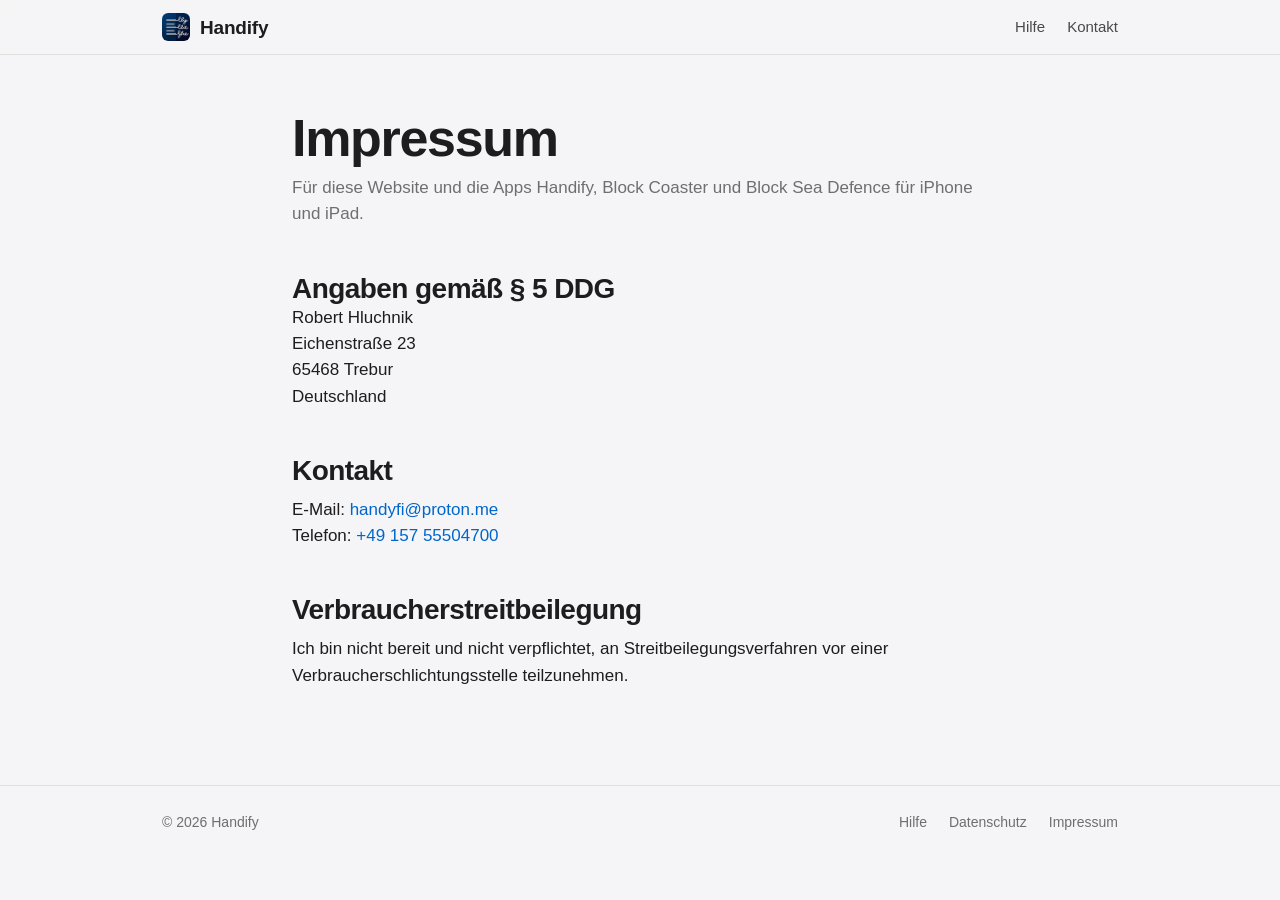
<file: impressum/index.html>
<!doctype html>
<html lang="de">
<head>
  <meta charset="utf-8">
  <meta name="viewport" content="width=device-width, initial-scale=1">
  <meta name="robots" content="noindex, noarchive">
  <title>Impressum – Handify</title>
  <meta name="theme-color" content="#f5f5f7" media="(prefers-color-scheme: light)">
  <meta name="theme-color" content="#000000" media="(prefers-color-scheme: dark)">
  <link rel="icon" href="/favicon.svg" type="image/svg+xml">
  <link rel="icon" href="/favicon-32.png" sizes="32x32" type="image/png">
  <link rel="apple-touch-icon" href="/apple-touch-icon.png">
  <link rel="stylesheet" href="/style.css">
</head>
<body>
  <header class="topbar">
    <div class="wrap">
      <a class="brand" href="/">
        <img src="/favicon.svg" alt="" width="28" height="28">
        Handify
      </a>
      <nav class="nav" aria-label="Seitenbereiche">
        <a href="/#hilfe">Hilfe</a>
        <a href="/#kontakt">Kontakt</a>
      </nav>
    </div>
  </header>

  <main class="wrap legal">
    <h1>Impressum</h1>
    <p class="stand">Für diese Website und die Apps Handify, Block Coaster und Block Sea Defence für iPhone und iPad.</p>

    <h2>Angaben gemäß § 5 DDG</h2>
    <address>&#82;&#111;&#98;&#101;&#114;&#116;&#32;&#72;&#108;&#117;&#99;&#104;&#110;&#105;&#107;<br>&#69;&#105;&#99;&#104;&#101;&#110;&#115;&#116;&#114;&#97;&#223;&#101;&#32;&#50;&#51;<br>&#54;&#53;&#52;&#54;&#56;&#32;&#84;&#114;&#101;&#98;&#117;&#114;<br>Deutschland</address>

    <h2>Kontakt</h2>
    <p>E-Mail: <a href="&#109;&#97;&#105;&#108;&#116;&#111;&#58;&#104;&#97;&#110;&#100;&#121;&#102;&#105;&#64;&#112;&#114;&#111;&#116;&#111;&#110;&#46;&#109;&#101;">&#104;&#97;&#110;&#100;&#121;&#102;&#105;&#64;&#112;&#114;&#111;&#116;&#111;&#110;&#46;&#109;&#101;</a><br>Telefon: <a href="&#116;&#101;&#108;&#58;&#43;&#52;&#57;&#49;&#53;&#55;&#53;&#53;&#53;&#48;&#52;&#55;&#48;&#48;">&#43;&#52;&#57;&#32;&#49;&#53;&#55;&#32;&#53;&#53;&#53;&#48;&#52;&#55;&#48;&#48;</a></p>

    <h2>Verbraucher&shy;streitbeilegung</h2>
    <p>Ich bin nicht bereit und nicht verpflichtet, an Streitbeilegungsverfahren vor einer Verbraucherschlichtungsstelle teilzunehmen.</p>
  </main>

  <footer class="footer">
    <div class="wrap">
      <span>© 2026 Handify</span>
      <nav aria-label="Rechtliches">
        <a href="/#hilfe">Hilfe</a>
        <a href="/datenschutz/">Datenschutz</a>
        <a href="/impressum/">Impressum</a>
      </nav>
    </div>
  </footer>
</body>
</html>
</file>
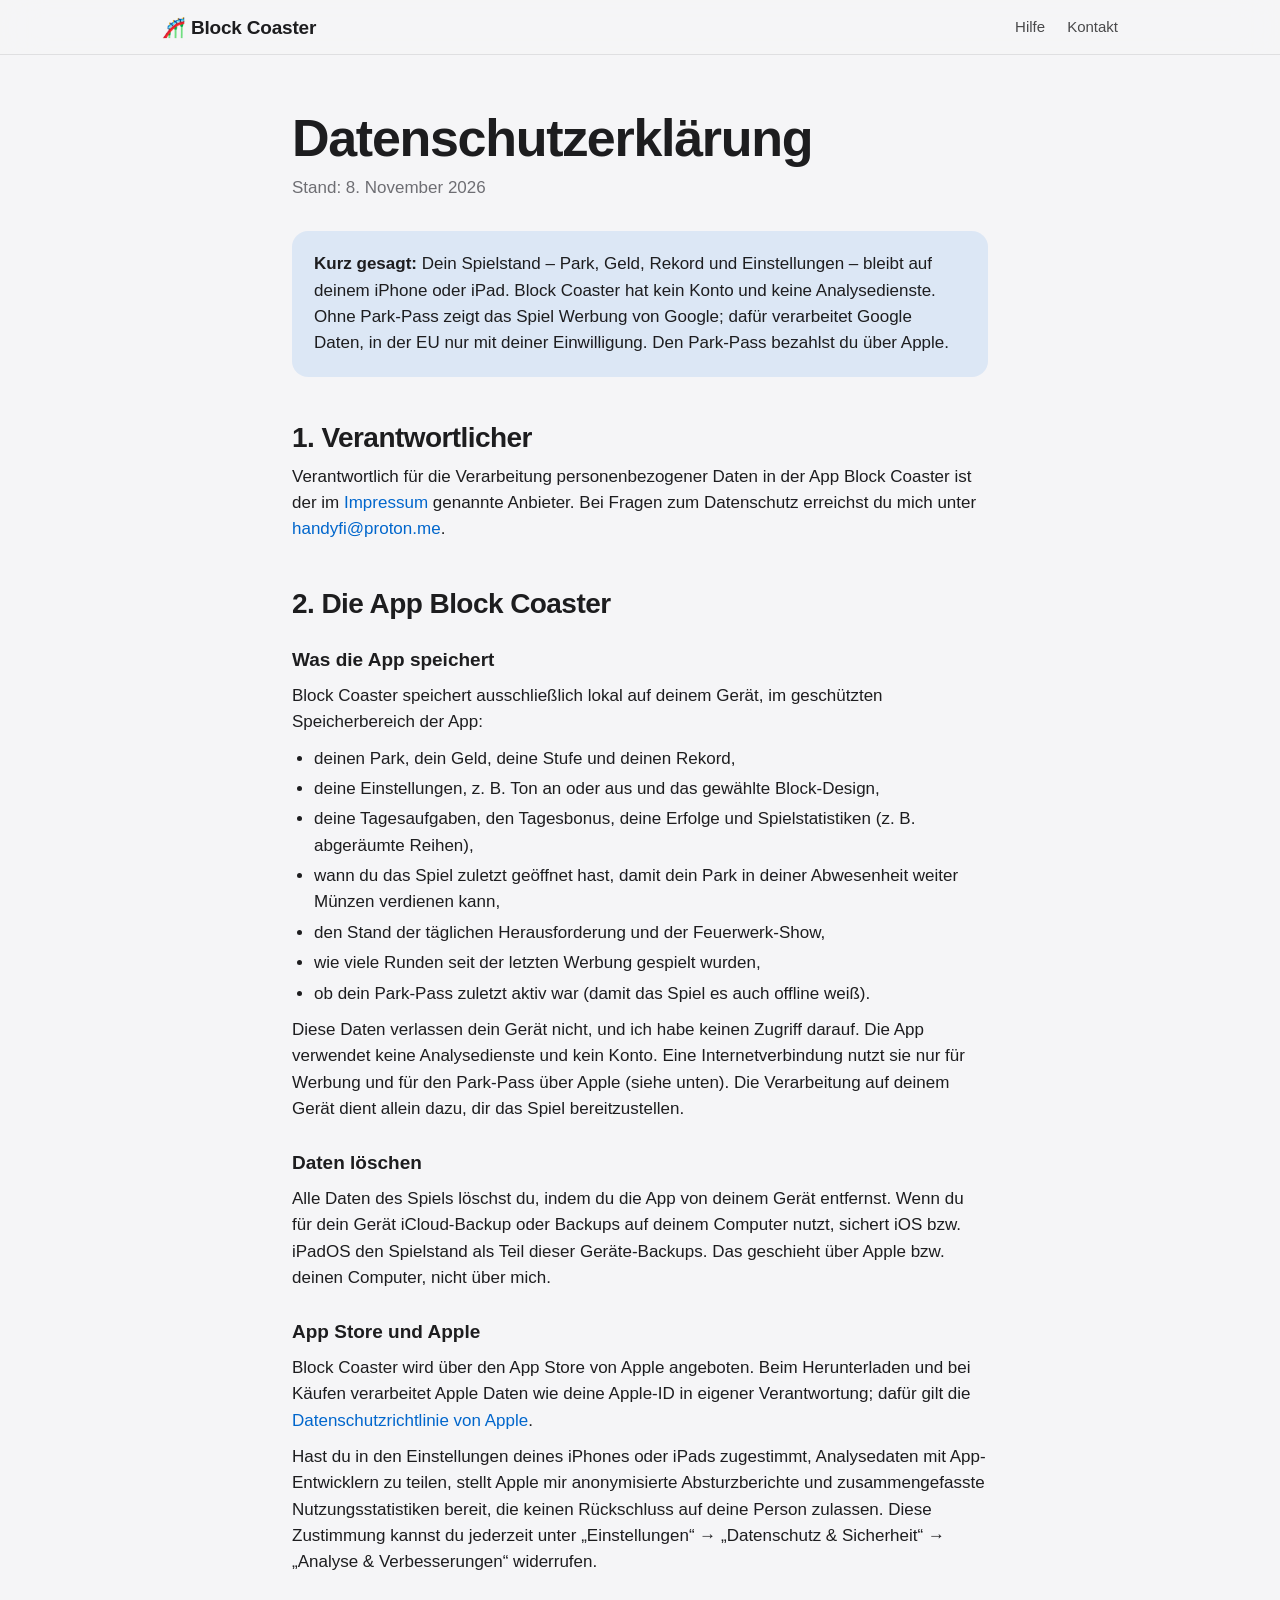
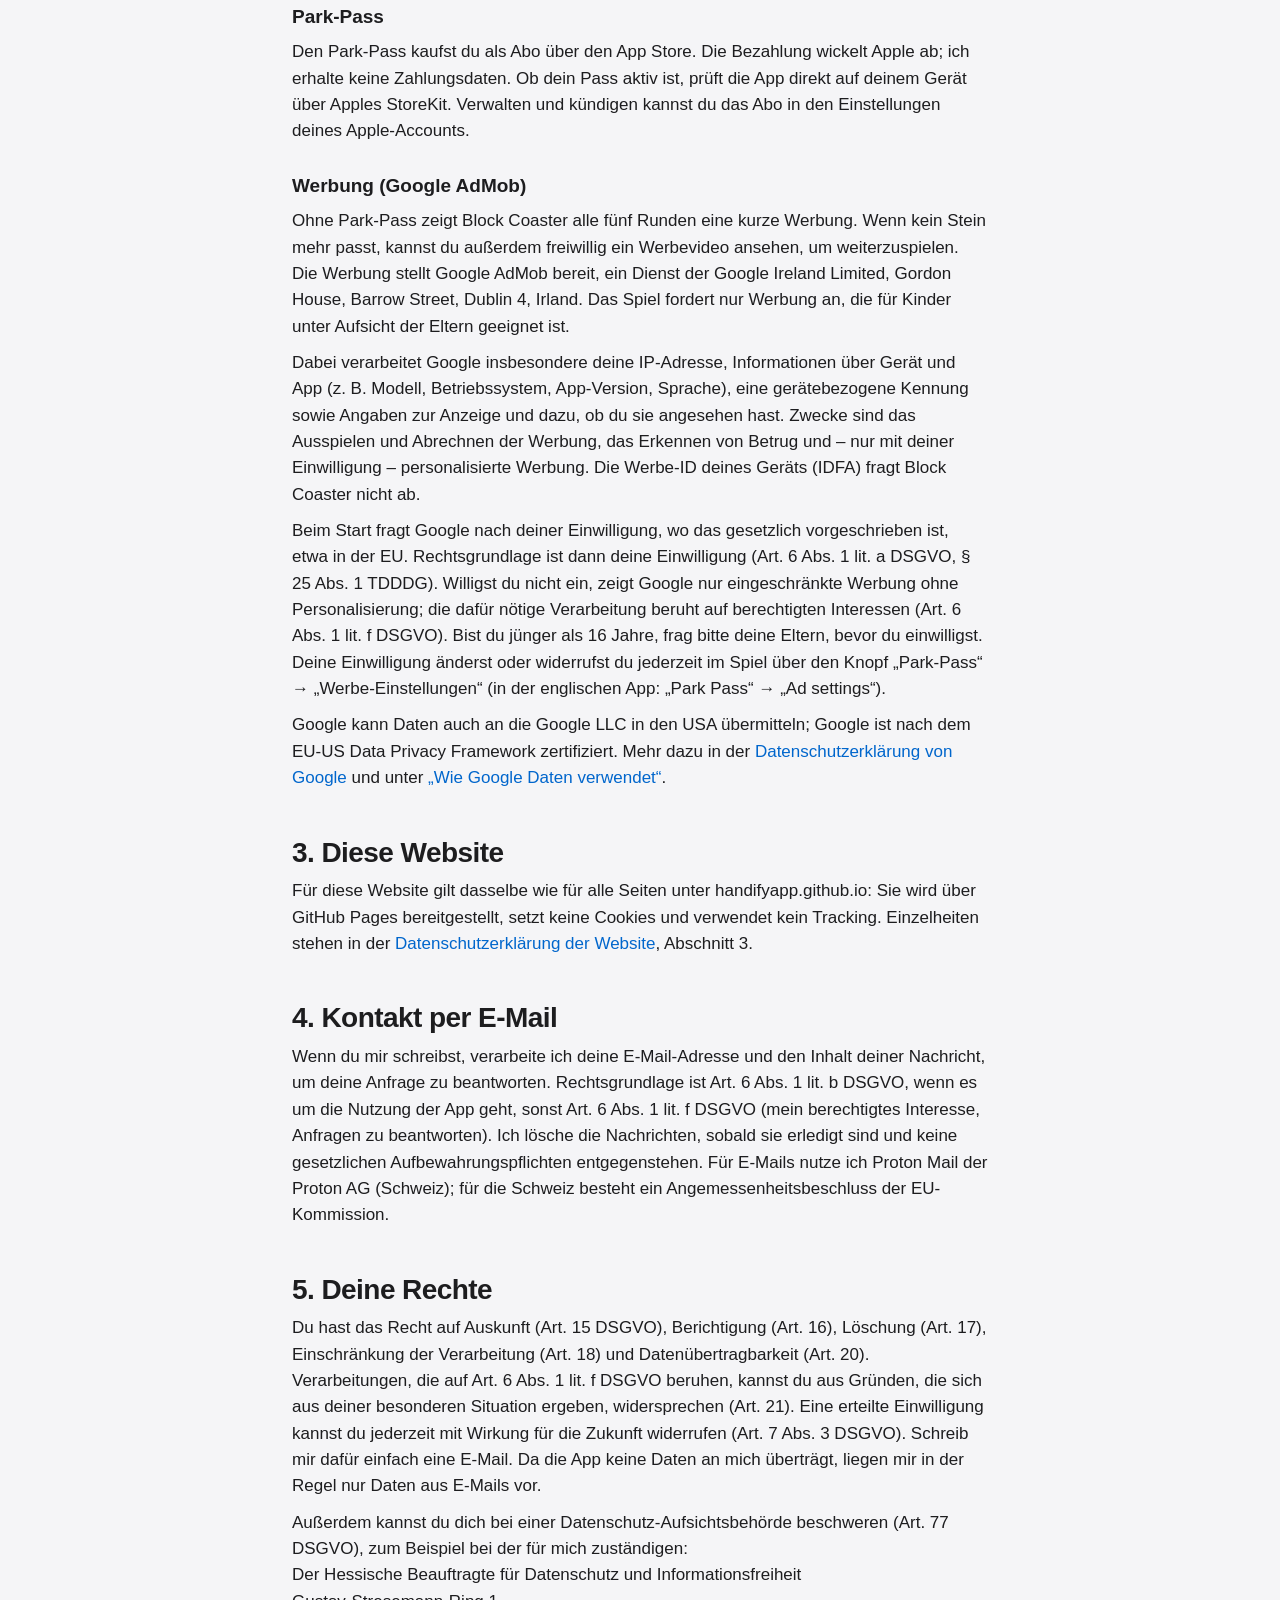
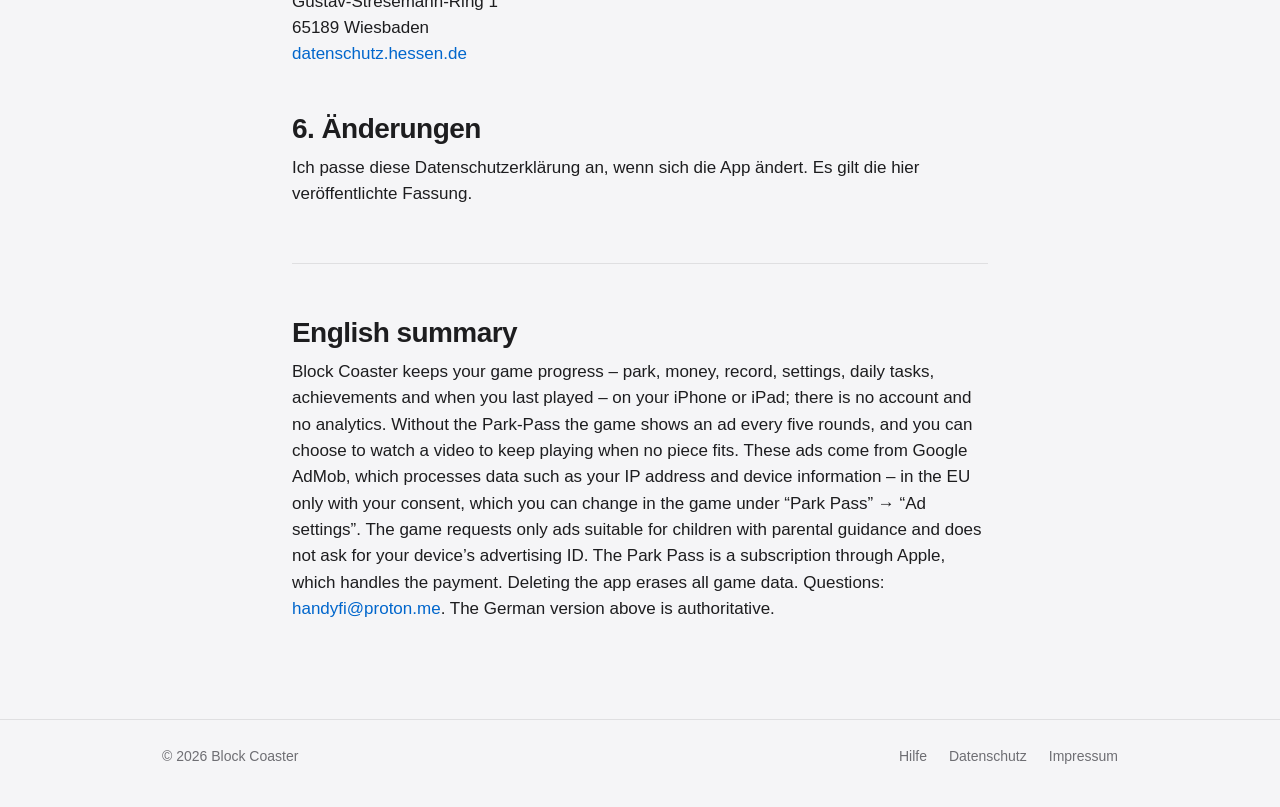
<file: blockcoaster/datenschutz/index.html>
<!doctype html>
<html lang="de">
<head>
  <meta charset="utf-8">
  <meta name="viewport" content="width=device-width, initial-scale=1">
  <meta name="robots" content="noindex, noarchive">
  <title>Datenschutz – Block Coaster</title>
  <meta name="theme-color" content="#f5f5f7" media="(prefers-color-scheme: light)">
  <meta name="theme-color" content="#000000" media="(prefers-color-scheme: dark)">
  <link rel="stylesheet" href="/style.css">
</head>
<body>
  <header class="topbar">
    <div class="wrap">
      <a class="brand" href="/blockcoaster/">🎢 Block Coaster</a>
      <nav class="nav" aria-label="Seitenbereiche">
        <a href="/blockcoaster/#hilfe">Hilfe</a>
        <a href="/blockcoaster/#kontakt">Kontakt</a>
      </nav>
    </div>
  </header>

  <main class="wrap legal">
    <h1>Datenschutz&shy;erklärung</h1>
    <p class="stand">Stand: 8. November 2026</p>

    <p class="summary"><strong>Kurz gesagt:</strong> Dein Spielstand – Park, Geld, Rekord und Einstellungen – bleibt auf deinem iPhone oder iPad. Block Coaster hat kein Konto und keine Analysedienste. Ohne Park-Pass zeigt das Spiel Werbung von Google; dafür verarbeitet Google Daten, in der EU nur mit deiner Einwilligung. Den Park-Pass bezahlst du über Apple.</p>

    <h2>1. Verantwortlicher</h2>
    <p>Verantwortlich für die Verarbeitung personenbezogener Daten in der App Block Coaster ist der im <a href="/impressum/">Impressum</a> genannte Anbieter. Bei Fragen zum Datenschutz erreichst du mich unter <a href="&#109;&#97;&#105;&#108;&#116;&#111;&#58;&#104;&#97;&#110;&#100;&#121;&#102;&#105;&#64;&#112;&#114;&#111;&#116;&#111;&#110;&#46;&#109;&#101;">&#104;&#97;&#110;&#100;&#121;&#102;&#105;&#64;&#112;&#114;&#111;&#116;&#111;&#110;&#46;&#109;&#101;</a>.</p>

    <h2>2. Die App Block Coaster</h2>

    <h3>Was die App speichert</h3>
    <p>Block Coaster speichert ausschließlich lokal auf deinem Gerät, im geschützten Speicherbereich der App:</p>
    <ul>
      <li>deinen Park, dein Geld, deine Stufe und deinen Rekord,</li>
      <li>deine Einstellungen, z. B. Ton an oder aus und das gewählte Block-Design,</li>
      <li>deine Tagesaufgaben, den Tagesbonus, deine Erfolge und Spielstatistiken (z. B. abgeräumte Reihen),</li>
      <li>wann du das Spiel zuletzt geöffnet hast, damit dein Park in deiner Abwesenheit weiter Münzen verdienen kann,</li>
      <li>den Stand der täglichen Herausforderung und der Feuerwerk-Show,</li>
      <li>wie viele Runden seit der letzten Werbung gespielt wurden,</li>
      <li>ob dein Park-Pass zuletzt aktiv war (damit das Spiel es auch offline weiß).</li>
    </ul>
    <p>Diese Daten verlassen dein Gerät nicht, und ich habe keinen Zugriff darauf. Die App verwendet keine Analysedienste und kein Konto. Eine Internetverbindung nutzt sie nur für Werbung und für den Park-Pass über Apple (siehe unten). Die Verarbeitung auf deinem Gerät dient allein dazu, dir das Spiel bereitzustellen.</p>

    <h3>Daten löschen</h3>
    <p>Alle Daten des Spiels löschst du, indem du die App von deinem Gerät entfernst. Wenn du für dein Gerät iCloud-Backup oder Backups auf deinem Computer nutzt, sichert iOS bzw. iPadOS den Spielstand als Teil dieser Geräte-Backups. Das geschieht über Apple bzw. deinen Computer, nicht über mich.</p>

    <h3>App Store und Apple</h3>
    <p>Block Coaster wird über den App Store von Apple angeboten. Beim Herunterladen und bei Käufen verarbeitet Apple Daten wie deine Apple-ID in eigener Verantwortung; dafür gilt die <a href="https://www.apple.com/de/legal/privacy/">Datenschutzrichtlinie von Apple</a>.</p>
    <p>Hast du in den Einstellungen deines iPhones oder iPads zugestimmt, Analysedaten mit App-Entwicklern zu teilen, stellt Apple mir anonymisierte Absturzberichte und zusammengefasste Nutzungsstatistiken bereit, die keinen Rückschluss auf deine Person zulassen. Diese Zustimmung kannst du jederzeit unter „Einstellungen“ → „Datenschutz &amp; Sicherheit“ → „Analyse &amp; Verbesserungen“ widerrufen.</p>

    <h3>Park-Pass</h3>
    <p>Den Park-Pass kaufst du als Abo über den App Store. Die Bezahlung wickelt Apple ab; ich erhalte keine Zahlungsdaten. Ob dein Pass aktiv ist, prüft die App direkt auf deinem Gerät über Apples StoreKit. Verwalten und kündigen kannst du das Abo in den Einstellungen deines Apple-Accounts.</p>

    <h3>Werbung (Google AdMob)</h3>
    <p>Ohne Park-Pass zeigt Block Coaster alle fünf Runden eine kurze Werbung. Wenn kein Stein mehr passt, kannst du außerdem freiwillig ein Werbevideo ansehen, um weiterzuspielen. Die Werbung stellt Google AdMob bereit, ein Dienst der Google Ireland Limited, Gordon House, Barrow Street, Dublin 4, Irland. Das Spiel fordert nur Werbung an, die für Kinder unter Aufsicht der Eltern geeignet ist.</p>
    <p>Dabei verarbeitet Google insbesondere deine IP-Adresse, Informationen über Gerät und App (z. B. Modell, Betriebssystem, App-Version, Sprache), eine gerätebezogene Kennung sowie Angaben zur Anzeige und dazu, ob du sie angesehen hast. Zwecke sind das Ausspielen und Abrechnen der Werbung, das Erkennen von Betrug und – nur mit deiner Einwilligung – personalisierte Werbung. Die Werbe-ID deines Geräts (IDFA) fragt Block Coaster nicht ab.</p>
    <p>Beim Start fragt Google nach deiner Einwilligung, wo das gesetzlich vorgeschrieben ist, etwa in der EU. Rechtsgrundlage ist dann deine Einwilligung (Art. 6 Abs. 1 lit. a DSGVO, § 25 Abs. 1 TDDDG). Willigst du nicht ein, zeigt Google nur eingeschränkte Werbung ohne Personalisierung; die dafür nötige Verarbeitung beruht auf berechtigten Interessen (Art. 6 Abs. 1 lit. f DSGVO). Bist du jünger als 16 Jahre, frag bitte deine Eltern, bevor du einwilligst. Deine Einwilligung änderst oder widerrufst du jederzeit im Spiel über den Knopf „Park-Pass“ → „Werbe-Einstellungen“ (in der englischen App: „Park Pass“ → „Ad settings“).</p>
    <p>Google kann Daten auch an die Google LLC in den USA übermitteln; Google ist nach dem EU-US Data Privacy Framework zertifiziert. Mehr dazu in der <a href="https://policies.google.com/privacy">Datenschutzerklärung von Google</a> und unter <a href="https://policies.google.com/technologies/partner-sites">„Wie Google Daten verwendet“</a>.</p>

    <h2>3. Diese Website</h2>
    <p>Für diese Website gilt dasselbe wie für alle Seiten unter handifyapp.github.io: Sie wird über GitHub Pages bereitgestellt, setzt keine Cookies und verwendet kein Tracking. Einzelheiten stehen in der <a href="/datenschutz/">Datenschutzerklärung der Website</a>, Abschnitt 3.</p>

    <h2>4. Kontakt per E-Mail</h2>
    <p>Wenn du mir schreibst, verarbeite ich deine E-Mail-Adresse und den Inhalt deiner Nachricht, um deine Anfrage zu beantworten. Rechtsgrundlage ist Art. 6 Abs. 1 lit. b DSGVO, wenn es um die Nutzung der App geht, sonst Art. 6 Abs. 1 lit. f DSGVO (mein berechtigtes Interesse, Anfragen zu beantworten). Ich lösche die Nachrichten, sobald sie erledigt sind und keine gesetzlichen Aufbewahrungspflichten entgegenstehen. Für E-Mails nutze ich Proton Mail der Proton AG (Schweiz); für die Schweiz besteht ein Angemessenheitsbeschluss der EU-Kommission.</p>

    <h2>5. Deine Rechte</h2>
    <p>Du hast das Recht auf Auskunft (Art. 15 DSGVO), Berichtigung (Art. 16), Löschung (Art. 17), Einschränkung der Verarbeitung (Art. 18) und Datenübertragbarkeit (Art. 20). Verarbeitungen, die auf Art. 6 Abs. 1 lit. f DSGVO beruhen, kannst du aus Gründen, die sich aus deiner besonderen Situation ergeben, widersprechen (Art. 21). Eine erteilte Einwilligung kannst du jederzeit mit Wirkung für die Zukunft widerrufen (Art. 7 Abs. 3 DSGVO). Schreib mir dafür einfach eine E-Mail. Da die App keine Daten an mich überträgt, liegen mir in der Regel nur Daten aus E-Mails vor.</p>
    <p>Außerdem kannst du dich bei einer Datenschutz-Aufsichtsbehörde beschweren (Art. 77 DSGVO), zum Beispiel bei der für mich zuständigen:</p>
    <address>Der Hessische Beauftragte für Datenschutz und Informationsfreiheit<br>Gustav-Stresemann-Ring 1<br>65189 Wiesbaden<br><a href="https://datenschutz.hessen.de">datenschutz.hessen.de</a></address>

    <h2>6. Änderungen</h2>
    <p>Ich passe diese Datenschutzerklärung an, wenn sich die App ändert. Es gilt die hier veröffentlichte Fassung.</p>

    <section class="english" lang="en">
      <h2 id="english">English summary</h2>
      <p>Block Coaster keeps your game progress – park, money, record, settings, daily tasks, achievements and when you last played – on your iPhone or iPad; there is no account and no analytics. Without the Park-Pass the game shows an ad every five rounds, and you can choose to watch a video to keep playing when no piece fits. These ads come from Google AdMob, which processes data such as your IP address and device information – in the EU only with your consent, which you can change in the game under “Park Pass” → “Ad settings”. The game requests only ads suitable for children with parental guidance and does not ask for your device’s advertising ID. The Park Pass is a subscription through Apple, which handles the payment. Deleting the app erases all game data. Questions: <a href="&#109;&#97;&#105;&#108;&#116;&#111;&#58;&#104;&#97;&#110;&#100;&#121;&#102;&#105;&#64;&#112;&#114;&#111;&#116;&#111;&#110;&#46;&#109;&#101;">&#104;&#97;&#110;&#100;&#121;&#102;&#105;&#64;&#112;&#114;&#111;&#116;&#111;&#110;&#46;&#109;&#101;</a>. The German version above is authoritative.</p>
    </section>
  </main>

  <footer class="footer">
    <div class="wrap">
      <span>© 2026 Block Coaster</span>
      <nav aria-label="Rechtliches">
        <a href="/blockcoaster/#hilfe">Hilfe</a>
        <a href="/blockcoaster/datenschutz/">Datenschutz</a>
        <a href="/impressum/">Impressum</a>
      </nav>
    </div>
  </footer>
</body>
</html>
</file>
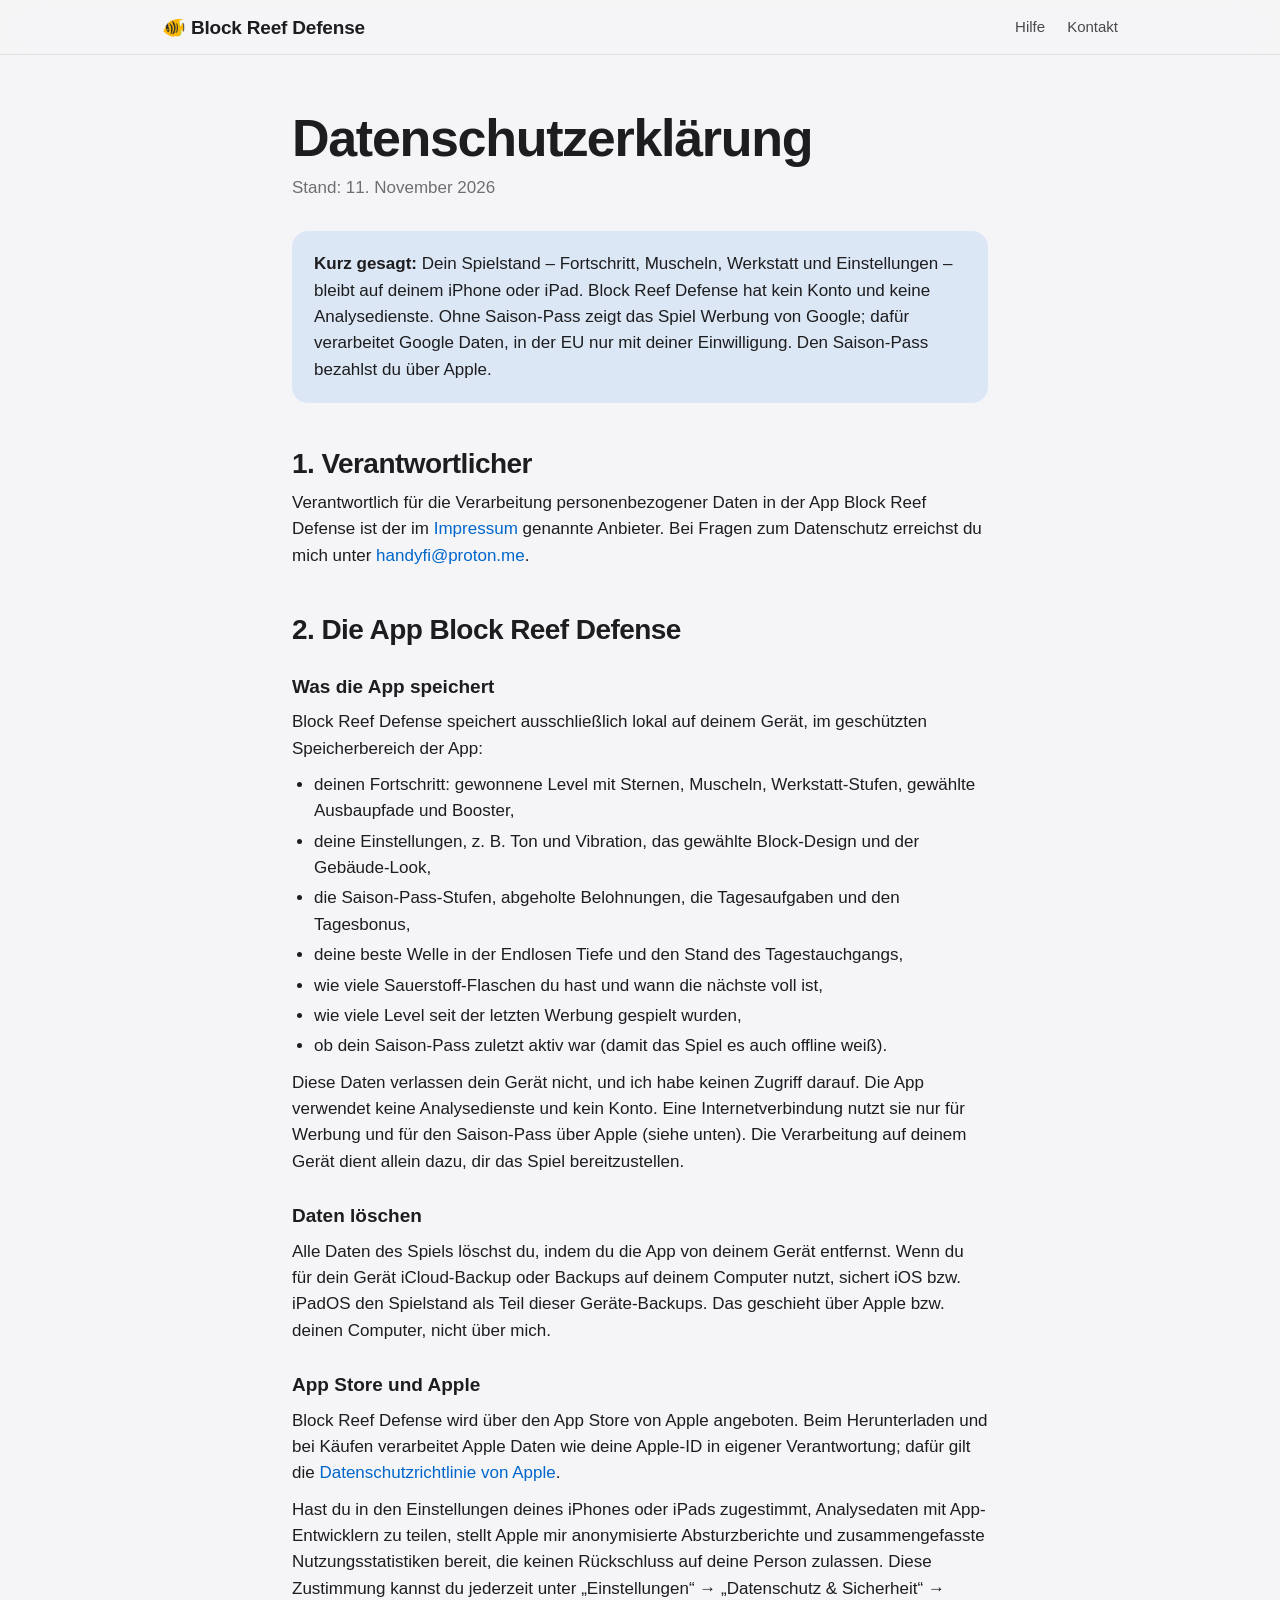
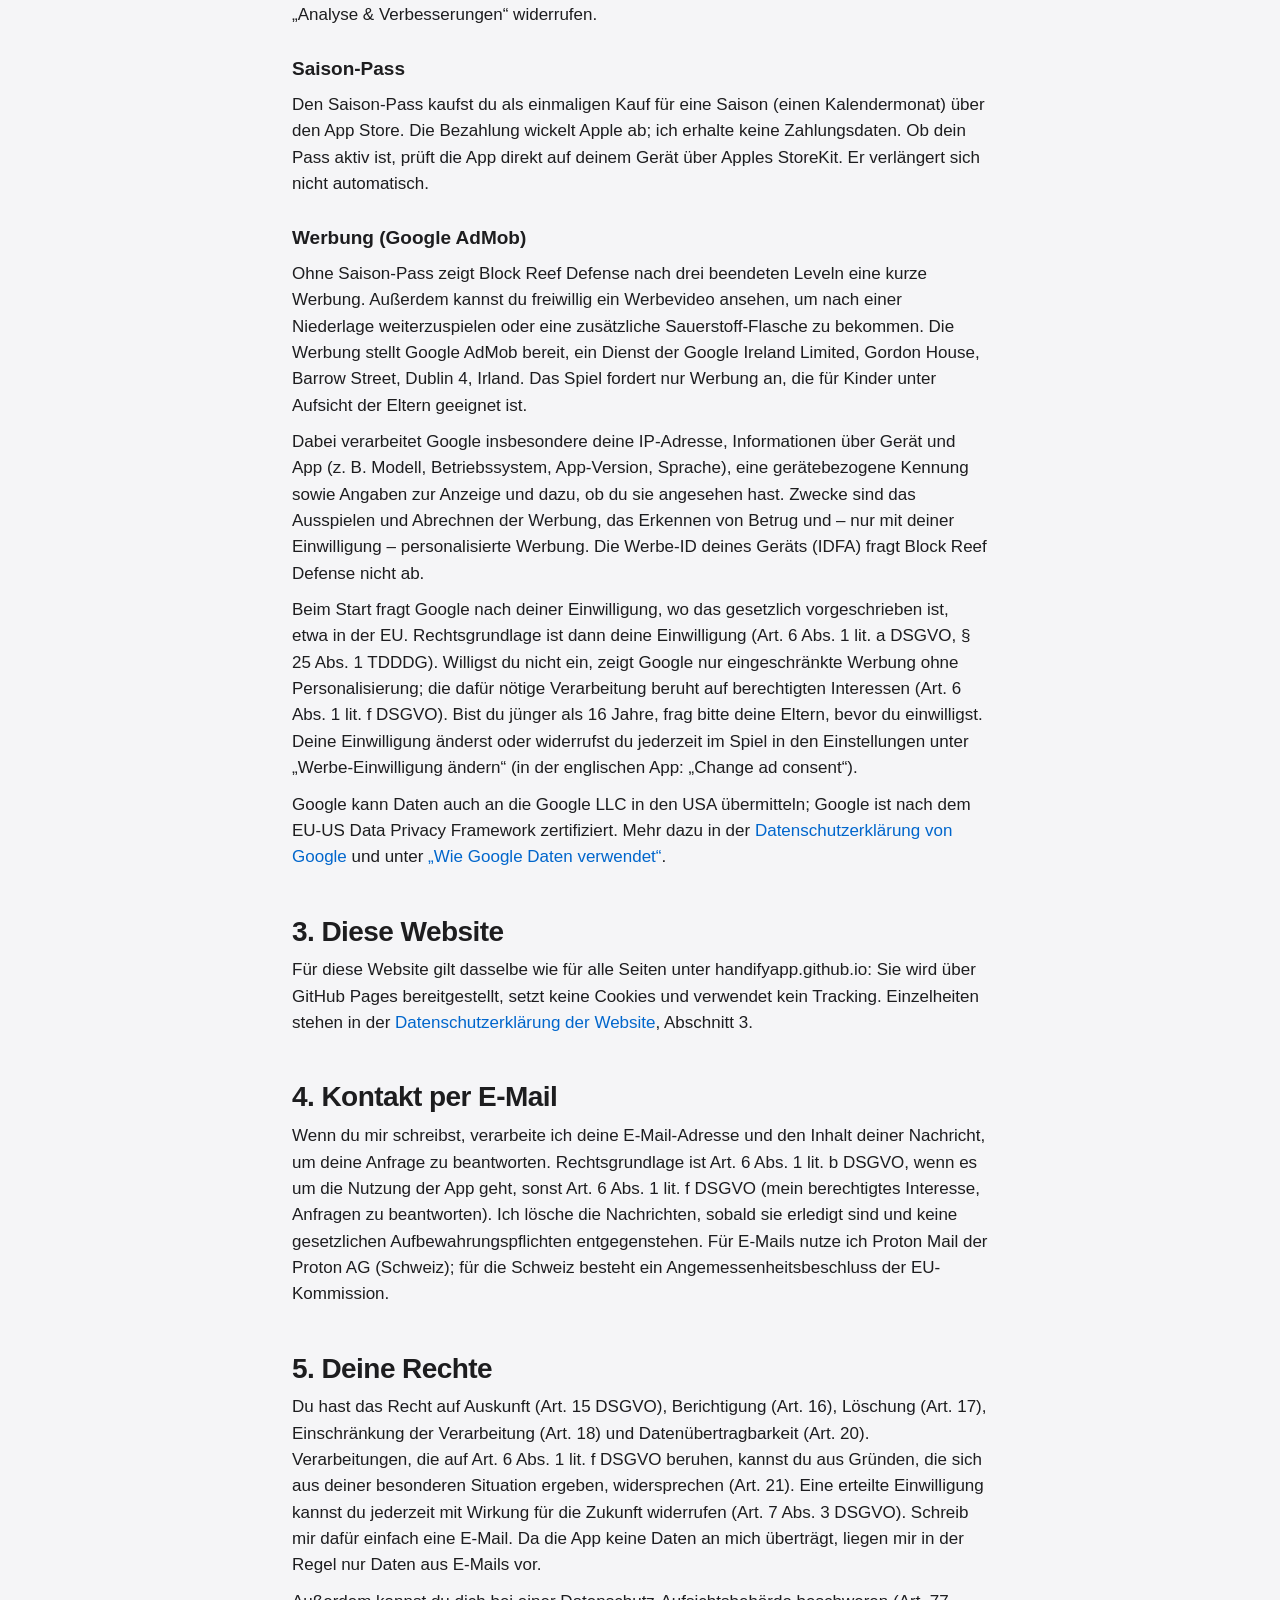
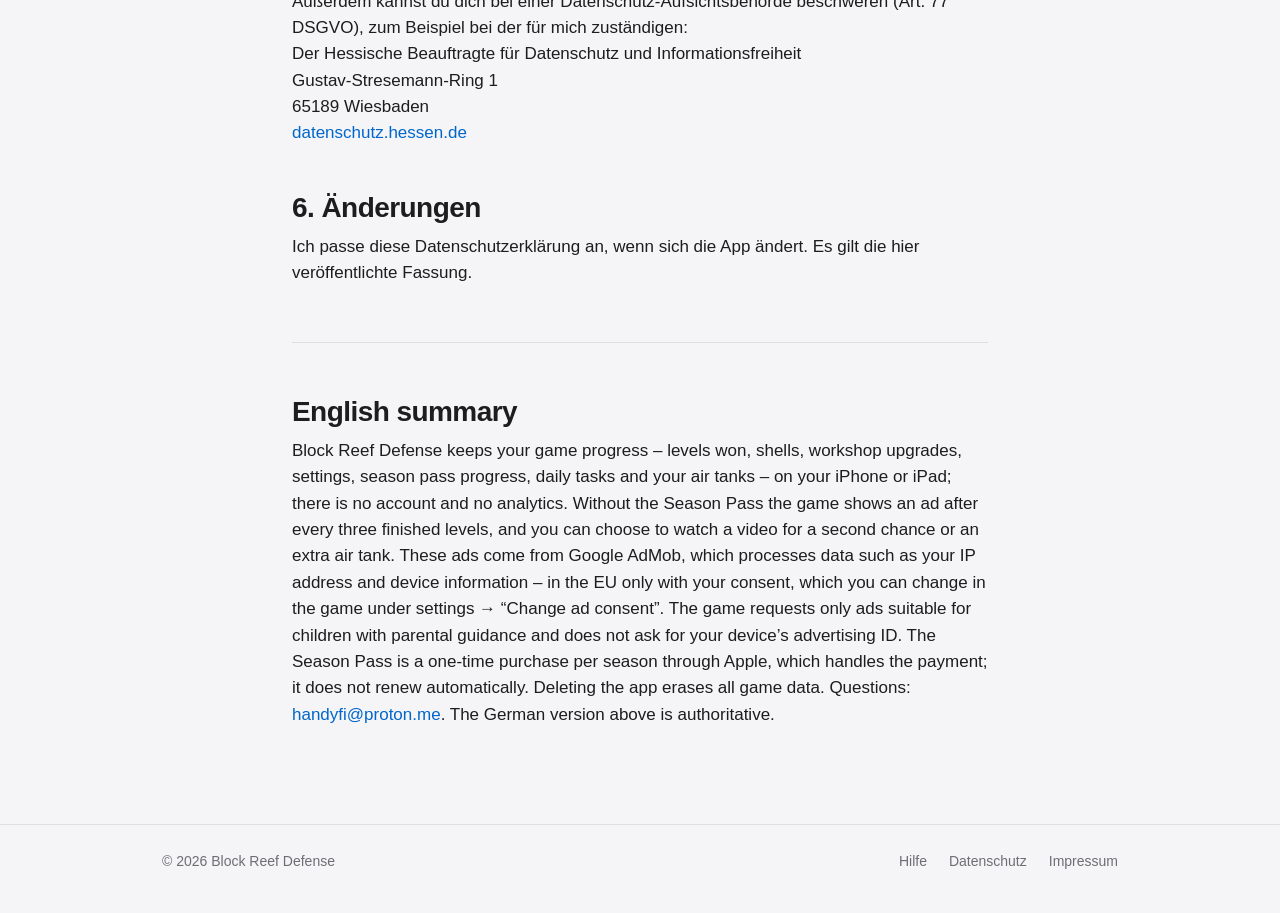
<file: blockreef/datenschutz/index.html>
<!doctype html>
<html lang="de">
<head>
  <meta charset="utf-8">
  <meta name="viewport" content="width=device-width, initial-scale=1">
  <meta name="robots" content="noindex, noarchive">
  <title>Datenschutz – Block Reef Defense</title>
  <meta name="theme-color" content="#f5f5f7" media="(prefers-color-scheme: light)">
  <meta name="theme-color" content="#000000" media="(prefers-color-scheme: dark)">
  <link rel="stylesheet" href="/style.css">
</head>
<body>
  <header class="topbar">
    <div class="wrap">
      <a class="brand" href="/blockreef/">🐠 Block Reef Defense</a>
      <nav class="nav" aria-label="Seitenbereiche">
        <a href="/blockreef/#hilfe">Hilfe</a>
        <a href="/blockreef/#kontakt">Kontakt</a>
      </nav>
    </div>
  </header>

  <main class="wrap legal">
    <h1>Datenschutz&shy;erklärung</h1>
    <p class="stand">Stand: 11. November 2026</p>

    <p class="summary"><strong>Kurz gesagt:</strong> Dein Spielstand – Fortschritt, Muscheln, Werkstatt und Einstellungen – bleibt auf deinem iPhone oder iPad. Block Reef Defense hat kein Konto und keine Analysedienste. Ohne Saison-Pass zeigt das Spiel Werbung von Google; dafür verarbeitet Google Daten, in der EU nur mit deiner Einwilligung. Den Saison-Pass bezahlst du über Apple.</p>

    <h2>1. Verantwortlicher</h2>
    <p>Verantwortlich für die Verarbeitung personenbezogener Daten in der App Block Reef Defense ist der im <a href="/impressum/">Impressum</a> genannte Anbieter. Bei Fragen zum Datenschutz erreichst du mich unter <a href="&#109;&#97;&#105;&#108;&#116;&#111;&#58;&#104;&#97;&#110;&#100;&#121;&#102;&#105;&#64;&#112;&#114;&#111;&#116;&#111;&#110;&#46;&#109;&#101;">&#104;&#97;&#110;&#100;&#121;&#102;&#105;&#64;&#112;&#114;&#111;&#116;&#111;&#110;&#46;&#109;&#101;</a>.</p>

    <h2>2. Die App Block Reef Defense</h2>

    <h3>Was die App speichert</h3>
    <p>Block Reef Defense speichert ausschließlich lokal auf deinem Gerät, im geschützten Speicherbereich der App:</p>
    <ul>
      <li>deinen Fortschritt: gewonnene Level mit Sternen, Muscheln, Werkstatt-Stufen, gewählte Ausbaupfade und Booster,</li>
      <li>deine Einstellungen, z. B. Ton und Vibration, das gewählte Block-Design und der Gebäude-Look,</li>
      <li>die Saison-Pass-Stufen, abgeholte Belohnungen, die Tagesaufgaben und den Tagesbonus,</li>
      <li>deine beste Welle in der Endlosen Tiefe und den Stand des Tagestauchgangs,</li>
      <li>wie viele Sauerstoff-Flaschen du hast und wann die nächste voll ist,</li>
      <li>wie viele Level seit der letzten Werbung gespielt wurden,</li>
      <li>ob dein Saison-Pass zuletzt aktiv war (damit das Spiel es auch offline weiß).</li>
    </ul>
    <p>Diese Daten verlassen dein Gerät nicht, und ich habe keinen Zugriff darauf. Die App verwendet keine Analysedienste und kein Konto. Eine Internetverbindung nutzt sie nur für Werbung und für den Saison-Pass über Apple (siehe unten). Die Verarbeitung auf deinem Gerät dient allein dazu, dir das Spiel bereitzustellen.</p>

    <h3>Daten löschen</h3>
    <p>Alle Daten des Spiels löschst du, indem du die App von deinem Gerät entfernst. Wenn du für dein Gerät iCloud-Backup oder Backups auf deinem Computer nutzt, sichert iOS bzw. iPadOS den Spielstand als Teil dieser Geräte-Backups. Das geschieht über Apple bzw. deinen Computer, nicht über mich.</p>

    <h3>App Store und Apple</h3>
    <p>Block Reef Defense wird über den App Store von Apple angeboten. Beim Herunterladen und bei Käufen verarbeitet Apple Daten wie deine Apple-ID in eigener Verantwortung; dafür gilt die <a href="https://www.apple.com/de/legal/privacy/">Datenschutzrichtlinie von Apple</a>.</p>
    <p>Hast du in den Einstellungen deines iPhones oder iPads zugestimmt, Analysedaten mit App-Entwicklern zu teilen, stellt Apple mir anonymisierte Absturzberichte und zusammengefasste Nutzungsstatistiken bereit, die keinen Rückschluss auf deine Person zulassen. Diese Zustimmung kannst du jederzeit unter „Einstellungen“ → „Datenschutz &amp; Sicherheit“ → „Analyse &amp; Verbesserungen“ widerrufen.</p>

    <h3>Saison-Pass</h3>
    <p>Den Saison-Pass kaufst du als einmaligen Kauf für eine Saison (einen Kalendermonat) über den App Store. Die Bezahlung wickelt Apple ab; ich erhalte keine Zahlungsdaten. Ob dein Pass aktiv ist, prüft die App direkt auf deinem Gerät über Apples StoreKit. Er verlängert sich nicht automatisch.</p>

    <h3>Werbung (Google AdMob)</h3>
    <p>Ohne Saison-Pass zeigt Block Reef Defense nach drei beendeten Leveln eine kurze Werbung. Außerdem kannst du freiwillig ein Werbevideo ansehen, um nach einer Niederlage weiterzuspielen oder eine zusätzliche Sauerstoff-Flasche zu bekommen. Die Werbung stellt Google AdMob bereit, ein Dienst der Google Ireland Limited, Gordon House, Barrow Street, Dublin 4, Irland. Das Spiel fordert nur Werbung an, die für Kinder unter Aufsicht der Eltern geeignet ist.</p>
    <p>Dabei verarbeitet Google insbesondere deine IP-Adresse, Informationen über Gerät und App (z. B. Modell, Betriebssystem, App-Version, Sprache), eine gerätebezogene Kennung sowie Angaben zur Anzeige und dazu, ob du sie angesehen hast. Zwecke sind das Ausspielen und Abrechnen der Werbung, das Erkennen von Betrug und – nur mit deiner Einwilligung – personalisierte Werbung. Die Werbe-ID deines Geräts (IDFA) fragt Block Reef Defense nicht ab.</p>
    <p>Beim Start fragt Google nach deiner Einwilligung, wo das gesetzlich vorgeschrieben ist, etwa in der EU. Rechtsgrundlage ist dann deine Einwilligung (Art. 6 Abs. 1 lit. a DSGVO, § 25 Abs. 1 TDDDG). Willigst du nicht ein, zeigt Google nur eingeschränkte Werbung ohne Personalisierung; die dafür nötige Verarbeitung beruht auf berechtigten Interessen (Art. 6 Abs. 1 lit. f DSGVO). Bist du jünger als 16 Jahre, frag bitte deine Eltern, bevor du einwilligst. Deine Einwilligung änderst oder widerrufst du jederzeit im Spiel in den Einstellungen unter „Werbe-Einwilligung ändern“ (in der englischen App: „Change ad consent“).</p>
    <p>Google kann Daten auch an die Google LLC in den USA übermitteln; Google ist nach dem EU-US Data Privacy Framework zertifiziert. Mehr dazu in der <a href="https://policies.google.com/privacy">Datenschutzerklärung von Google</a> und unter <a href="https://policies.google.com/technologies/partner-sites">„Wie Google Daten verwendet“</a>.</p>

    <h2>3. Diese Website</h2>
    <p>Für diese Website gilt dasselbe wie für alle Seiten unter handifyapp.github.io: Sie wird über GitHub Pages bereitgestellt, setzt keine Cookies und verwendet kein Tracking. Einzelheiten stehen in der <a href="/datenschutz/">Datenschutzerklärung der Website</a>, Abschnitt 3.</p>

    <h2>4. Kontakt per E-Mail</h2>
    <p>Wenn du mir schreibst, verarbeite ich deine E-Mail-Adresse und den Inhalt deiner Nachricht, um deine Anfrage zu beantworten. Rechtsgrundlage ist Art. 6 Abs. 1 lit. b DSGVO, wenn es um die Nutzung der App geht, sonst Art. 6 Abs. 1 lit. f DSGVO (mein berechtigtes Interesse, Anfragen zu beantworten). Ich lösche die Nachrichten, sobald sie erledigt sind und keine gesetzlichen Aufbewahrungspflichten entgegenstehen. Für E-Mails nutze ich Proton Mail der Proton AG (Schweiz); für die Schweiz besteht ein Angemessenheitsbeschluss der EU-Kommission.</p>

    <h2>5. Deine Rechte</h2>
    <p>Du hast das Recht auf Auskunft (Art. 15 DSGVO), Berichtigung (Art. 16), Löschung (Art. 17), Einschränkung der Verarbeitung (Art. 18) und Datenübertragbarkeit (Art. 20). Verarbeitungen, die auf Art. 6 Abs. 1 lit. f DSGVO beruhen, kannst du aus Gründen, die sich aus deiner besonderen Situation ergeben, widersprechen (Art. 21). Eine erteilte Einwilligung kannst du jederzeit mit Wirkung für die Zukunft widerrufen (Art. 7 Abs. 3 DSGVO). Schreib mir dafür einfach eine E-Mail. Da die App keine Daten an mich überträgt, liegen mir in der Regel nur Daten aus E-Mails vor.</p>
    <p>Außerdem kannst du dich bei einer Datenschutz-Aufsichtsbehörde beschweren (Art. 77 DSGVO), zum Beispiel bei der für mich zuständigen:</p>
    <address>Der Hessische Beauftragte für Datenschutz und Informationsfreiheit<br>Gustav-Stresemann-Ring 1<br>65189 Wiesbaden<br><a href="https://datenschutz.hessen.de">datenschutz.hessen.de</a></address>

    <h2>6. Änderungen</h2>
    <p>Ich passe diese Datenschutzerklärung an, wenn sich die App ändert. Es gilt die hier veröffentlichte Fassung.</p>

    <section class="english" lang="en">
      <h2 id="english">English summary</h2>
      <p>Block Reef Defense keeps your game progress – levels won, shells, workshop upgrades, settings, season pass progress, daily tasks and your air tanks – on your iPhone or iPad; there is no account and no analytics. Without the Season Pass the game shows an ad after every three finished levels, and you can choose to watch a video for a second chance or an extra air tank. These ads come from Google AdMob, which processes data such as your IP address and device information – in the EU only with your consent, which you can change in the game under settings → “Change ad consent”. The game requests only ads suitable for children with parental guidance and does not ask for your device’s advertising ID. The Season Pass is a one-time purchase per season through Apple, which handles the payment; it does not renew automatically. Deleting the app erases all game data. Questions: <a href="&#109;&#97;&#105;&#108;&#116;&#111;&#58;&#104;&#97;&#110;&#100;&#121;&#102;&#105;&#64;&#112;&#114;&#111;&#116;&#111;&#110;&#46;&#109;&#101;">&#104;&#97;&#110;&#100;&#121;&#102;&#105;&#64;&#112;&#114;&#111;&#116;&#111;&#110;&#46;&#109;&#101;</a>. The German version above is authoritative.</p>
    </section>
  </main>

  <footer class="footer">
    <div class="wrap">
      <span>© 2026 Block Reef Defense</span>
      <nav aria-label="Rechtliches">
        <a href="/blockreef/#hilfe">Hilfe</a>
        <a href="/blockreef/datenschutz/">Datenschutz</a>
        <a href="/impressum/">Impressum</a>
      </nav>
    </div>
  </footer>
</body>
</html>
</file>
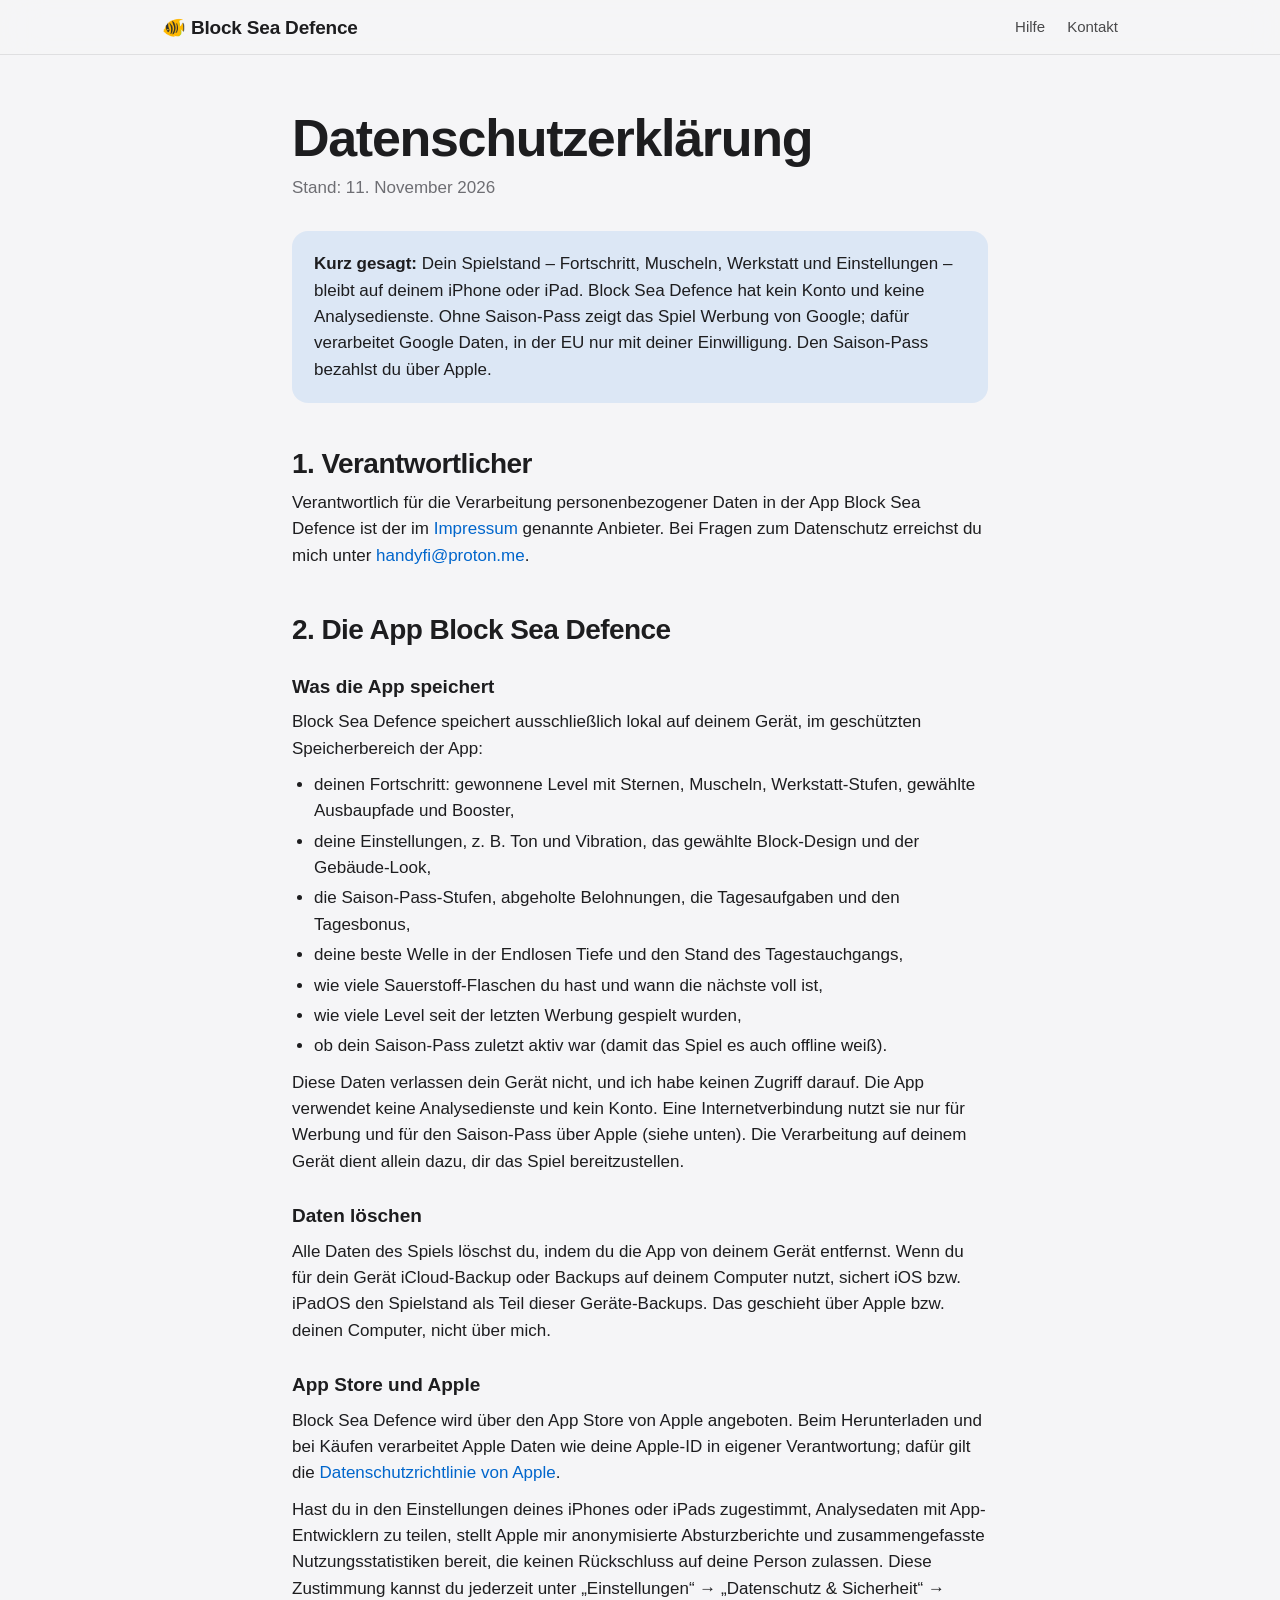
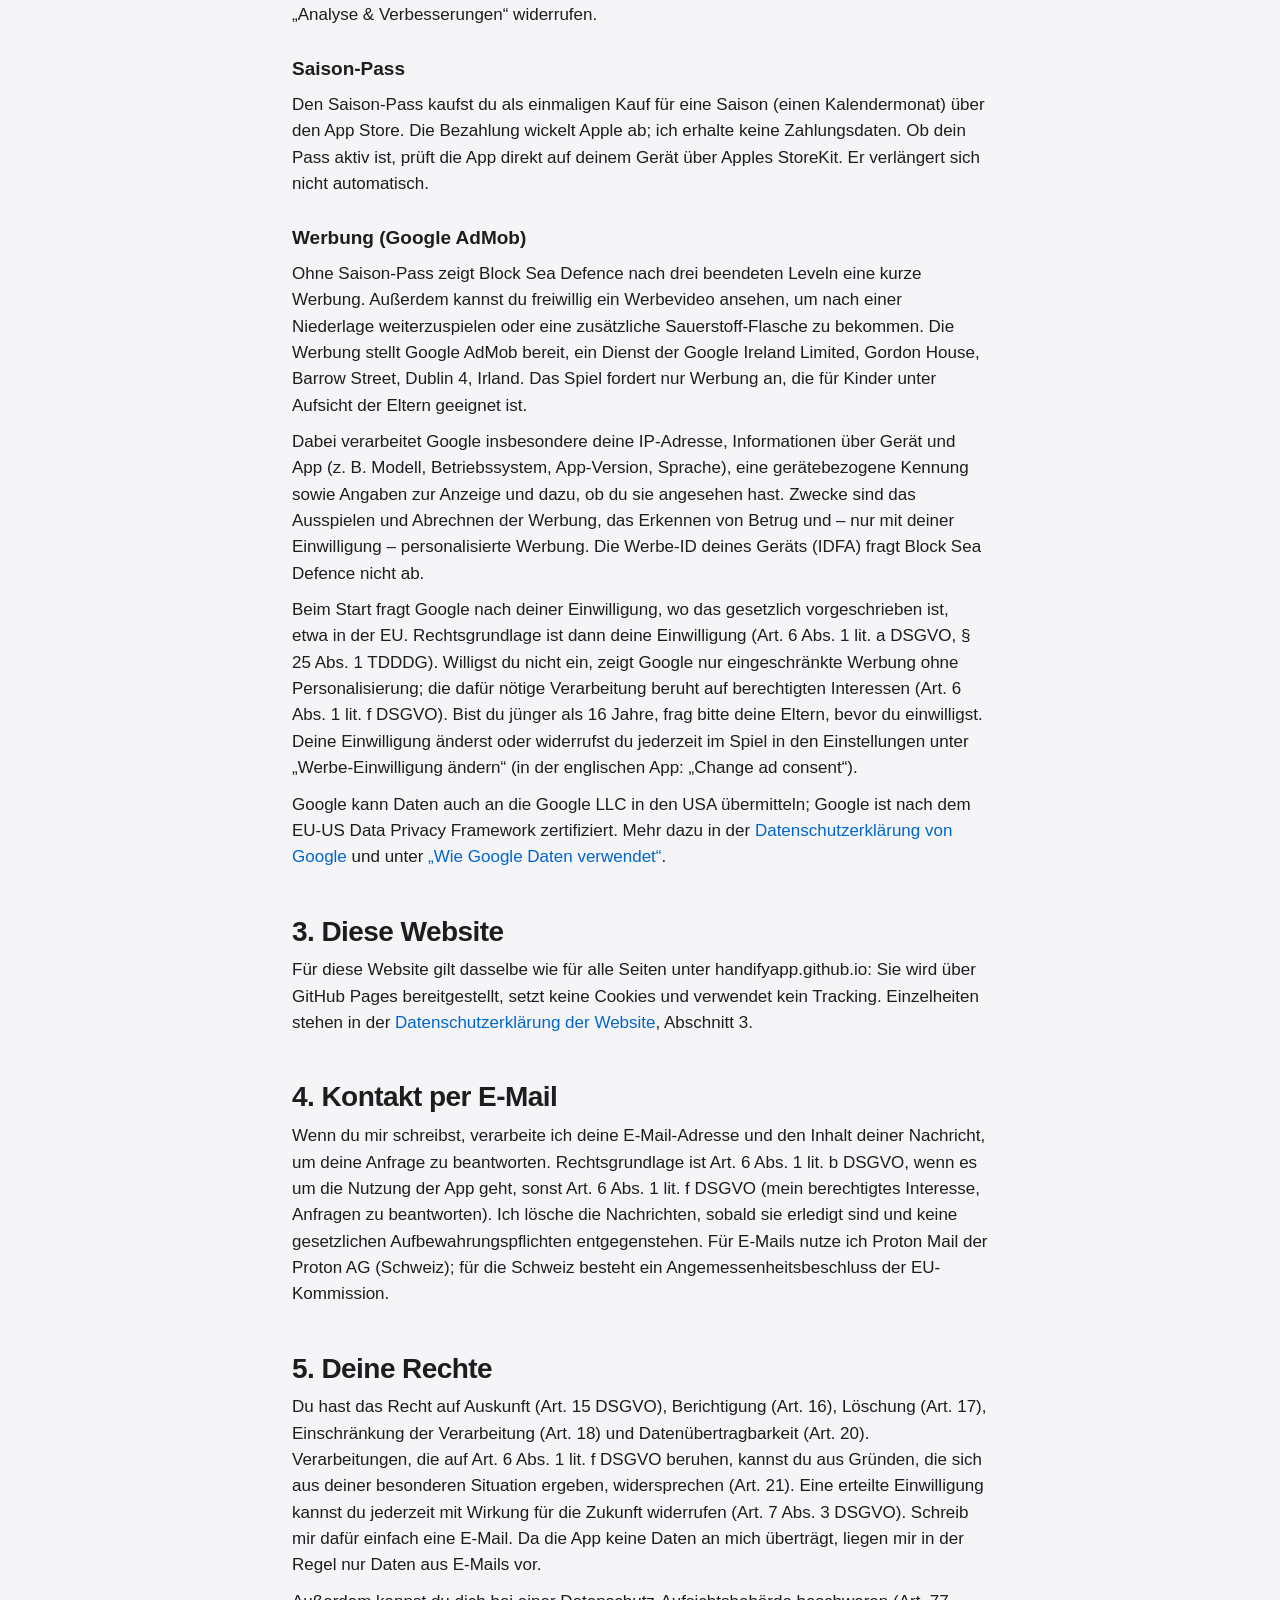
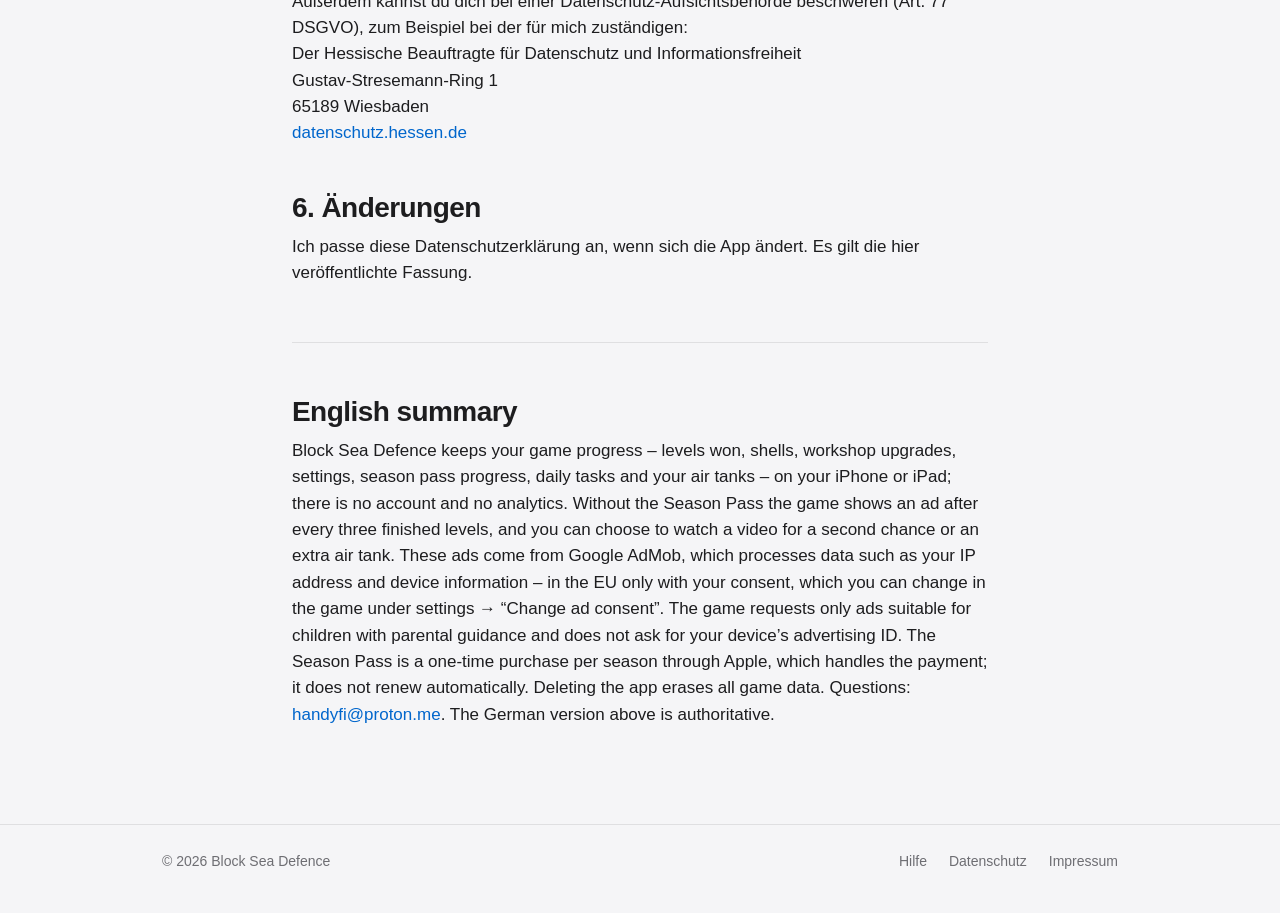
<file: blocksea/datenschutz/index.html>
<!doctype html>
<html lang="de">
<head>
  <meta charset="utf-8">
  <meta name="viewport" content="width=device-width, initial-scale=1">
  <meta name="robots" content="noindex, noarchive">
  <title>Datenschutz – Block Sea Defence</title>
  <meta name="theme-color" content="#f5f5f7" media="(prefers-color-scheme: light)">
  <meta name="theme-color" content="#000000" media="(prefers-color-scheme: dark)">
  <link rel="stylesheet" href="/style.css">
</head>
<body>
  <header class="topbar">
    <div class="wrap">
      <a class="brand" href="/blocksea/">🐠 Block Sea Defence</a>
      <nav class="nav" aria-label="Seitenbereiche">
        <a href="/blocksea/#hilfe">Hilfe</a>
        <a href="/blocksea/#kontakt">Kontakt</a>
      </nav>
    </div>
  </header>

  <main class="wrap legal">
    <h1>Datenschutz&shy;erklärung</h1>
    <p class="stand">Stand: 11. November 2026</p>

    <p class="summary"><strong>Kurz gesagt:</strong> Dein Spielstand – Fortschritt, Muscheln, Werkstatt und Einstellungen – bleibt auf deinem iPhone oder iPad. Block Sea Defence hat kein Konto und keine Analysedienste. Ohne Saison-Pass zeigt das Spiel Werbung von Google; dafür verarbeitet Google Daten, in der EU nur mit deiner Einwilligung. Den Saison-Pass bezahlst du über Apple.</p>

    <h2>1. Verantwortlicher</h2>
    <p>Verantwortlich für die Verarbeitung personenbezogener Daten in der App Block Sea Defence ist der im <a href="/impressum/">Impressum</a> genannte Anbieter. Bei Fragen zum Datenschutz erreichst du mich unter <a href="&#109;&#97;&#105;&#108;&#116;&#111;&#58;&#104;&#97;&#110;&#100;&#121;&#102;&#105;&#64;&#112;&#114;&#111;&#116;&#111;&#110;&#46;&#109;&#101;">&#104;&#97;&#110;&#100;&#121;&#102;&#105;&#64;&#112;&#114;&#111;&#116;&#111;&#110;&#46;&#109;&#101;</a>.</p>

    <h2>2. Die App Block Sea Defence</h2>

    <h3>Was die App speichert</h3>
    <p>Block Sea Defence speichert ausschließlich lokal auf deinem Gerät, im geschützten Speicherbereich der App:</p>
    <ul>
      <li>deinen Fortschritt: gewonnene Level mit Sternen, Muscheln, Werkstatt-Stufen, gewählte Ausbaupfade und Booster,</li>
      <li>deine Einstellungen, z. B. Ton und Vibration, das gewählte Block-Design und der Gebäude-Look,</li>
      <li>die Saison-Pass-Stufen, abgeholte Belohnungen, die Tagesaufgaben und den Tagesbonus,</li>
      <li>deine beste Welle in der Endlosen Tiefe und den Stand des Tagestauchgangs,</li>
      <li>wie viele Sauerstoff-Flaschen du hast und wann die nächste voll ist,</li>
      <li>wie viele Level seit der letzten Werbung gespielt wurden,</li>
      <li>ob dein Saison-Pass zuletzt aktiv war (damit das Spiel es auch offline weiß).</li>
    </ul>
    <p>Diese Daten verlassen dein Gerät nicht, und ich habe keinen Zugriff darauf. Die App verwendet keine Analysedienste und kein Konto. Eine Internetverbindung nutzt sie nur für Werbung und für den Saison-Pass über Apple (siehe unten). Die Verarbeitung auf deinem Gerät dient allein dazu, dir das Spiel bereitzustellen.</p>

    <h3>Daten löschen</h3>
    <p>Alle Daten des Spiels löschst du, indem du die App von deinem Gerät entfernst. Wenn du für dein Gerät iCloud-Backup oder Backups auf deinem Computer nutzt, sichert iOS bzw. iPadOS den Spielstand als Teil dieser Geräte-Backups. Das geschieht über Apple bzw. deinen Computer, nicht über mich.</p>

    <h3>App Store und Apple</h3>
    <p>Block Sea Defence wird über den App Store von Apple angeboten. Beim Herunterladen und bei Käufen verarbeitet Apple Daten wie deine Apple-ID in eigener Verantwortung; dafür gilt die <a href="https://www.apple.com/de/legal/privacy/">Datenschutzrichtlinie von Apple</a>.</p>
    <p>Hast du in den Einstellungen deines iPhones oder iPads zugestimmt, Analysedaten mit App-Entwicklern zu teilen, stellt Apple mir anonymisierte Absturzberichte und zusammengefasste Nutzungsstatistiken bereit, die keinen Rückschluss auf deine Person zulassen. Diese Zustimmung kannst du jederzeit unter „Einstellungen“ → „Datenschutz &amp; Sicherheit“ → „Analyse &amp; Verbesserungen“ widerrufen.</p>

    <h3>Saison-Pass</h3>
    <p>Den Saison-Pass kaufst du als einmaligen Kauf für eine Saison (einen Kalendermonat) über den App Store. Die Bezahlung wickelt Apple ab; ich erhalte keine Zahlungsdaten. Ob dein Pass aktiv ist, prüft die App direkt auf deinem Gerät über Apples StoreKit. Er verlängert sich nicht automatisch.</p>

    <h3>Werbung (Google AdMob)</h3>
    <p>Ohne Saison-Pass zeigt Block Sea Defence nach drei beendeten Leveln eine kurze Werbung. Außerdem kannst du freiwillig ein Werbevideo ansehen, um nach einer Niederlage weiterzuspielen oder eine zusätzliche Sauerstoff-Flasche zu bekommen. Die Werbung stellt Google AdMob bereit, ein Dienst der Google Ireland Limited, Gordon House, Barrow Street, Dublin 4, Irland. Das Spiel fordert nur Werbung an, die für Kinder unter Aufsicht der Eltern geeignet ist.</p>
    <p>Dabei verarbeitet Google insbesondere deine IP-Adresse, Informationen über Gerät und App (z. B. Modell, Betriebssystem, App-Version, Sprache), eine gerätebezogene Kennung sowie Angaben zur Anzeige und dazu, ob du sie angesehen hast. Zwecke sind das Ausspielen und Abrechnen der Werbung, das Erkennen von Betrug und – nur mit deiner Einwilligung – personalisierte Werbung. Die Werbe-ID deines Geräts (IDFA) fragt Block Sea Defence nicht ab.</p>
    <p>Beim Start fragt Google nach deiner Einwilligung, wo das gesetzlich vorgeschrieben ist, etwa in der EU. Rechtsgrundlage ist dann deine Einwilligung (Art. 6 Abs. 1 lit. a DSGVO, § 25 Abs. 1 TDDDG). Willigst du nicht ein, zeigt Google nur eingeschränkte Werbung ohne Personalisierung; die dafür nötige Verarbeitung beruht auf berechtigten Interessen (Art. 6 Abs. 1 lit. f DSGVO). Bist du jünger als 16 Jahre, frag bitte deine Eltern, bevor du einwilligst. Deine Einwilligung änderst oder widerrufst du jederzeit im Spiel in den Einstellungen unter „Werbe-Einwilligung ändern“ (in der englischen App: „Change ad consent“).</p>
    <p>Google kann Daten auch an die Google LLC in den USA übermitteln; Google ist nach dem EU-US Data Privacy Framework zertifiziert. Mehr dazu in der <a href="https://policies.google.com/privacy">Datenschutzerklärung von Google</a> und unter <a href="https://policies.google.com/technologies/partner-sites">„Wie Google Daten verwendet“</a>.</p>

    <h2>3. Diese Website</h2>
    <p>Für diese Website gilt dasselbe wie für alle Seiten unter handifyapp.github.io: Sie wird über GitHub Pages bereitgestellt, setzt keine Cookies und verwendet kein Tracking. Einzelheiten stehen in der <a href="/datenschutz/">Datenschutzerklärung der Website</a>, Abschnitt 3.</p>

    <h2>4. Kontakt per E-Mail</h2>
    <p>Wenn du mir schreibst, verarbeite ich deine E-Mail-Adresse und den Inhalt deiner Nachricht, um deine Anfrage zu beantworten. Rechtsgrundlage ist Art. 6 Abs. 1 lit. b DSGVO, wenn es um die Nutzung der App geht, sonst Art. 6 Abs. 1 lit. f DSGVO (mein berechtigtes Interesse, Anfragen zu beantworten). Ich lösche die Nachrichten, sobald sie erledigt sind und keine gesetzlichen Aufbewahrungspflichten entgegenstehen. Für E-Mails nutze ich Proton Mail der Proton AG (Schweiz); für die Schweiz besteht ein Angemessenheitsbeschluss der EU-Kommission.</p>

    <h2>5. Deine Rechte</h2>
    <p>Du hast das Recht auf Auskunft (Art. 15 DSGVO), Berichtigung (Art. 16), Löschung (Art. 17), Einschränkung der Verarbeitung (Art. 18) und Datenübertragbarkeit (Art. 20). Verarbeitungen, die auf Art. 6 Abs. 1 lit. f DSGVO beruhen, kannst du aus Gründen, die sich aus deiner besonderen Situation ergeben, widersprechen (Art. 21). Eine erteilte Einwilligung kannst du jederzeit mit Wirkung für die Zukunft widerrufen (Art. 7 Abs. 3 DSGVO). Schreib mir dafür einfach eine E-Mail. Da die App keine Daten an mich überträgt, liegen mir in der Regel nur Daten aus E-Mails vor.</p>
    <p>Außerdem kannst du dich bei einer Datenschutz-Aufsichtsbehörde beschweren (Art. 77 DSGVO), zum Beispiel bei der für mich zuständigen:</p>
    <address>Der Hessische Beauftragte für Datenschutz und Informationsfreiheit<br>Gustav-Stresemann-Ring 1<br>65189 Wiesbaden<br><a href="https://datenschutz.hessen.de">datenschutz.hessen.de</a></address>

    <h2>6. Änderungen</h2>
    <p>Ich passe diese Datenschutzerklärung an, wenn sich die App ändert. Es gilt die hier veröffentlichte Fassung.</p>

    <section class="english" lang="en">
      <h2 id="english">English summary</h2>
      <p>Block Sea Defence keeps your game progress – levels won, shells, workshop upgrades, settings, season pass progress, daily tasks and your air tanks – on your iPhone or iPad; there is no account and no analytics. Without the Season Pass the game shows an ad after every three finished levels, and you can choose to watch a video for a second chance or an extra air tank. These ads come from Google AdMob, which processes data such as your IP address and device information – in the EU only with your consent, which you can change in the game under settings → “Change ad consent”. The game requests only ads suitable for children with parental guidance and does not ask for your device’s advertising ID. The Season Pass is a one-time purchase per season through Apple, which handles the payment; it does not renew automatically. Deleting the app erases all game data. Questions: <a href="&#109;&#97;&#105;&#108;&#116;&#111;&#58;&#104;&#97;&#110;&#100;&#121;&#102;&#105;&#64;&#112;&#114;&#111;&#116;&#111;&#110;&#46;&#109;&#101;">&#104;&#97;&#110;&#100;&#121;&#102;&#105;&#64;&#112;&#114;&#111;&#116;&#111;&#110;&#46;&#109;&#101;</a>. The German version above is authoritative.</p>
    </section>
  </main>

  <footer class="footer">
    <div class="wrap">
      <span>© 2026 Block Sea Defence</span>
      <nav aria-label="Rechtliches">
        <a href="/blocksea/#hilfe">Hilfe</a>
        <a href="/blocksea/datenschutz/">Datenschutz</a>
        <a href="/impressum/">Impressum</a>
      </nav>
    </div>
  </footer>
</body>
</html>
</file>
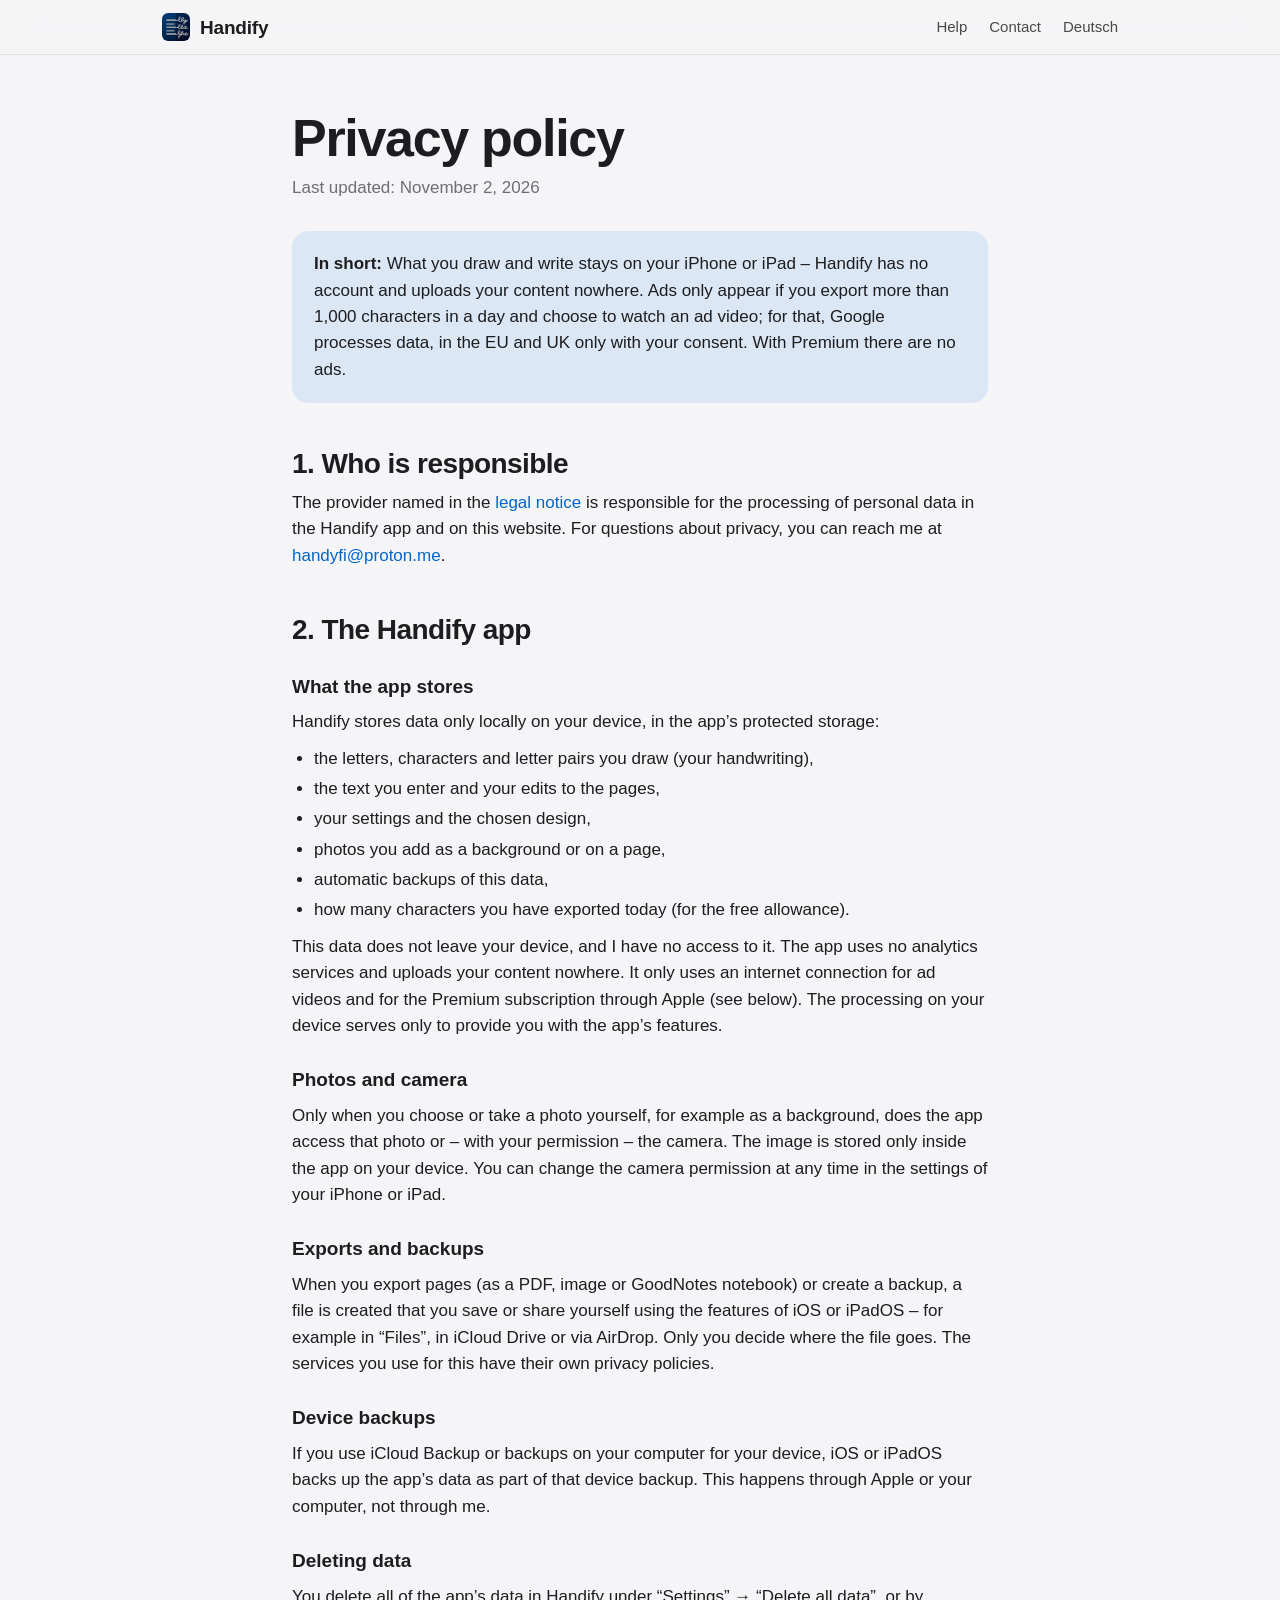
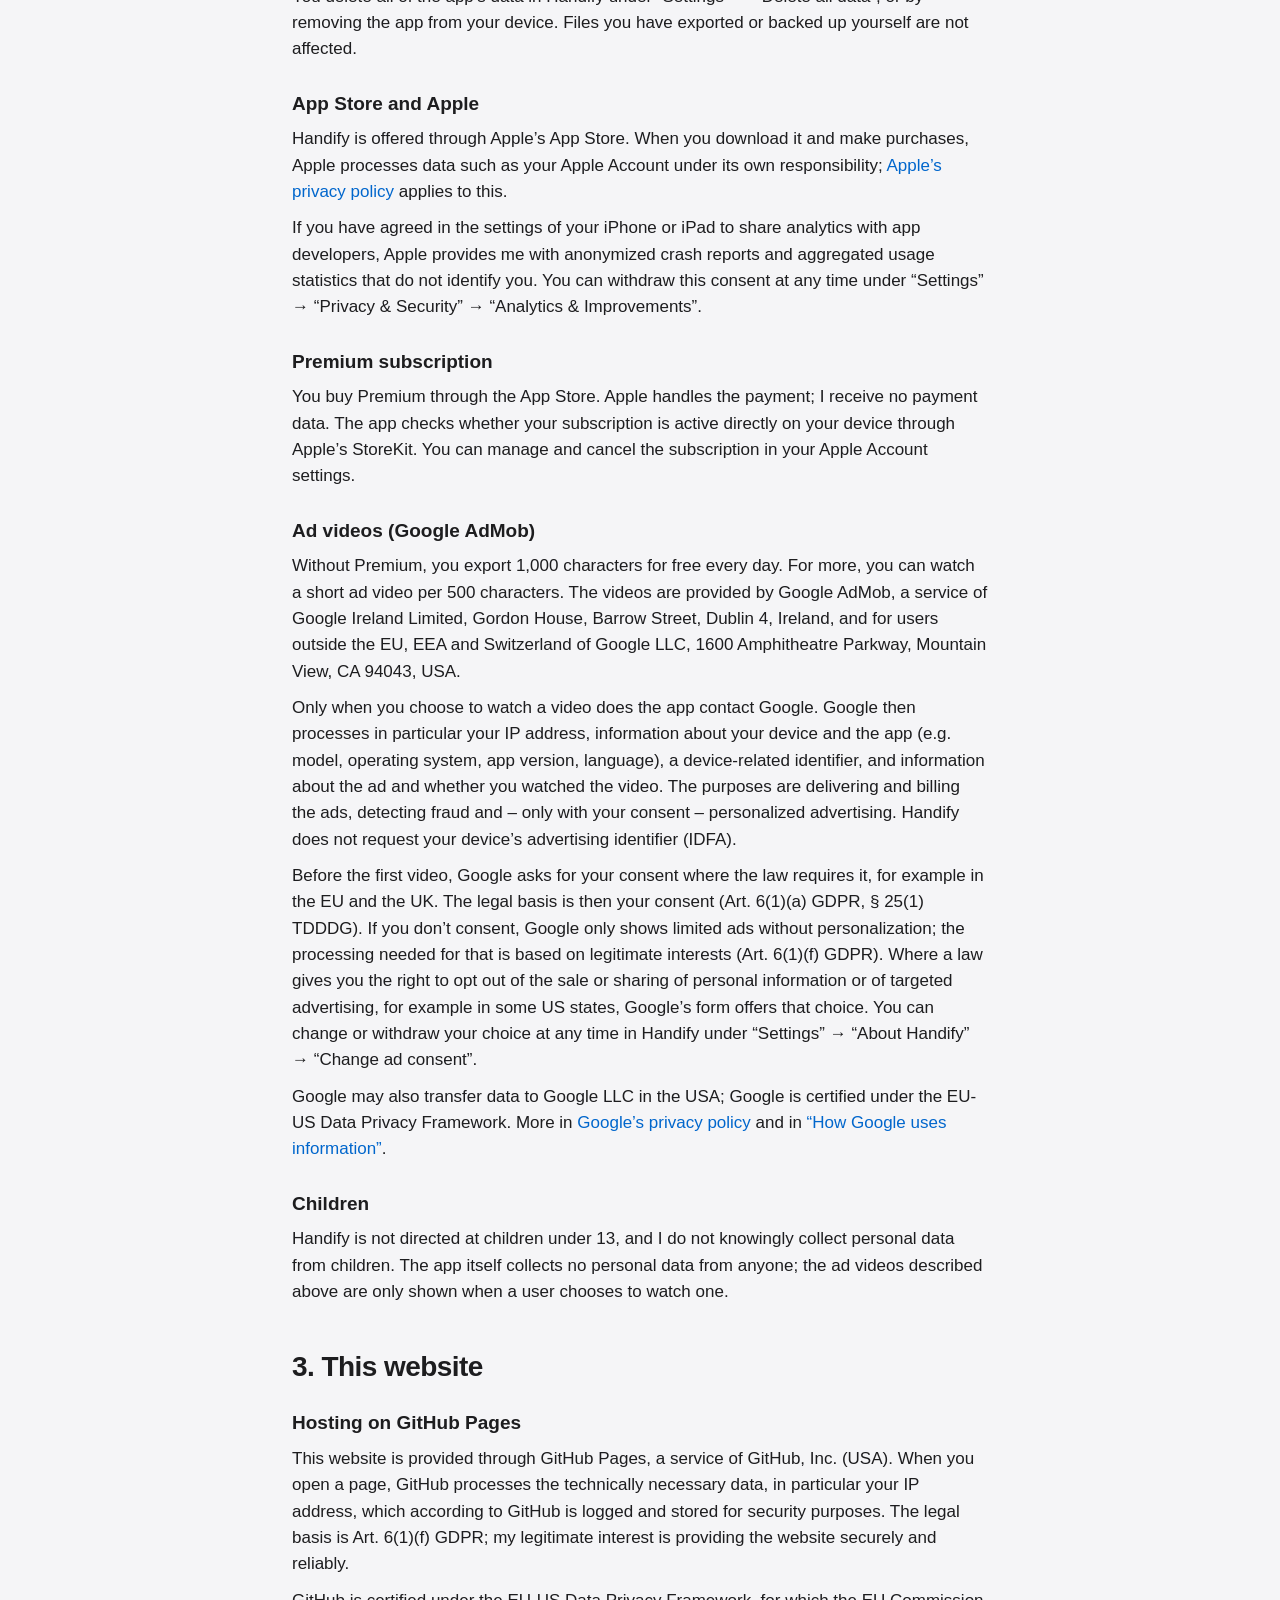
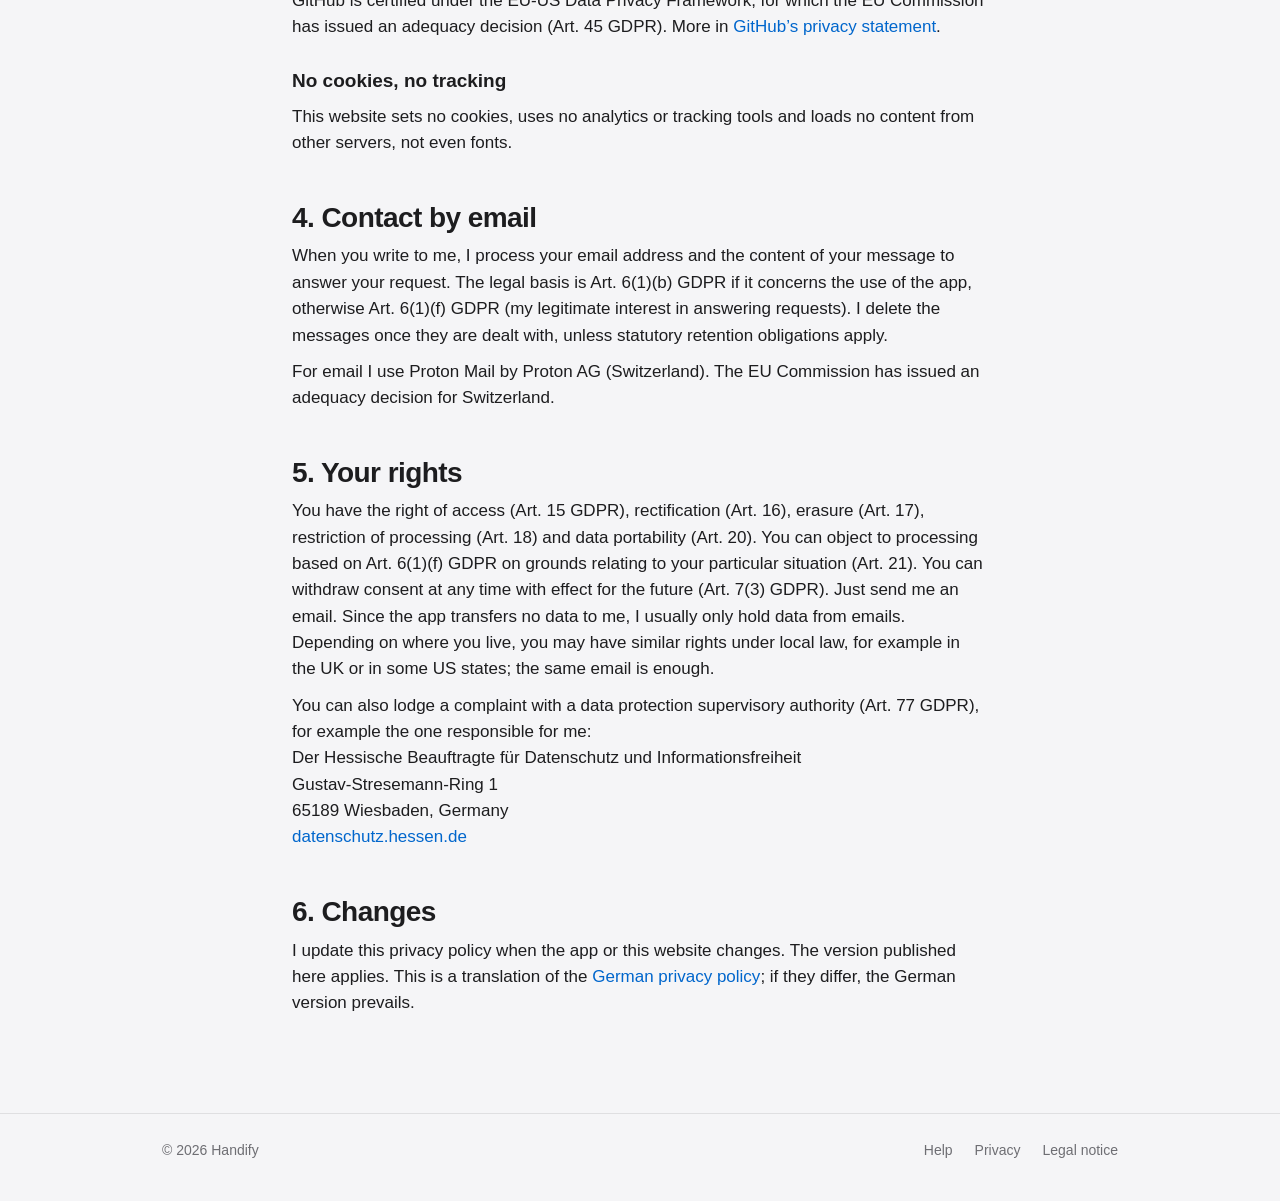
<file: en/privacy/index.html>
<!doctype html>
<html lang="en">
<head>
  <meta charset="utf-8">
  <meta name="viewport" content="width=device-width, initial-scale=1">
  <meta name="robots" content="noindex, noarchive">
  <title>Privacy – Handify</title>
  <meta name="theme-color" content="#f5f5f7" media="(prefers-color-scheme: light)">
  <meta name="theme-color" content="#000000" media="(prefers-color-scheme: dark)">
  <link rel="alternate" hreflang="de" href="https://handifyapp.github.io/datenschutz/">
  <link rel="icon" href="/favicon.svg" type="image/svg+xml">
  <link rel="icon" href="/favicon-32.png" sizes="32x32" type="image/png">
  <link rel="apple-touch-icon" href="/apple-touch-icon.png">
  <link rel="stylesheet" href="/style.css">
</head>
<body>
  <header class="topbar">
    <div class="wrap">
      <a class="brand" href="/en/">
        <img src="/favicon.svg" alt="" width="28" height="28">
        Handify
      </a>
      <nav class="nav" aria-label="Sections">
        <a href="/en/#help">Help</a>
        <a href="/en/#contact">Contact</a>
        <a href="/datenschutz/" hreflang="de" lang="de">Deutsch</a>
      </nav>
    </div>
  </header>

  <main class="wrap legal">
    <h1>Privacy policy</h1>
    <p class="stand">Last updated: November 2, 2026</p>

    <p class="summary"><strong>In short:</strong> What you draw and write stays on your iPhone or iPad – Handify has no account and uploads your content nowhere. Ads only appear if you export more than 1,000 characters in a day and choose to watch an ad video; for that, Google processes data, in the EU and UK only with your consent. With Premium there are no ads.</p>

    <h2>1. Who is responsible</h2>
    <p>The provider named in the <a href="/impressum/" hreflang="de">legal notice</a> is responsible for the processing of personal data in the Handify app and on this website. For questions about privacy, you can reach me at <a href="&#109;&#97;&#105;&#108;&#116;&#111;&#58;&#104;&#97;&#110;&#100;&#121;&#102;&#105;&#64;&#112;&#114;&#111;&#116;&#111;&#110;&#46;&#109;&#101;">&#104;&#97;&#110;&#100;&#121;&#102;&#105;&#64;&#112;&#114;&#111;&#116;&#111;&#110;&#46;&#109;&#101;</a>.</p>

    <h2>2. The Handify app</h2>

    <h3>What the app stores</h3>
    <p>Handify stores data only locally on your device, in the app’s protected storage:</p>
    <ul>
      <li>the letters, characters and letter pairs you draw (your handwriting),</li>
      <li>the text you enter and your edits to the pages,</li>
      <li>your settings and the chosen design,</li>
      <li>photos you add as a background or on a page,</li>
      <li>automatic backups of this data,</li>
      <li>how many characters you have exported today (for the free allowance).</li>
    </ul>
    <p>This data does not leave your device, and I have no access to it. The app uses no analytics services and uploads your content nowhere. It only uses an internet connection for ad videos and for the Premium subscription through Apple (see below). The processing on your device serves only to provide you with the app’s features.</p>

    <h3>Photos and camera</h3>
    <p>Only when you choose or take a photo yourself, for example as a background, does the app access that photo or – with your permission – the camera. The image is stored only inside the app on your device. You can change the camera permission at any time in the settings of your iPhone or iPad.</p>

    <h3>Exports and backups</h3>
    <p>When you export pages (as a PDF, image or GoodNotes notebook) or create a backup, a file is created that you save or share yourself using the features of iOS or iPadOS – for example in “Files”, in iCloud Drive or via AirDrop. Only you decide where the file goes. The services you use for this have their own privacy policies.</p>

    <h3>Device backups</h3>
    <p>If you use iCloud Backup or backups on your computer for your device, iOS or iPadOS backs up the app’s data as part of that device backup. This happens through Apple or your computer, not through me.</p>

    <h3>Deleting data</h3>
    <p>You delete all of the app’s data in Handify under “Settings” → “Delete all data”, or by removing the app from your device. Files you have exported or backed up yourself are not affected.</p>

    <h3>App Store and Apple</h3>
    <p>Handify is offered through Apple’s App Store. When you download it and make purchases, Apple processes data such as your Apple Account under its own responsibility; <a href="https://www.apple.com/legal/privacy/">Apple’s privacy policy</a> applies to this.</p>
    <p>If you have agreed in the settings of your iPhone or iPad to share analytics with app developers, Apple provides me with anonymized crash reports and aggregated usage statistics that do not identify you. You can withdraw this consent at any time under “Settings” → “Privacy &amp; Security” → “Analytics &amp; Improvements”.</p>

    <h3>Premium subscription</h3>
    <p>You buy Premium through the App Store. Apple handles the payment; I receive no payment data. The app checks whether your subscription is active directly on your device through Apple’s StoreKit. You can manage and cancel the subscription in your Apple Account settings.</p>

    <h3>Ad videos (Google AdMob)</h3>
    <p>Without Premium, you export 1,000 characters for free every day. For more, you can watch a short ad video per 500 characters. The videos are provided by Google AdMob, a service of Google Ireland Limited, Gordon House, Barrow Street, Dublin 4, Ireland, and for users outside the EU, EEA and Switzerland of Google LLC, 1600 Amphitheatre Parkway, Mountain View, CA 94043, USA.</p>
    <p>Only when you choose to watch a video does the app contact Google. Google then processes in particular your IP address, information about your device and the app (e.g. model, operating system, app version, language), a device-related identifier, and information about the ad and whether you watched the video. The purposes are delivering and billing the ads, detecting fraud and – only with your consent – personalized advertising. Handify does not request your device’s advertising identifier (IDFA).</p>
    <p>Before the first video, Google asks for your consent where the law requires it, for example in the EU and the UK. The legal basis is then your consent (Art. 6(1)(a) GDPR, § 25(1) TDDDG). If you don’t consent, Google only shows limited ads without personalization; the processing needed for that is based on legitimate interests (Art. 6(1)(f) GDPR). Where a law gives you the right to opt out of the sale or sharing of personal information or of targeted advertising, for example in some US states, Google’s form offers that choice. You can change or withdraw your choice at any time in Handify under “Settings” → “About Handify” → “Change ad consent”.</p>
    <p>Google may also transfer data to Google LLC in the USA; Google is certified under the EU-US Data Privacy Framework. More in <a href="https://policies.google.com/privacy">Google’s privacy policy</a> and in <a href="https://policies.google.com/technologies/partner-sites">“How Google uses information”</a>.</p>

    <h3>Children</h3>
    <p>Handify is not directed at children under 13, and I do not knowingly collect personal data from children. The app itself collects no personal data from anyone; the ad videos described above are only shown when a user chooses to watch one.</p>

    <h2>3. This website</h2>

    <h3>Hosting on GitHub Pages</h3>
    <p>This website is provided through GitHub Pages, a service of GitHub, Inc. (USA). When you open a page, GitHub processes the technically necessary data, in particular your IP address, which according to GitHub is logged and stored for security purposes. The legal basis is Art. 6(1)(f) GDPR; my legitimate interest is providing the website securely and reliably.</p>
    <p>GitHub is certified under the EU-US Data Privacy Framework, for which the EU Commission has issued an adequacy decision (Art. 45 GDPR). More in <a href="https://docs.github.com/en/site-policy/privacy-policies/github-general-privacy-statement">GitHub’s privacy statement</a>.</p>

    <h3>No cookies, no tracking</h3>
    <p>This website sets no cookies, uses no analytics or tracking tools and loads no content from other servers, not even fonts.</p>

    <h2>4. Contact by email</h2>
    <p>When you write to me, I process your email address and the content of your message to answer your request. The legal basis is Art. 6(1)(b) GDPR if it concerns the use of the app, otherwise Art. 6(1)(f) GDPR (my legitimate interest in answering requests). I delete the messages once they are dealt with, unless statutory retention obligations apply.</p>
    <p>For email I use Proton Mail by Proton AG (Switzerland). The EU Commission has issued an adequacy decision for Switzerland.</p>

    <h2>5. Your rights</h2>
    <p>You have the right of access (Art. 15 GDPR), rectification (Art. 16), erasure (Art. 17), restriction of processing (Art. 18) and data portability (Art. 20). You can object to processing based on Art. 6(1)(f) GDPR on grounds relating to your particular situation (Art. 21). You can withdraw consent at any time with effect for the future (Art. 7(3) GDPR). Just send me an email. Since the app transfers no data to me, I usually only hold data from emails. Depending on where you live, you may have similar rights under local law, for example in the UK or in some US states; the same email is enough.</p>
    <p>You can also lodge a complaint with a data protection supervisory authority (Art. 77 GDPR), for example the one responsible for me:</p>
    <address>Der Hessische Beauftragte für Datenschutz und Informationsfreiheit<br>Gustav-Stresemann-Ring 1<br>65189 Wiesbaden, Germany<br><a href="https://datenschutz.hessen.de">datenschutz.hessen.de</a></address>

    <h2>6. Changes</h2>
    <p>I update this privacy policy when the app or this website changes. The version published here applies. This is a translation of the <a href="/datenschutz/" hreflang="de">German privacy policy</a>; if they differ, the German version prevails.</p>
  </main>

  <footer class="footer">
    <div class="wrap">
      <span>© 2026 Handify</span>
      <nav aria-label="Legal">
        <a href="/en/#help">Help</a>
        <a href="/en/privacy/">Privacy</a>
        <a href="/impressum/" hreflang="de">Legal notice</a>
      </nav>
    </div>
  </footer>
</body>
</html>
</file>
<file: style.css>
/* Handify – Website. Systemschriften, keine externen Inhalte. */

:root {
  color-scheme: light dark;
  --bg: #f5f5f7;
  --surface: #ffffff;
  --text: #1d1d1f;
  --text-2: #6e6e73;
  --line: rgba(0, 0, 0, 0.09);
  --accent: #0071e3;
  --accent-text: #0066cc;
  --accent-soft: rgba(0, 113, 227, 0.1);
  --violet: #5856d6;
  --paper: #fffdf8;
  --rule: #d5ddeb;
  --ink: #1d3b8f;
  --shadow: 0 1px 2px rgba(0, 0, 0, 0.04), 0 10px 30px rgba(0, 0, 0, 0.06);
  --radius: 20px;
  --font: -apple-system, BlinkMacSystemFont, "SF Pro Text", "Segoe UI", Roboto, "Helvetica Neue", Arial, sans-serif;
  --font-display: -apple-system, BlinkMacSystemFont, "SF Pro Display", "Segoe UI", Roboto, "Helvetica Neue", Arial, sans-serif;
  --mono: ui-monospace, "SF Mono", Menlo, Consolas, monospace;
}

@media (prefers-color-scheme: dark) {
  :root {
    --bg: #000000;
    --surface: #1c1c1e;
    --text: #f5f5f7;
    --text-2: #a1a1a6;
    --line: rgba(255, 255, 255, 0.12);
    --accent: #0a84ff;
    --accent-text: #2997ff;
    --accent-soft: rgba(10, 132, 255, 0.18);
    --violet: #7d7aff;
    --shadow: 0 0 0 1px rgba(255, 255, 255, 0.06);
  }
}

*,
*::before,
*::after {
  box-sizing: border-box;
}

html {
  -webkit-text-size-adjust: 100%;
  scroll-behavior: smooth;
  scroll-padding-top: 72px;
}

body {
  margin: 0;
  background: var(--bg);
  color: var(--text);
  font: 17px/1.55 var(--font);
  -webkit-font-smoothing: antialiased;
  overflow-x: hidden;
}

a {
  color: var(--accent-text);
  text-decoration: none;
}

a:hover {
  text-decoration: underline;
}

:focus-visible {
  outline: 3px solid var(--accent);
  outline-offset: 3px;
  border-radius: 6px;
}

code {
  font: 0.88em var(--mono);
  background: var(--accent-soft);
  border-radius: 6px;
  padding: 0.1em 0.35em;
  white-space: nowrap;
}

.wrap {
  max-width: 1000px;
  margin: 0 auto;
  padding: 0 22px;
}

/* Kopfzeile */

.topbar {
  position: sticky;
  top: 0;
  z-index: 10;
  background: color-mix(in srgb, var(--bg) 78%, transparent);
  -webkit-backdrop-filter: saturate(180%) blur(20px);
  backdrop-filter: saturate(180%) blur(20px);
  border-bottom: 1px solid var(--line);
}

.topbar .wrap {
  display: flex;
  align-items: center;
  justify-content: space-between;
  height: 54px;
}

.brand {
  display: inline-flex;
  align-items: center;
  gap: 10px;
  color: var(--text);
  font: 600 19px/1 var(--font-display);
  letter-spacing: -0.01em;
}

.brand:hover {
  text-decoration: none;
}

.brand img {
  width: 28px;
  height: 28px;
  flex: none;
}

.nav {
  display: flex;
  gap: 22px;
  font-size: 15px;
}

.nav a {
  color: var(--text);
  opacity: 0.8;
}

.nav a:hover {
  opacity: 1;
  text-decoration: none;
}

/* Startseite */

.hero {
  text-align: center;
  padding: 72px 0 24px;
}

.eyebrow {
  display: inline-block;
  margin: 0 0 20px;
  padding: 6px 14px;
  border-radius: 999px;
  background: var(--accent-soft);
  color: var(--accent-text);
  font-size: 14px;
  font-weight: 600;
}

h1 {
  font: 700 clamp(40px, 7.2vw, 76px) / 1.04 var(--font-display);
  letter-spacing: -0.025em;
  margin: 0;
}

.gradient {
  background: linear-gradient(100deg, var(--accent) 10%, var(--violet) 90%);
  -webkit-background-clip: text;
  background-clip: text;
  color: transparent;
}

.lead {
  max-width: 640px;
  margin: 22px auto 0;
  color: var(--text-2);
  font-size: clamp(19px, 2.3vw, 22px);
  line-height: 1.45;
}

.actions {
  display: flex;
  flex-wrap: wrap;
  justify-content: center;
  gap: 12px;
  margin-top: 32px;
}

.button {
  display: inline-flex;
  align-items: center;
  gap: 8px;
  min-height: 46px;
  padding: 0 24px;
  border-radius: 999px;
  background: var(--accent);
  color: #fff;
  font-size: 17px;
  font-weight: 500;
}

.button:hover {
  text-decoration: none;
  filter: brightness(1.08);
}

.button.secondary {
  background: var(--accent-soft);
  color: var(--accent-text);
}

.button svg {
  width: 20px;
  height: 20px;
}

/* Getippt -> geschrieben */

.demo {
  display: grid;
  grid-template-columns: minmax(0, 0.8fr) auto minmax(0, 1.2fr);
  align-items: center;
  gap: 22px;
  margin: 64px auto 0;
  max-width: 900px;
  text-align: left;
}

.demo-label {
  margin: 0 0 10px 4px;
  color: var(--text-2);
  font-size: 13px;
  font-weight: 600;
  letter-spacing: 0.06em;
  text-transform: uppercase;
}

.typed {
  background: var(--surface);
  border-radius: var(--radius);
  box-shadow: var(--shadow);
  padding: 22px 24px;
  font-size: 17px;
  line-height: 1.6;
}

.typed p {
  margin: 0;
}

.caret {
  display: inline-block;
  width: 2px;
  height: 1.15em;
  margin-left: 1px;
  vertical-align: -0.2em;
  background: var(--accent);
}

.arrow {
  color: var(--text-2);
  opacity: 0.7;
}

.arrow svg {
  display: block;
  width: 34px;
  height: 34px;
}

.paper {
  background: var(--paper);
  border-radius: 6px;
  box-shadow: 0 1px 2px rgba(0, 0, 0, 0.06), 0 18px 40px rgba(0, 0, 0, 0.12);
  transform: rotate(-1deg);
  overflow: hidden;
}

.paper svg {
  display: block;
  width: 100%;
  height: auto;
}

.paper .rule {
  stroke: var(--rule);
  stroke-width: 0.8;
}

.ink path {
  fill: none;
  stroke: var(--ink);
  stroke-width: 1.7;
  stroke-linecap: round;
  stroke-linejoin: round;
}

@media (prefers-reduced-motion: no-preference) {
  .caret {
    animation: blink 1.1s steps(1) infinite;
  }

  .ink .w {
    stroke-dasharray: var(--len);
    stroke-dashoffset: var(--len);
    animation: write var(--t) linear var(--d) forwards;
  }

  .ink .dot {
    opacity: 0;
    animation: appear 0.2s ease var(--d) forwards;
  }
}

@keyframes blink {
  50% {
    opacity: 0;
  }
}

@keyframes write {
  to {
    stroke-dashoffset: 0;
  }
}

@keyframes appear {
  to {
    opacity: 1;
  }
}

/* Abschnitte */

.section {
  padding: 88px 0 0;
}

.section-head {
  text-align: center;
  max-width: 660px;
  margin: 0 auto 40px;
}

h2 {
  font: 700 clamp(30px, 4.6vw, 44px) / 1.1 var(--font-display);
  letter-spacing: -0.02em;
  margin: 0;
}

.section-head p {
  margin: 14px 0 0;
  color: var(--text-2);
  font-size: 19px;
}

.features {
  display: grid;
  grid-template-columns: repeat(3, minmax(0, 1fr));
  gap: 18px;
}

.card {
  background: var(--surface);
  border-radius: var(--radius);
  box-shadow: var(--shadow);
  padding: 26px 24px 24px;
}

.icon {
  display: grid;
  place-items: center;
  width: 44px;
  height: 44px;
  border-radius: 12px;
  background: var(--accent-soft);
  color: var(--accent);
  margin-bottom: 16px;
}

.icon svg,
.privacy-icon svg {
  width: 24px;
  height: 24px;
  fill: none;
  stroke: currentColor;
  stroke-width: 1.8;
  stroke-linecap: round;
  stroke-linejoin: round;
}

.card h3 {
  margin: 0 0 6px;
  font: 600 19px/1.3 var(--font-display);
}

.card p {
  margin: 0;
  color: var(--text-2);
  font-size: 16px;
}

/* Daten bleiben auf dem Gerät */

.privacy {
  display: grid;
  grid-template-columns: auto 1fr;
  gap: 28px;
  align-items: center;
  margin-top: 88px;
  padding: 40px;
  border-radius: 28px;
  background: linear-gradient(135deg, #0b2a5c, #2c2470);
  color: #fff;
}

.privacy-icon {
  display: grid;
  place-items: center;
  width: 84px;
  height: 84px;
  border-radius: 24px;
  background: rgba(255, 255, 255, 0.12);
}

.privacy-icon svg {
  width: 42px;
  height: 42px;
  stroke-width: 1.6;
}

.privacy h2 {
  font-size: clamp(26px, 3.6vw, 34px);
}

.privacy p {
  margin: 10px 0 0;
  color: rgba(255, 255, 255, 0.82);
  font-size: 18px;
}

.chips {
  display: flex;
  flex-wrap: wrap;
  gap: 8px;
  margin: 18px 0 0;
  padding: 0;
  list-style: none;
}

.chips li {
  padding: 5px 13px;
  border-radius: 999px;
  background: rgba(255, 255, 255, 0.14);
  font-size: 15px;
  font-weight: 500;
}

.privacy a {
  color: #fff;
  text-decoration: underline;
  text-underline-offset: 3px;
}

/* Hilfe */

.faq {
  max-width: 760px;
  margin: 0 auto;
  background: var(--surface);
  border-radius: var(--radius);
  box-shadow: var(--shadow);
  overflow: hidden;
}

.faq details + details {
  border-top: 1px solid var(--line);
}

.faq summary {
  display: flex;
  align-items: center;
  justify-content: space-between;
  gap: 16px;
  padding: 18px 22px;
  font-size: 18px;
  font-weight: 600;
  cursor: pointer;
  list-style: none;
}

.faq summary::-webkit-details-marker {
  display: none;
}

.faq summary svg {
  flex: none;
  width: 18px;
  height: 18px;
  fill: none;
  stroke: var(--text-2);
  stroke-width: 2.2;
  stroke-linecap: round;
  stroke-linejoin: round;
  transition: transform 0.2s ease;
}

.faq details[open] summary svg {
  transform: rotate(90deg);
}

.faq .answer {
  padding: 0 22px 20px;
  color: var(--text-2);
}

.faq .answer p {
  margin: 0;
}

.faq .answer p + p {
  margin-top: 10px;
}

/* Kontakt */

.contact {
  max-width: 760px;
  margin: 0 auto;
  text-align: center;
  background: var(--surface);
  border-radius: var(--radius);
  box-shadow: var(--shadow);
  padding: 40px 26px;
}

.contact h2 {
  font-size: clamp(28px, 4vw, 36px);
}

.contact p {
  margin: 12px auto 0;
  max-width: 520px;
  color: var(--text-2);
}

.contact .button {
  margin-top: 24px;
}

.contact .note {
  font-size: 15px;
}

/* Fußzeile */

.footer {
  margin-top: 96px;
  padding: 26px 0 40px;
  border-top: 1px solid var(--line);
  color: var(--text-2);
  font-size: 14px;
}

.footer .wrap {
  display: flex;
  flex-wrap: wrap;
  gap: 8px 24px;
  justify-content: space-between;
}

.footer nav {
  display: flex;
  gap: 22px;
}

.footer a {
  color: var(--text-2);
}

/* Rechtstexte */

.legal {
  max-width: 740px;
  padding-top: 56px;
}

.legal h1 {
  font-size: clamp(36px, 6vw, 52px);
}

.legal .stand {
  margin: 10px 0 0;
  color: var(--text-2);
}

.legal .summary {
  margin: 30px 0 0;
  padding: 20px 22px;
  border-radius: 16px;
  background: var(--accent-soft);
}

.legal h2 {
  font-size: clamp(24px, 3.4vw, 28px);
  margin: 46px 0 0;
}

.legal h3 {
  font: 600 19px/1.35 var(--font-display);
  margin: 28px 0 0;
}

.legal p,
.legal ul {
  margin: 10px 0 0;
}

.legal ul {
  padding-left: 22px;
}

.legal li + li {
  margin-top: 4px;
}

.legal address {
  font-style: normal;
}

.english {
  margin-top: 56px;
  padding-top: 8px;
  border-top: 1px solid var(--line);
}

/* Schmale Bildschirme */

@media (max-width: 860px) {
  .features {
    grid-template-columns: repeat(2, minmax(0, 1fr));
  }

  .demo {
    grid-template-columns: minmax(0, 1fr);
    max-width: 560px;
    gap: 16px;
  }

  .arrow {
    justify-self: center;
    transform: rotate(90deg);
  }
}

@media (max-width: 600px) {
  .wrap {
    padding: 0 16px;
  }

  .nav {
    gap: 16px;
  }

  .hero {
    padding-top: 48px;
  }

  .demo {
    margin-top: 48px;
  }

  .section {
    padding-top: 72px;
  }

  .features {
    grid-template-columns: minmax(0, 1fr);
  }

  .privacy {
    grid-template-columns: minmax(0, 1fr);
    gap: 20px;
    padding: 28px 22px;
    margin-top: 72px;
  }

  .privacy-icon {
    width: 64px;
    height: 64px;
    border-radius: 18px;
  }

  .faq summary {
    padding: 16px 18px;
    font-size: 17px;
  }

  .faq .answer {
    padding: 0 18px 18px;
  }

  .footer .wrap {
    flex-direction: column;
  }
}
</file>
